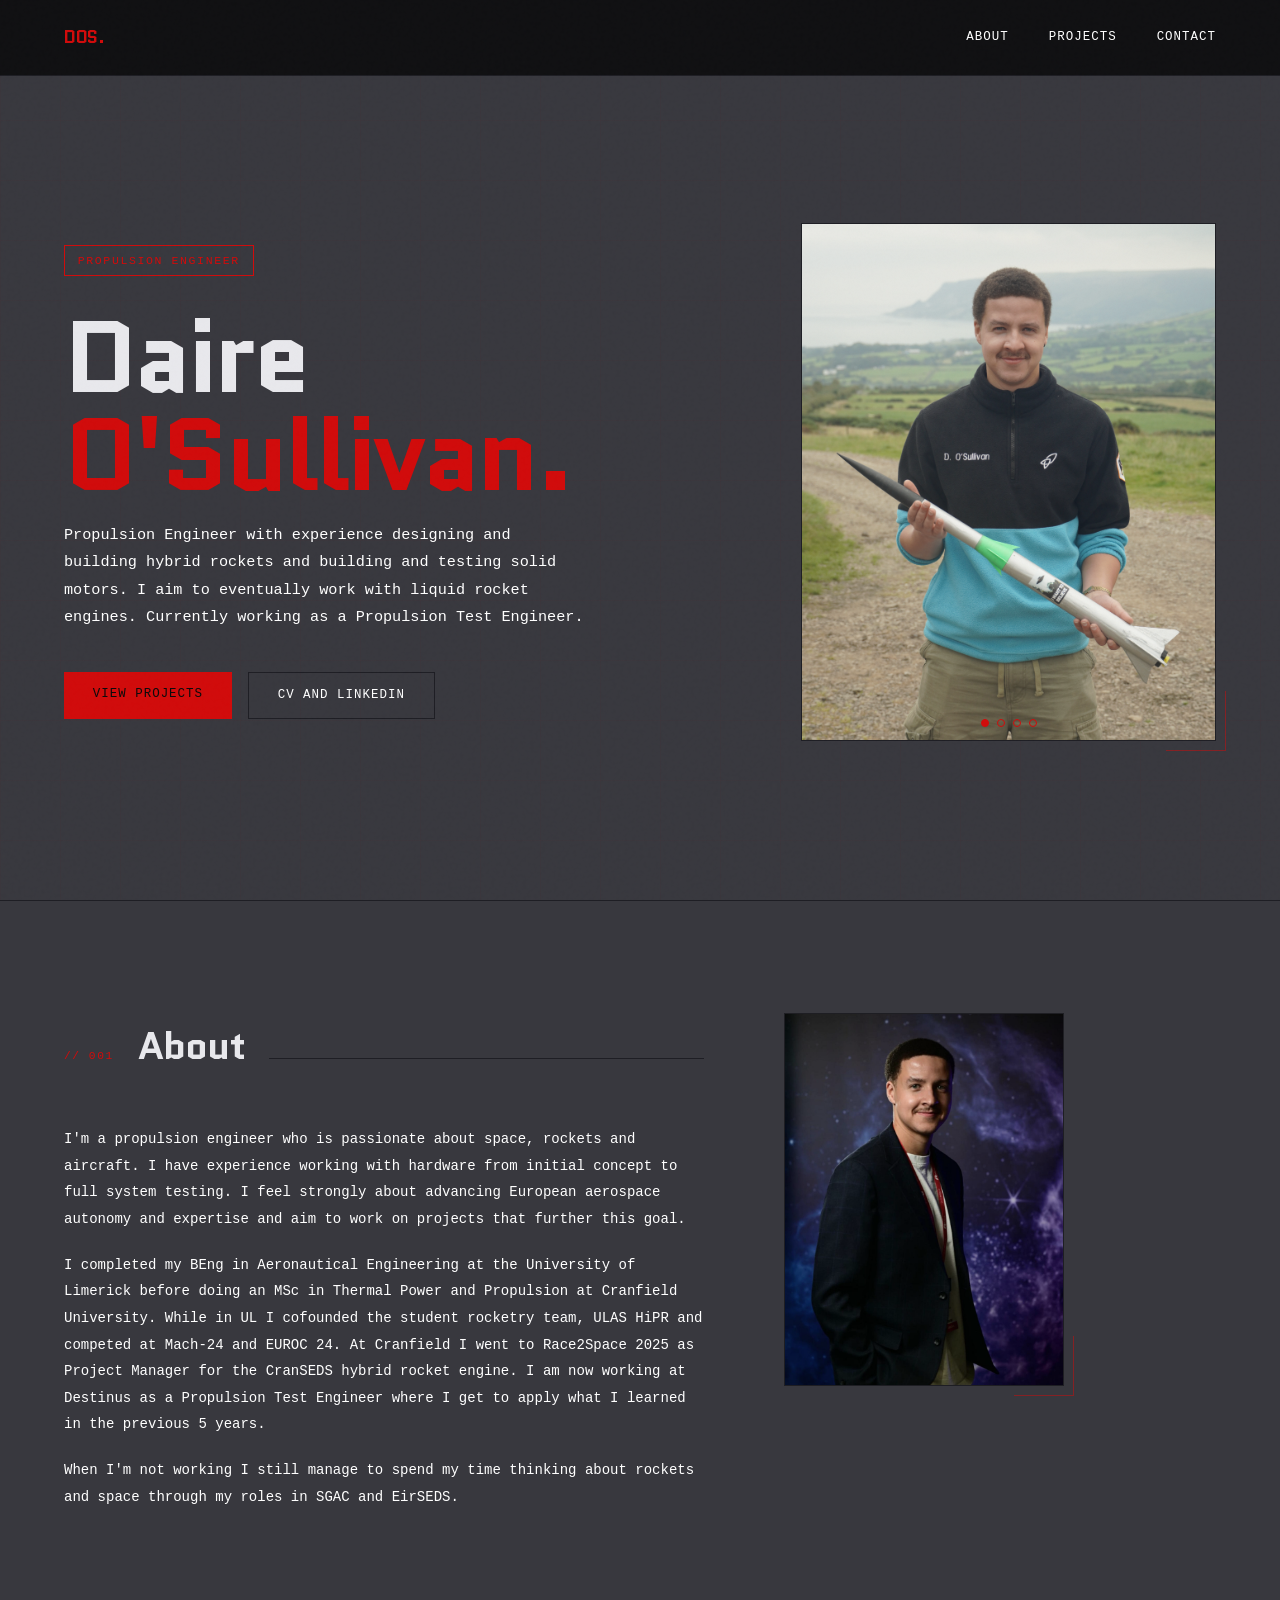
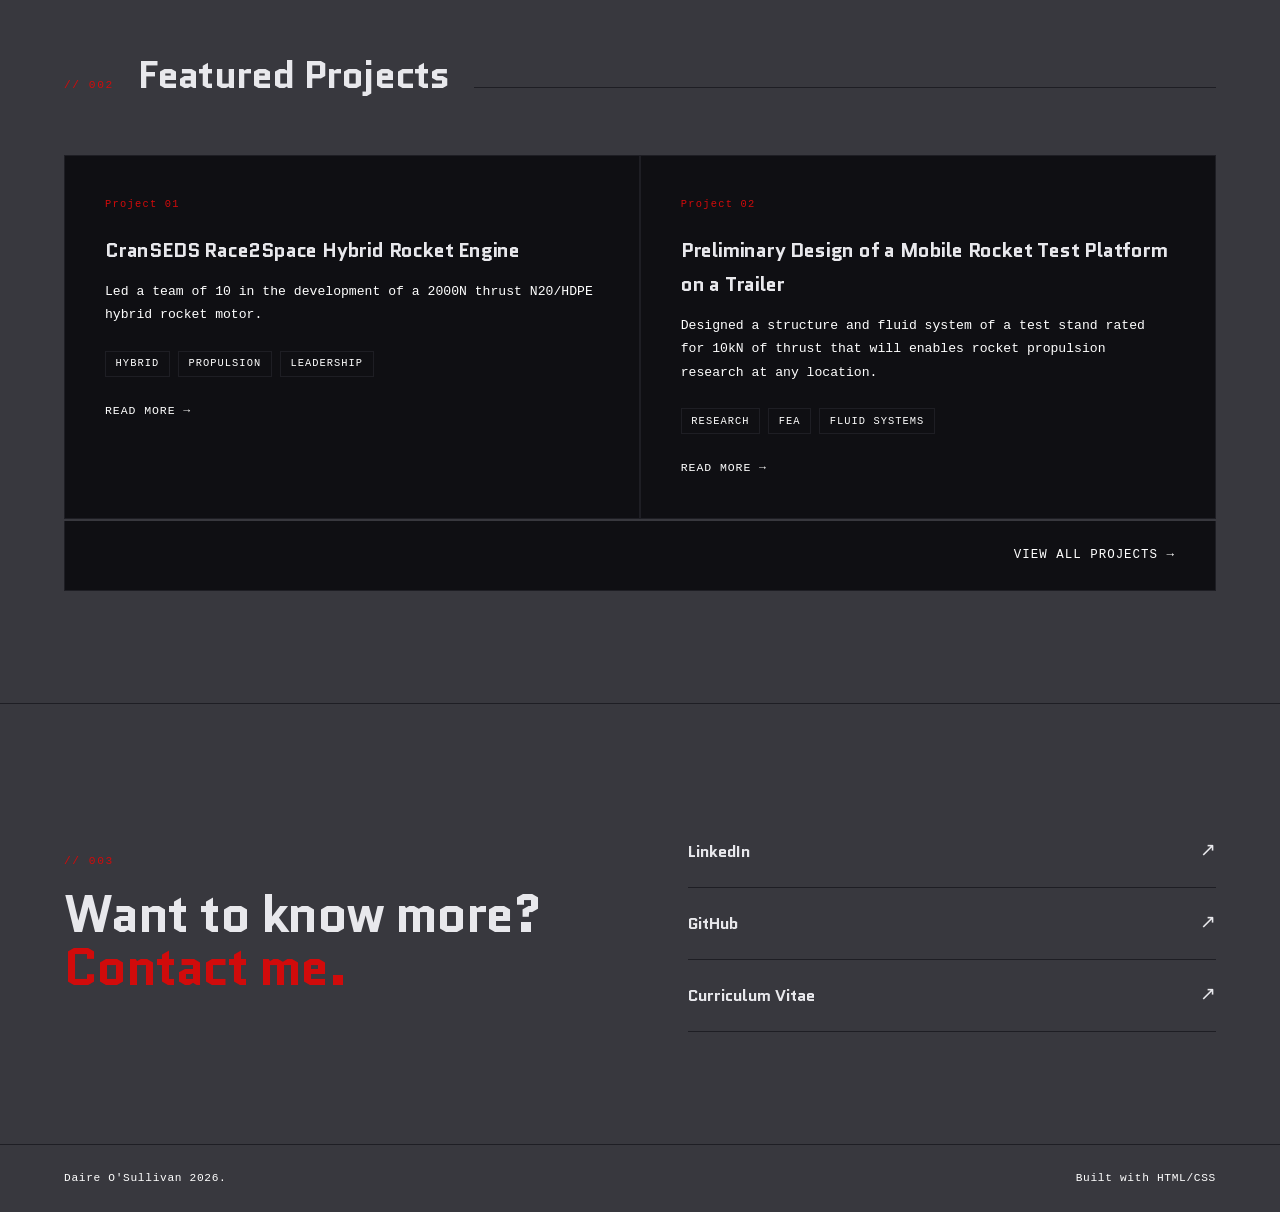
<file: index.html>
<!DOCTYPE html>
<html lang="en">
<head>
  <meta charset="UTF-8" />
  <meta name="viewport" content="width=device-width, initial-scale=1.0"/>
  <title>Daire O'Sullivan — Propulsion Engineer</title>
  <link rel="preconnect" href="https://fonts.googleapis.com">
  <link href="https://fonts.googleapis.com/css2?family=Orbitron:wght@400..900&family=Quantico:ital,wght@0,400;0,700;1,400;1,700&display=swap" rel="stylesheet">
  <link rel="stylesheet" href="style.css">
  <link rel="icon" type="image/png" href="favicon.png">
  <style>
    /* HERO */
    .hero {
      min-height: 100vh;
      display: flex;
      align-items: center;
      padding: 4rem 4rem 0;
      position: relative;
      z-index: 1;
      overflow: visible;
    }

    .hero-inner { max-width: 900px; overflow: visible; }

    .hero-tag {
      display: inline-block;
      font-size: 0.72rem;
      letter-spacing: 0.14em;
      text-transform: uppercase;
      color: var(--accent);
      border: 1px solid var(--accent);
      padding: 0.3rem 0.8rem;
      margin-bottom: 2rem;
      animation: fadeUp 0.6s ease both;
    }

    .hero-name {
      font-family: 'Quantico', sans-serif;
      font-size: clamp(3.5rem, 8vw, 7rem);
      font-weight: 800;
      line-height: 0.95;
      letter-spacing: -0.03em;
      color: var(--text);
      margin-bottom: 1.2rem;
      animation: fadeUp 0.6s 0.1s ease both;
    }

    .hero-name span { color: var(--accent); display: block; }

    .hero-sub {
      font-size: 0.95rem;
      color: var(--muted);
      max-width: 520px;
      line-height: 1.8;
      margin-bottom: 2.5rem;
      animation: fadeUp 0.6s 0.2s ease both;
    }

    .hero-cta {
      display: flex;
      gap: 1rem;
      flex-wrap: wrap;
      animation: fadeUp 0.6s 0.3s ease both;
    }

    /* ABOUT */
    .about {
      padding: 7rem 4rem;
      position: relative;
      z-index: 1;
      border-top: 1px solid var(--border);
      
    }

    .about-inner {
  display: grid;
  grid-template-columns: 1fr 280px;
  gap: 5rem;
  align-items: start;
  max-width: 1000px;
}

@media (max-width: 768px) {
  .about-inner {
    grid-template-columns: 1fr;
    gap: 2rem;
  }
  .about-photo-wrap {
    max-width: 200px;
    margin: 0 auto;
  }
}

    .about-text p {
      color: var(--muted);
      margin-bottom: 1.2rem;
      line-height: 1.9;
    }

    .about-text p strong {
      color: var(--text);
      font-weight: 500;
    }

    .about-photo-wrap 
    { 
      position: relative; 
    }

    .about-photo {
      width: 100%;
      aspect-ratio: 3/4;
      object-fit: cover;
      display: block;
      border: 1px solid var(--border);
      filter: grayscale(20%);
    }

    .about-photo-wrap::after {
      content: '';
      position: absolute;
      bottom: -10px; right: -10px;
      width: 60px; height: 60px;
      border-right: 1px solid var(--accent);
      border-bottom: 1px solid var(--accent);
      opacity: 0.5;
    }

    /* FEATURED PROJECTS */
    .featured {
      padding: 0 4rem 7rem;
      position: relative;
      z-index: 1;
    }

    .featured-footer {
      margin-top: 1.5px;
      background: var(--card-bg);
      border: 1.5px solid var(--border);
      border-top: none;
      padding: 1.5rem 2.5rem;
      display: flex;
      justify-content: flex-end;
    }

    .view-all {
      font-size: 0.78rem;
      letter-spacing: 0.08em;
      text-transform: uppercase;
      color: var(--muted);
      text-decoration: none;
      display: flex;
      align-items: center;
      gap: 0.5rem;
      transition: color 0.2s;
    }

    .view-all:hover { color: var(--accent); }

    /* CONTACT */
    .contact {
      padding: 7rem 4rem;
      border-top: 1px solid var(--border);
      display: grid;
      grid-template-columns: 1fr 1fr;
      gap: 6rem;
      align-items: center;
      position: relative;
      z-index: 1;
    }

    .contact-headline {
      font-family: 'Quantico', sans-serif;
      font-size: clamp(2.2rem, 4vw, 3.5rem);
      font-weight: 800;
      letter-spacing: -0.03em;
      line-height: 1.05;
    }

    .contact-headline span { color: var(--accent); }

    .contact-links { display: flex; flex-direction: column; }

    .contact-item {
      display: flex;
      justify-content: space-between;
      align-items: center;
      padding: 1.2rem 0;
      border-bottom: 1px solid var(--border);
      text-decoration: none;
      color: var(--text);
      transition: all 0.2s;
    }

    .contact-item:hover { color: var(--accent); }

    .contact-item-label {
      font-size: 0.72rem;
      letter-spacing: 0.1em;
      text-transform: uppercase;
      color: var(--muted);
      margin-bottom: 0.2rem;
    }

    .contact-item:hover .contact-item-label { color: var(--accent); }

    .contact-item-value {
      font-family: 'Quantico', sans-serif;
      font-size: 1rem;
      font-weight: 600;
    }

    .arrow {
      font-size: 1.2rem;
      transition: transform 0.2s;
    }

    .contact-item:hover .arrow { transform: translate(4px, -4px); }

    @media (max-width: 768px) {
      .hero { padding: 8rem 1.5rem 4rem; min-height: auto; }
      .about { padding: 4rem 1.5rem; }
      .featured { padding: 0 1.5rem 4rem; }
      .contact { padding: 4rem 1.5rem; grid-template-columns: 1fr; gap: 3rem; }
    }
  </style>
</head>
<body>

  <nav>
    <a href="index.html" class="nav-logo">DOS.</a>
    <ul class="nav-links">
      <li><a href="#about">About</a></li>
      <li><a href="projects-home.html">Projects</a></li>
      <li><a href="#contact">Contact</a></li>
    </ul>
  </nav>

  <!-- HERO -->
  <section class="hero">
    <div class="hero-inner">
      <div class="hero-tag">Propulsion Engineer</div>
      <h1 class="hero-name">
        Daire<br>
        <span>O'Sullivan.</span>
      </h1>
      <p class="hero-sub">
        Propulsion Engineer with experience designing and building hybrid rockets and building and testing solid motors. I aim to eventually work with liquid rocket engines. 
        Currently working as a Propulsion Test Engineer.
      </p>
      <div class="hero-cta">
        <a href="projects-home.html" class="btn btn-primary">View Projects</a>
        <a href="#contact" class="btn btn-outline">CV and LinkedIn</a>
      </div>
    </div>
    <div class="hero-slideshow-wrap">
  <div class="hero-slideshow">
    <figure class="slide"><img src="pics/hold_rocket.JPG" alt="Holding 'I Want To Believe' in Cushendall"></figure>
    <figure class="slide"><img src="pics/poster_pic.jpg" alt="Presenting at the UK Space Conference" loading="lazy"></figure>
    <figure class="slide"><img src="pics/man_and_hybrid.jpg" alt="Posing next to Churro="lazy"></figure>
    <figure class="slide"><img src="pics/r2s_presentation.jpg" alt="Presenting at the Race2Space symposium="lazy"></figure>
    <div class="slide-dots"></div>
  </div>
</div>
  </section>

  <!-- ABOUT -->
  <section class="about" id="about">
  <div class="about-inner">
    <div>
      <div class="section-header reveal">
        <span class="section-label">// 001</span>
        <h2 class="section-title">About</h2>
        <div class="section-line"></div>
      </div>
      <div class="about-text reveal">
        <p>
          I'm a propulsion engineer who is passionate about space, rockets and aircraft.
          I have experience working with hardware from initial concept to full system testing.
          I feel strongly about advancing European aerospace autonomy and expertise and aim to work on projects that further this goal.
        </p>
        <p>
          I completed my BEng in Aeronautical Engineering at the University of Limerick before doing an MSc in Thermal Power and Propulsion at Cranfield University.
          While in UL I cofounded the student rocketry team, ULAS HiPR and competed at Mach-24 and EUROC 24. 
          At Cranfield I went to Race2Space 2025 as Project Manager for the CranSEDS hybrid rocket engine. 
          I am now working at Destinus as a Propulsion Test Engineer where I get to apply what I learned in the previous 5 years.
        </p>
        <p>
          When I'm not working I still manage to spend my time thinking about rockets and space through my roles in SGAC and EirSEDS.
        </p>
      </div>
    </div>
    <div class="about-photo-wrap reveal">
      <img src="photo.jpg" alt="Daire O'Sullivan" class="about-photo">
    </div>
  </div>
</section>

  <!-- FEATURED PROJECTS -->
  <section class="featured" id="projects">
    <div class="section-header reveal">
      <span class="section-label">// 002</span>
      <h2 class="section-title">Featured Projects</h2>
      <div class="section-line"></div>
    </div>

    <div class="projects-grid">
      <a href="project-hybrid.html" class="project-card reveal">
        <span class="project-index">Project 01</span>
        <h3 class="project-title">CranSEDS Race2Space Hybrid Rocket Engine</h3>
        <p class="project-desc">
          Led a team of 10 in the development of a 2000N thrust N20/HDPE hybrid rocket motor.
        </p>
        <div class="project-tags">
          <span class="tag">Hybrid</span>
          <span class="tag">Propulsion</span>
          <span class="tag">Leadership</span>
        </div>
        <span class="project-more">Read more →</span>
      </a>

      <a href="project-test stand.html" class="project-card reveal">
        <span class="project-index">Project 02</span>
        <h3 class="project-title"> Preliminary Design of a Mobile Rocket Test Platform on a Trailer</h3>
        <p class="project-desc">
          Designed a structure and fluid system of a test stand rated for 10kN of thrust that will enables rocket propulsion research at any location. 
        </p>
        <div class="project-tags">
          <span class="tag">Research</span>
          <span class="tag">FEA</span>
          <span class="tag">Fluid Systems</span>
        </div>
        <span class="project-more">Read more →</span>
      </a>
    </div>

    <div class="featured-footer">
      <a href="projects-home.html" class="view-all">View all projects →</a>
    </div>
  </section>

  <!-- CONTACT -->
  <section class="contact" id="contact">
    <div class="reveal">
      <div class="section-label" style="margin-bottom:1rem">// 003</div>
      <h2 class="contact-headline">
        Want to know more?<br>
        <span>Contact me.</span>
      </h2>
    </div>
    <div class="contact-links reveal">
      <!--<a href="mailto:you@email.com" class="contact-item">
        <div>
          <div class="contact-item-label">Email</div>
          <div class="contact-item-value">you@email.com</div>
        </div>
        <span class="arrow">↗</span>
      </a>-->
      <a href="https://www.linkedin.com/in/daire-o-sullivan-aeronautical/" class="contact-item" target="_blank">
        <div>
          <div class="contact-item-value">LinkedIn</div>
          <!--<div class="contact-item-value">https://www.linkedin.com/in/daire-o-sullivan-aeronautical/</div>-->
        </div>
        <span class="arrow">↗</span>
      </a>
      <a href="https://github.com/djos42" class="contact-item" target="_blank">
        <div>
          <div class="contact-item-value">GitHub</div>
          <!--<div class="contact-item-value">github.com/yourusername</div>-->
        </div>
        <span class="arrow">↗</span>
      </a>
      <a href="documents\DOS CV October 2026.pdf" class="contact-item" target="_blank">
        <div>
          <div class="contact-item-value">Curriculum Vitae</div>
          <!--<div class="contact-item-value">Download PDF</div>-->
        </div>
        <span class="arrow">↗</span>
      </a>
    </div>
  </section>

  <footer>
    <p>Daire O'Sullivan 2026.</p>
    <p>Built with HTML/CSS </p>
  </footer>

  <script>
    const reveals = document.querySelectorAll('.reveal');
    const observer = new IntersectionObserver((entries) => {
      entries.forEach((entry, i) => {
        if (entry.isIntersecting) {
          setTimeout(() => entry.target.classList.add('visible'), i * 80);
          observer.unobserve(entry.target);
        }
      });
    }, { threshold: 0.1 });
    reveals.forEach(el => observer.observe(el));

    const slides = document.querySelectorAll('.hero-slideshow .slide');
const dotsWrap = document.querySelector('.slide-dots');
const wrap = document.querySelector('.hero-slideshow-wrap');
let current = 0, timer;

slides.forEach((_, i) => {
  const b = document.createElement('button');
  b.setAttribute('aria-label', 'Show slide ' + (i + 1));
  b.addEventListener('click', () => { show(i); stop(); start(); });
  dotsWrap.appendChild(b);
});
const dots = dotsWrap.querySelectorAll('button');

function show(i) {
  slides[current].classList.remove('active');
  dots[current].classList.remove('active');
  current = i;
  slides[current].classList.add('active');
  dots[current].classList.add('active');
}
function start() {
  if (!window.matchMedia('(prefers-reduced-motion: reduce)').matches) {
    timer = setInterval(() => show((current + 1) % slides.length), 5000);
  }
}
function stop() { clearInterval(timer); }

wrap.addEventListener('mouseenter', stop);
wrap.addEventListener('mouseleave', start);

show(0);
start();
  </script>

</body>
</html>
</file>
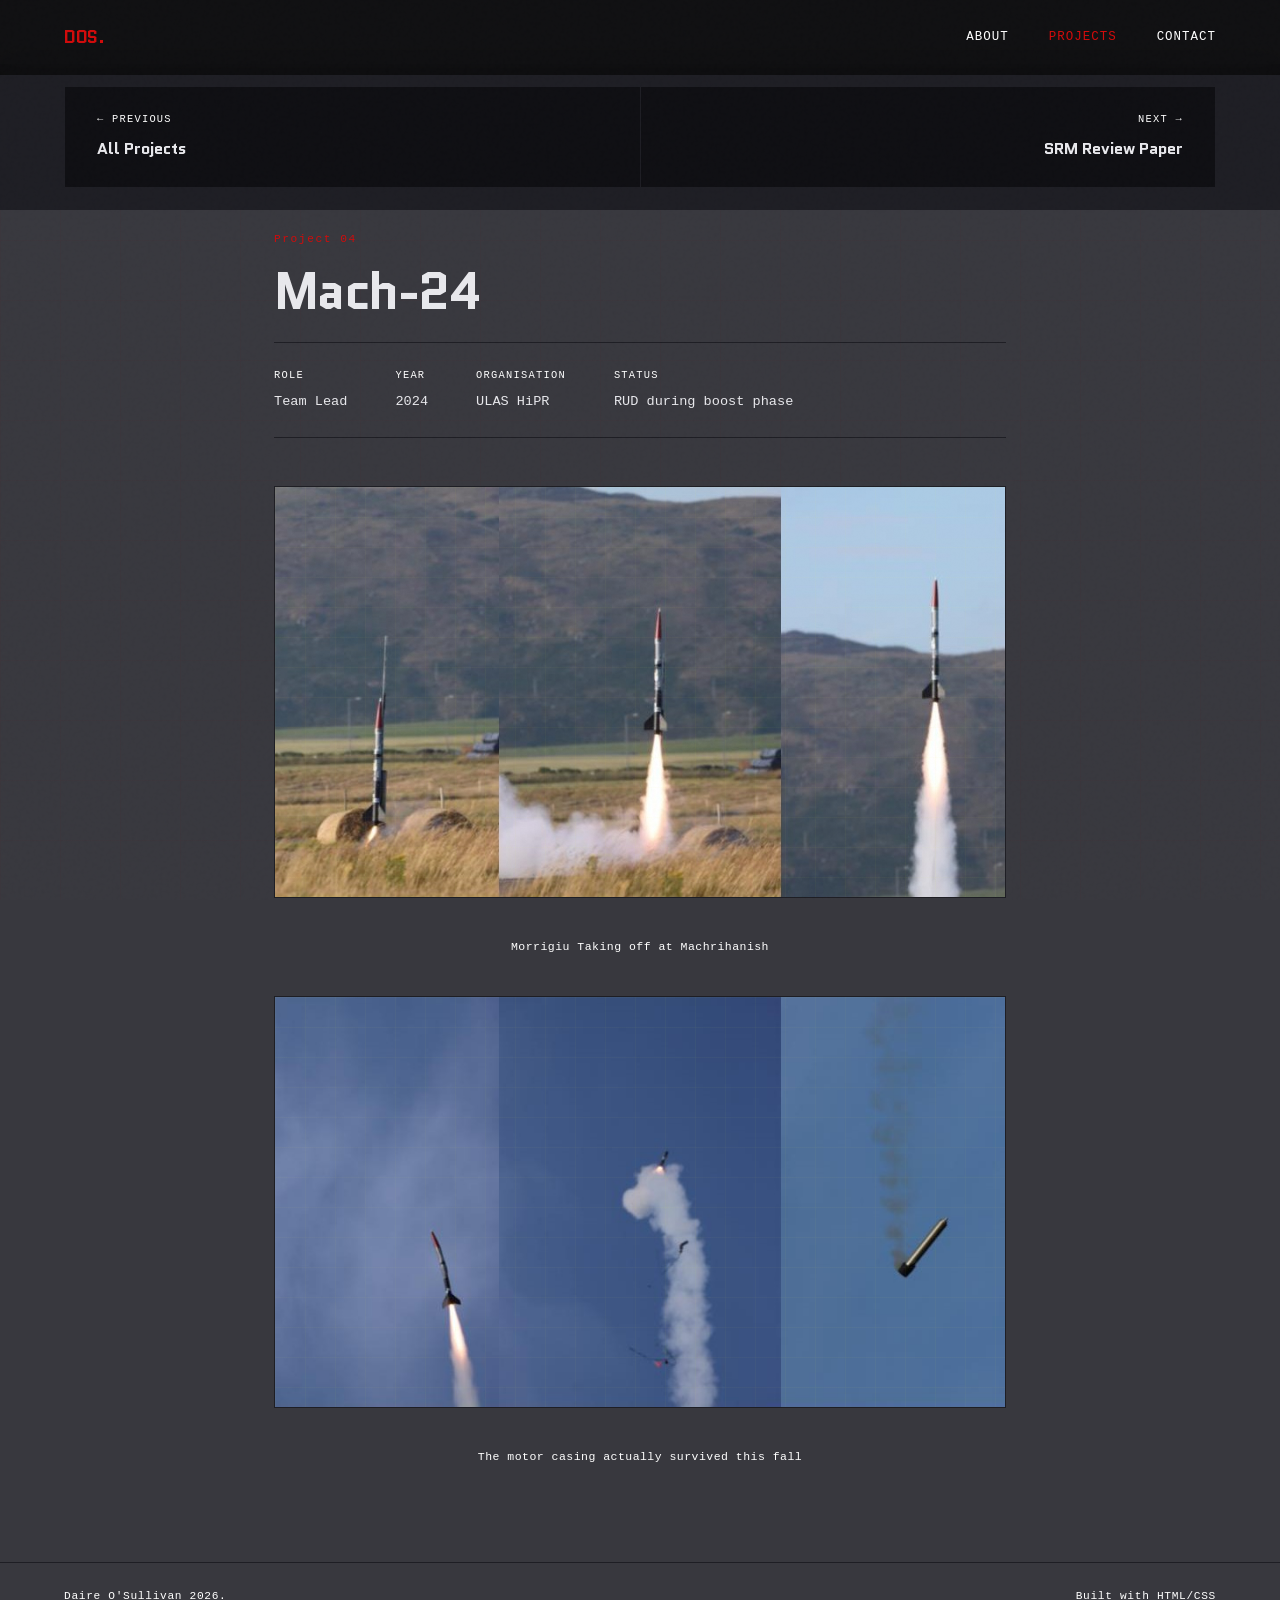
<file: project-believe.html>
<!DOCTYPE html>
<html lang="en">
<head>
  <meta charset="UTF-8" />
  <meta name="viewport" content="width=device-width, initial-scale=1.0"/>
  <title>Daire O'Sullivan — Propulsion Engineer</title>
  <link rel="preconnect" href="https://fonts.googleapis.com">
  <link href="https://fonts.googleapis.com/css2?family=Orbitron:wght@400..900&family=Quantico:ital,wght@0,400;0,700;1,400;1,700&display=swap" rel="stylesheet">
  <link rel="stylesheet" href="style.css">
  <link rel="icon" type="image/png" href="favicon.png">
  <style>
    .project-page {
      position: relative;
      z-index: 1;
      max-width: 860px;
      margin: 0 auto;
      padding: 10rem 4rem 6rem;
    }

    .back-link {
      display: inline-flex;
      align-items: center;
      gap: 0.5rem;
      font-size: 0.72rem;
      letter-spacing: 0.08em;
      text-transform: uppercase;
      color: var(--muted);
      text-decoration: none;
      margin-bottom: 3rem;
      transition: color 0.2s;
      animation: fadeUp 0.4s ease both;
    }

    .back-link:hover { color: var(--accent); }

    .project-meta {
      margin-bottom: 3rem;
      animation: fadeUp 0.5s 0.05s ease both;
    }

    .project-meta-index {
      font-size: 0.7rem;
      letter-spacing: 0.14em;
      color: var(--accent);
      margin-bottom: 1rem;
      display: block;
    }

    .project-page-title {
      font-family: 'Quantico', sans-serif;
      font-size: clamp(2rem, 4vw, 3.2rem);
      font-weight: 800;
      letter-spacing: -0.03em;
      line-height: 1.05;
      margin-bottom: 1.5rem;
    }

    .project-meta-row {
      display: flex;
      gap: 3rem;
      flex-wrap: wrap;
      padding: 1.5rem 0;
      border-top: 1px solid var(--border);
      border-bottom: 1px solid var(--border);
    }

    .meta-item-label {
      font-size: 0.65rem;
      letter-spacing: 0.12em;
      text-transform: uppercase;
      color: var(--muted);
      margin-bottom: 0.3rem;
    }

    .meta-item-value {
      font-size: 0.85rem;
      color: var(--text);
    }

    /* IMAGE PLACEHOLDER */
    .project-image {
      width: 100%;
      aspect-ratio: 16/9;
      background: var(--surface);
      border: 1px solid var(--border);
      display: flex;
      align-items: center;
      justify-content: center;
      color: var(--muted);
      font-size: 0.75rem;
      letter-spacing: 0.1em;
      text-transform: uppercase;
      margin: 2.5rem 0;
      position: relative;
      overflow: hidden;
    }

    .project-image::before {
      content: '';
      position: absolute;
      inset: 0;
      background:
        linear-gradient(rgba(232,240,74,0.03) 1px, transparent 1px),
        linear-gradient(90deg, rgba(232,240,74,0.03) 1px, transparent 1px);
      background-size: 30px 30px;
    }

    .project-image img {
      width: 100%;
      height: 100%;
      object-fit: cover;
    }

    .project-image video {
  width: 100%;
  height: 100%;
  object-fit: cover;
  display: block;
    }


    figure {
  margin: 2.5rem 0;
}

figcaption {
  font-size: 0.72rem;
  color: var(--muted);
  text-align: center;
  margin-top: 0.6rem;
  letter-spacing: 0.04em;
  line-height: 1.6;
}

    /* CONTENT */
    .project-body {
      animation: fadeUp 0.5s 0.15s ease both;
    }

    .project-body h2 {
      font-family: 'Quantico', sans-serif;
      font-size: 1.3rem;
      font-weight: 700;
      letter-spacing: -0.01em;
      margin: 2.5rem 0 1rem;
      color: var(--text);
    }

    .project-body h2:first-child { margin-top: 0; }

    .project-body p {
      color: var(--muted);
      line-height: 1.9;
      margin-bottom: 1rem;
    }

    .project-body p strong {
      color: var(--text);
      font-weight: 500;
    }

    .project-body ul {
      list-style: none;
      margin-bottom: 1rem;
    }

    .project-body ul li {
      color: var(--muted);
      line-height: 1.9;
      padding-left: 1.2rem;
      position: relative;
    }

    .project-body ul li::before {
      content: '—';
      position: absolute;
      left: 0;
      color: var(--accent);
    }

    /* RESULTS CALLOUT */
    .results-grid {
      display: grid;
      grid-template-columns: repeat(3, 1fr);
      gap: 1px;
      background: var(--border);
      border: 1px solid var(--border);
      margin: 2rem 0;
    }

    .result-item {
      background: var(--card-bg);
      padding: 1.5rem;
    }

    .result-number {
      font-family: 'Quantico', sans-serif;
      font-size: 2rem;
      font-weight: 800;
      color: var(--accent);
      line-height: 1;
      margin-bottom: 0.3rem;
    }

    .result-label {
      font-size: 0.7rem;
      letter-spacing: 0.1em;
      text-transform: uppercase;
      color: var(--muted);
    }

    /* LINKS */
    .project-links-section {
      margin-top: 3rem;
      padding-top: 2rem;
      border-top: 1px solid var(--border);
      display: flex;
      gap: 1rem;
    }

    /* NAV BETWEEN PROJECTS */
    .project-nav {
      display: grid;
      grid-template-columns: 1fr 1fr;
      gap: 1px;
      background: var(--border);
      border: 1px solid var(--border);
      margin: 4rem 0 0;
    }

    .project-nav-item {
      background: var(--card-bg);
      padding: 1.5rem 2rem;
      text-decoration: none;
      color: var(--text);
      transition: background 0.2s;
    }

    .project-nav-item:hover { background: #13131a; }

    .project-nav-item.next { text-align: right; }

    .project-nav-dir {
      font-size: 0.65rem;
      letter-spacing: 0.12em;
      text-transform: uppercase;
      color: var(--muted);
      margin-bottom: 0.4rem;
    }

    .project-nav-title {
      font-family: 'Quantico', sans-serif;
      font-size: 1rem;
      font-weight: 700;
      color: var(--text);
    }

    .project-nav-item:hover .project-nav-title { color: var(--accent); }

    @media (max-width: 768px) {
      .project-page { padding: 8rem 1.5rem 4rem; }
      .results-grid { grid-template-columns: 1fr; }
      .project-nav { grid-template-columns: 1fr; }
    }
  </style>
</head>
<body>

  <nav>
    <a href="index.html" class="nav-logo">DOS.</a>
    <ul class="nav-links">
      <li><a href="index.html#about">About</a></li>
      <li><a href="projects-home.html" class="active">Projects</a></li>
      <li><a href="index.html#contact">Contact</a></li>
    </ul>
  </nav>

  <article class="project-page">

    <a href="projects-home.html" class="back-link">← All Projects</a>

    <div class="project-meta">
      <span class="project-meta-index">Project 04</span>
      <h1 class="project-page-title">Mach-24</h1>

      <div class="project-meta-row">
        <div>
          <div class="meta-item-label">Role</div>
          <div class="meta-item-value">Team Lead</div>
        </div>
        <div>
          <div class="meta-item-label">Year</div>
          <div class="meta-item-value">2024</div>
        </div>
        <div>
          <div class="meta-item-label">Organisation</div>
          <div class="meta-item-value">ULAS HiPR</div>
        </div>
        <div>
          <div class="meta-item-label">Status</div>
          <div class="meta-item-value">RUD during boost phase</div>
        </div>
      </div>
    </div>

    <!-- Replace src with your actual image -->
    <div class="project-image">
      <img src="pics\mach_launch.jpg" alt="morrigiu launch">
    </div>
    <figcaption>Morrigiu Taking off at Machrihanish</figcaption>
  </figure>

    <div class="project-body">

      <!--<h2>Overview</h2>
      <p>
        Brief summary of the project — what it is, why it exists, and what you set out to accomplish.
        Keep this tight: two or three sentences that give the reader the full picture fast.
      </p>

      <h2>Problem</h2>
      <p>
        Describe the engineering problem or design challenge you were solving. What constraints did you work within?
        What made it hard? This is where you show you understand the domain, not just the tools.
      </p>

      <h2>My Approach</h2>
      <p>
        Walk through how you tackled it. What analysis did you run? What trades did you make?
        Be specific — the details are what differentiate an engineer's portfolio from a resume bullet.
      </p>
      <ul>
        <li>Injector element sizing using Hewitt correlation and CEA outputs</li>
        <li>Acoustic stability analysis with quarter-wave resonator placement</li>
        <li>Thermal analysis of chamber wall with regenerative cooling channels</li>
      </ul>
    

      <h2>Results</h2>
      <div class="results-grid">
        <div class="result-item">
          <div class="result-number">588N</div>
          <div class="result-label">Average Thrust</div>
        </div>
        <div class="result-item">
          <div class="result-number">145s</div>
          <div class="result-label">Isp</div>
        </div>
        <div class="result-item">
          <div class="result-number">4506Ns</div>
          <div class="result-label">Impulse</div>
        </div>
      </div>
      -->
      <!--<p>
        Any additional context on results — what you learned, what you'd do differently, what came next.
      </p> -->
    <figure></figure>
    <div class="project-image">
      <img src="pics\mach_demise.jpg" alt="rocket plots">
    </div>
    <figcaption>The motor casing actually survived this fall</figcaption>
  </figure>


      <!--<p>
      Any additional context on results — what you learned, what you'd do differently, what came next.
      </p>
      <a href="SUN_Poster.pdf" class="btn btn-primary" target="_blank">CDR →</a>-->

     </div>

    <nav class="project-nav">
      <a href="projects-home.html" class="project-nav-item">
        <div class="project-nav-dir">← Previous</div>
        <div class="project-nav-title">All Projects</div>
      </a>
      <a href="project-solid-paper.html" class="project-nav-item next">
        <div class="project-nav-dir">Next →</div>
        <div class="project-nav-title">SRM Review Paper</div>
      </a>
    </nav>

  </article>

  <footer>
    <p>Daire O'Sullivan 2026.</p>
    <p>Built with HTML/CSS </p>
  </footer>

</body>
</html>
</file>
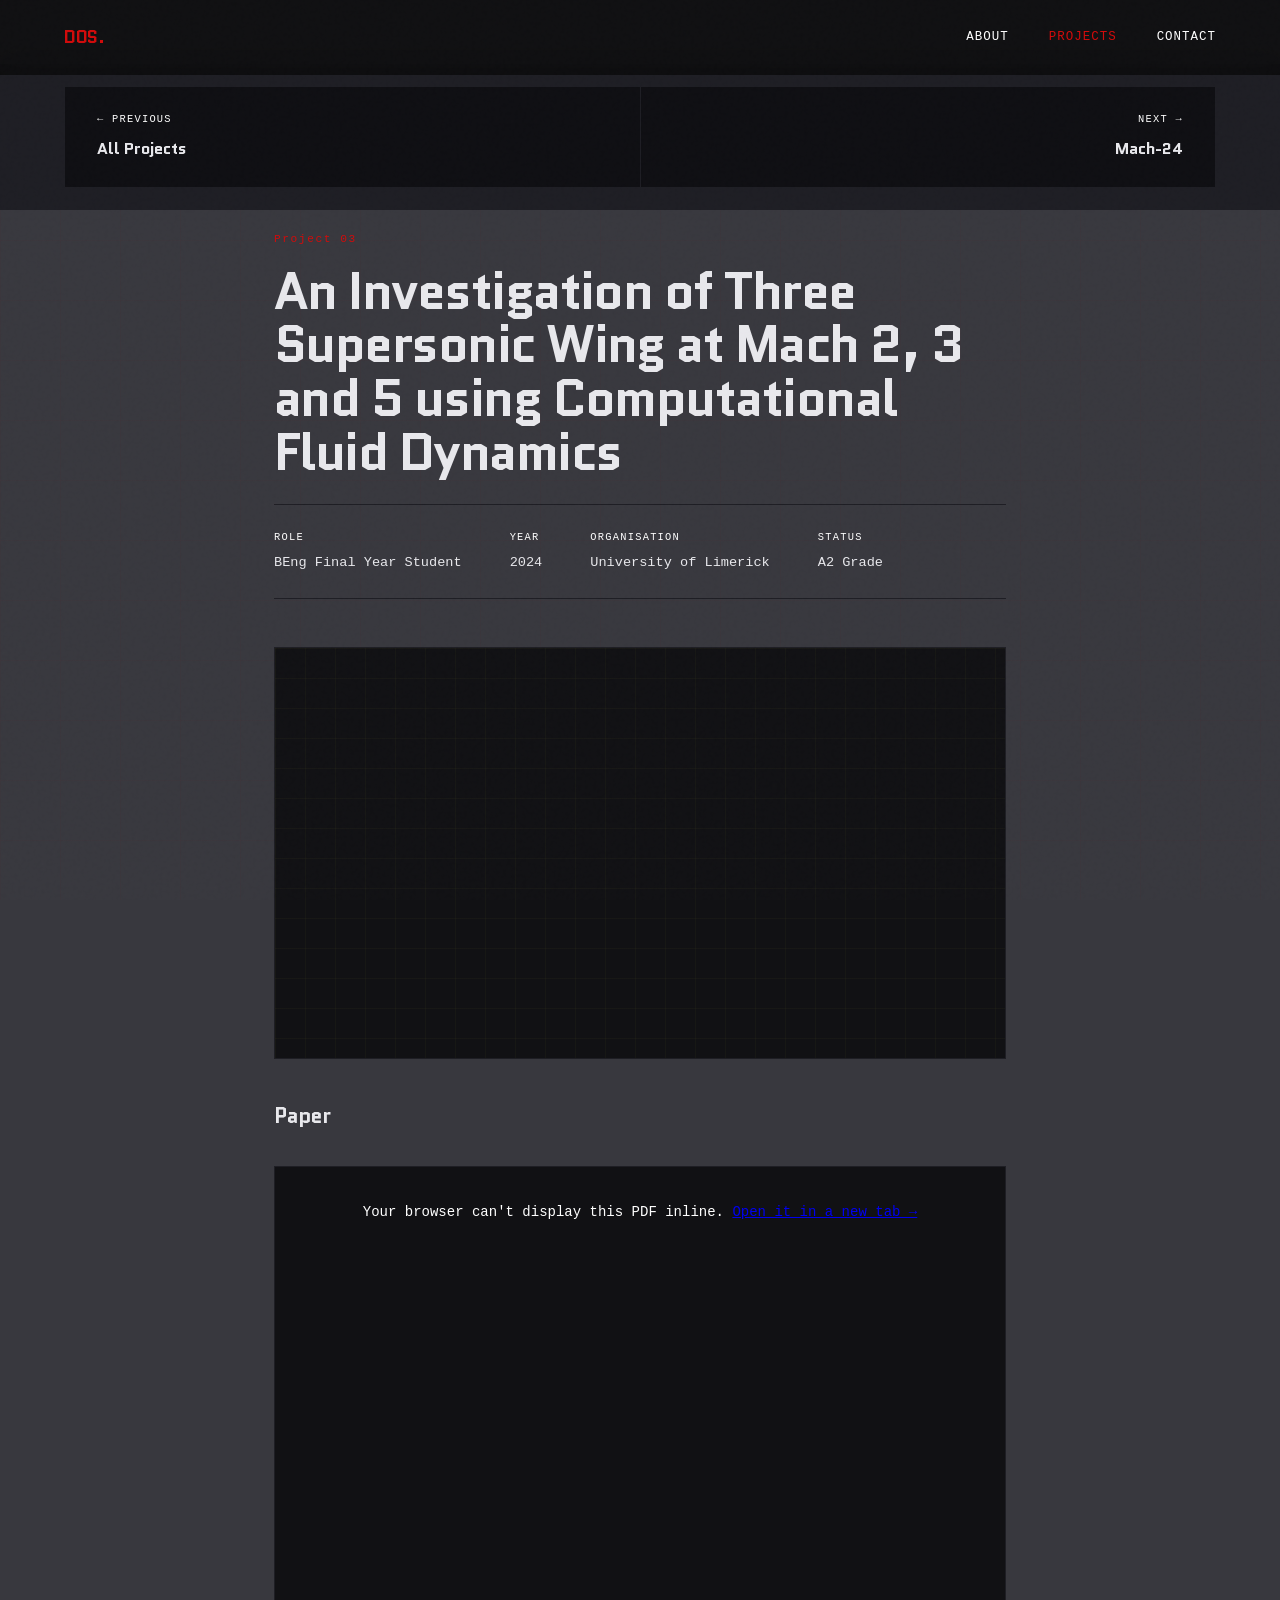
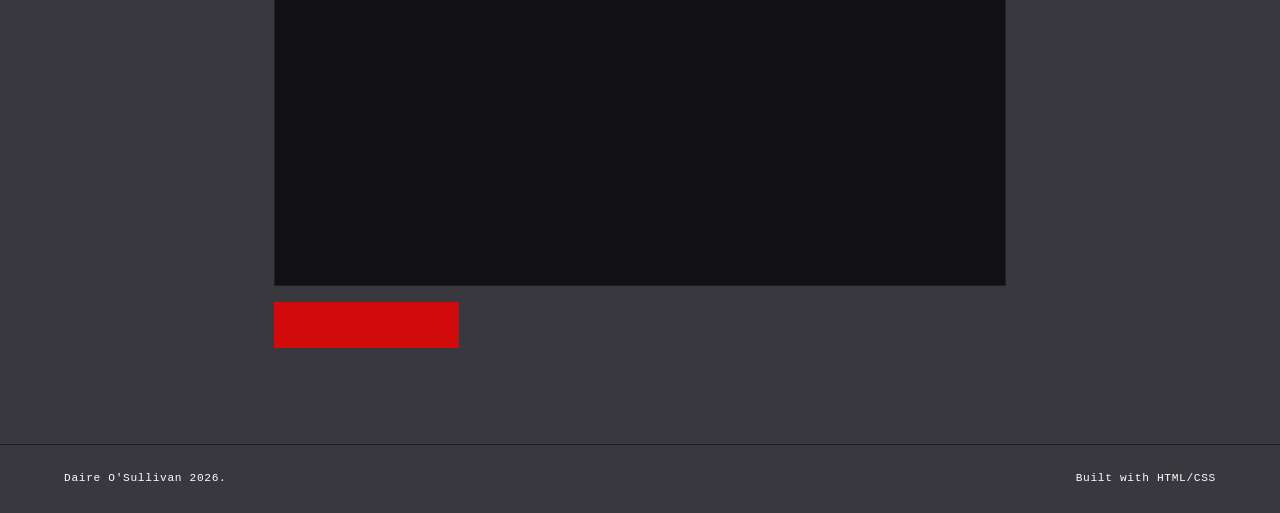
<file: project-beng thesis.html>
<!DOCTYPE html>
<html lang="en">
<head>
  <meta charset="UTF-8" />
  <meta name="viewport" content="width=device-width, initial-scale=1.0"/>
  <title>Daire O'Sullivan — Propulsion Engineer</title>
  <link rel="preconnect" href="https://fonts.googleapis.com">
  <link href="https://fonts.googleapis.com/css2?family=Orbitron:wght@400..900&family=Quantico:ital,wght@0,400;0,700;1,400;1,700&display=swap" rel="stylesheet">
  <link rel="stylesheet" href="style.css">
  <link rel="icon" type="image/png" href="favicon.png">
  <style>
    .project-page {
      position: relative;
      z-index: 1;
      max-width: 860px;
      margin: 0 auto;
      padding: 10rem 4rem 6rem;
    }

    .back-link {
      display: inline-flex;
      align-items: center;
      gap: 0.5rem;
      font-size: 0.72rem;
      letter-spacing: 0.08em;
      text-transform: uppercase;
      color: var(--muted);
      text-decoration: none;
      margin-bottom: 3rem;
      transition: color 0.2s;
      animation: fadeUp 0.4s ease both;
    }

    .back-link:hover { color: var(--accent); }

    .project-meta {
      margin-bottom: 3rem;
      animation: fadeUp 0.5s 0.05s ease both;
    }

    .project-meta-index {
      font-size: 0.7rem;
      letter-spacing: 0.14em;
      color: var(--accent);
      margin-bottom: 1rem;
      display: block;
    }

    .project-page-title {
      font-family: 'Quantico', sans-serif;
      font-size: clamp(2rem, 4vw, 3.2rem);
      font-weight: 800;
      letter-spacing: -0.03em;
      line-height: 1.05;
      margin-bottom: 1.5rem;
    }

    .project-meta-row {
      display: flex;
      gap: 3rem;
      flex-wrap: wrap;
      padding: 1.5rem 0;
      border-top: 1px solid var(--border);
      border-bottom: 1px solid var(--border);
    }

    .meta-item-label {
      font-size: 0.65rem;
      letter-spacing: 0.12em;
      text-transform: uppercase;
      color: var(--muted);
      margin-bottom: 0.3rem;
    }

    .meta-item-value {
      font-size: 0.85rem;
      color: var(--text);
    }

    /* IMAGE PLACEHOLDER */
    .project-image {
      width: 100%;
      aspect-ratio: 16/9;
      background: var(--surface);
      border: 1px solid var(--border);
      display: flex;
      align-items: center;
      justify-content: center;
      color: var(--muted);
      font-size: 0.75rem;
      letter-spacing: 0.1em;
      text-transform: uppercase;
      margin: 2.5rem 0;
      position: relative;
      overflow: hidden;
    }

    .project-image::before {
      content: '';
      position: absolute;
      inset: 0;
      background:
        linear-gradient(rgba(232,240,74,0.03) 1px, transparent 1px),
        linear-gradient(90deg, rgba(232,240,74,0.03) 1px, transparent 1px);
      background-size: 30px 30px;
    }

    .project-image img {
      width: 100%;
      height: 100%;
      object-fit: cover;
    }

    .project-image video {
  width: 100%;
  height: 100%;
  object-fit: cover;
  display: block;
    }

    /* CONTENT */
    .project-body {
      animation: fadeUp 0.5s 0.15s ease both;
    }

    .project-body h2 {
      font-family: 'Quantico', sans-serif;
      font-size: 1.3rem;
      font-weight: 700;
      letter-spacing: -0.01em;
      margin: 2.5rem 0 1rem;
      color: var(--text);
    }

    .project-body h2:first-child { margin-top: 0; }

    .project-body p {
      color: var(--muted);
      line-height: 1.9;
      margin-bottom: 1rem;
    }

    .project-body p strong {
      color: var(--text);
      font-weight: 500;
    }

    .project-body ul {
      list-style: none;
      margin-bottom: 1rem;
    }

    .project-body ul li {
      color: var(--muted);
      line-height: 1.9;
      padding-left: 1.2rem;
      position: relative;
    }

    .project-body ul li::before {
      content: '—';
      position: absolute;
      left: 0;
      color: var(--accent);
    }

    /* RESULTS CALLOUT */
    .results-grid {
      display: grid;
      grid-template-columns: repeat(3, 1fr);
      gap: 1px;
      background: var(--border);
      border: 1px solid var(--border);
      margin: 2rem 0;
    }

    .result-item {
      background: var(--card-bg);
      padding: 1.5rem;
    }

    .result-number {
      font-family: 'Quantico', sans-serif;
      font-size: 2rem;
      font-weight: 800;
      color: var(--accent);
      line-height: 1;
      margin-bottom: 0.3rem;
    }

    .result-label {
      font-size: 0.7rem;
      letter-spacing: 0.1em;
      text-transform: uppercase;
      color: var(--muted);
    }

    /* LINKS */
    .project-links-section {
      margin-top: 3rem;
      padding-top: 2rem;
      border-top: 1px solid var(--border);
      display: flex;
      gap: 1rem;
    }

    /* NAV BETWEEN PROJECTS */
    .project-nav {
      display: grid;
      grid-template-columns: 1fr 1fr;
      gap: 1px;
      background: var(--border);
      border: 1px solid var(--border);
      margin: 4rem 0 0;
    }

    .project-nav-item {
      background: var(--card-bg);
      padding: 1.5rem 2rem;
      text-decoration: none;
      color: var(--text);
      transition: background 0.2s;
    }

    .project-nav-item:hover { background: #13131a; }

    .project-nav-item.next { text-align: right; }

    .project-nav-dir {
      font-size: 0.65rem;
      letter-spacing: 0.12em;
      text-transform: uppercase;
      color: var(--muted);
      margin-bottom: 0.4rem;
    }

    .project-nav-title {
      font-family: 'Quantico', sans-serif;
      font-size: 1rem;
      font-weight: 700;
      color: var(--text);
    }

    .project-nav-item:hover .project-nav-title { color: var(--accent); }

    @media (max-width: 768px) {
      .project-page { padding: 8rem 1.5rem 4rem; }
      .results-grid { grid-template-columns: 1fr; }
      .project-nav { grid-template-columns: 1fr; }
    }
  </style>
</head>
<body>

  <nav>
    <a href="index.html" class="nav-logo">DOS.</a>
    <ul class="nav-links">
      <li><a href="index.html#about">About</a></li>
      <li><a href="projects-home.html" class="active">Projects</a></li>
      <li><a href="index.html#contact">Contact</a></li>
    </ul>
  </nav>

  <article class="project-page">

    <a href="projects-home.html" class="back-link">← All Projects</a>

    <div class="project-meta">
      <span class="project-meta-index">Project 03</span>
      <h1 class="project-page-title">An Investigation of Three Supersonic Wing at Mach 2, 3 and 5 using Computational Fluid Dynamics</h1>

      <div class="project-meta-row">
        <div>
          <div class="meta-item-label">Role</div>
          <div class="meta-item-value">BEng Final Year Student</div>
        </div>
        <div>
          <div class="meta-item-label">Year</div>
          <div class="meta-item-value">2024</div>
        </div>
        <div>
          <div class="meta-item-label">Organisation</div>
          <div class="meta-item-value">University of Limerick</div>
        </div>
        <div>
          <div class="meta-item-label">Status</div>
          <div class="meta-item-value">A2 Grade</div>
        </div>
      </div>
    </div>

    <!-- Replace src with your actual image -->
    <div class="project-image">
      <video autoplay loop muted playsinline>
        <source src="video\supersonic.mp4" type="video/mp4">
      </video>
    </div>
    </div>

    <div class="project-body">

      <!--<h2>Overview</h2>
      <p>
        Brief summary of the project — what it is, why it exists, and what you set out to accomplish.
        Keep this tight: two or three sentences that give the reader the full picture fast.
      </p>

      <h2>Problem</h2>
      <p>
        Describe the engineering problem or design challenge you were solving. What constraints did you work within?
        What made it hard? This is where you show you understand the domain, not just the tools.
      </p>

      <h2>My Approach</h2>
      <p>
        Walk through how you tackled it. What analysis did you run? What trades did you make?
        Be specific — the details are what differentiate an engineer's portfolio from a resume bullet.
      </p>
      <ul>
        <li>Injector element sizing using Hewitt correlation and CEA outputs</li>
        <li>Acoustic stability analysis with quarter-wave resonator placement</li>
        <li>Thermal analysis of chamber wall with regenerative cooling channels</li>
      </ul>
    -->

      <h2>Paper</h2>
      <div class="pdf-embed">
  <object data="documents/beng_thesis.pdf" type="application/pdf">
    <p>Your browser can't display this PDF inline.
      <a href="documents/beng_thesis.pdf" target="_blank">Open it in a new tab →</a>
    </p>
  </object>
</div>
      <a href="documents/beng_thesis.pdf" class="btn btn-primary" target="_blank">Open full PDF →</a>

      </div>

    <nav class="project-nav">
      <a href="projects-home.html" class="project-nav-item">
        <div class="project-nav-dir">← Previous</div>
        <div class="project-nav-title">All Projects</div>
      </a>
      <a href="project-mach.html" class="project-nav-item next">
        <div class="project-nav-dir">Next →</div>
        <div class="project-nav-title">Mach-24</div>
      </a>
    </nav>

  </article>

  <footer>
    <p>Daire O'Sullivan 2026.</p>
    <p>Built with HTML/CSS </p>
  </footer>

</body>
</html>
</file>
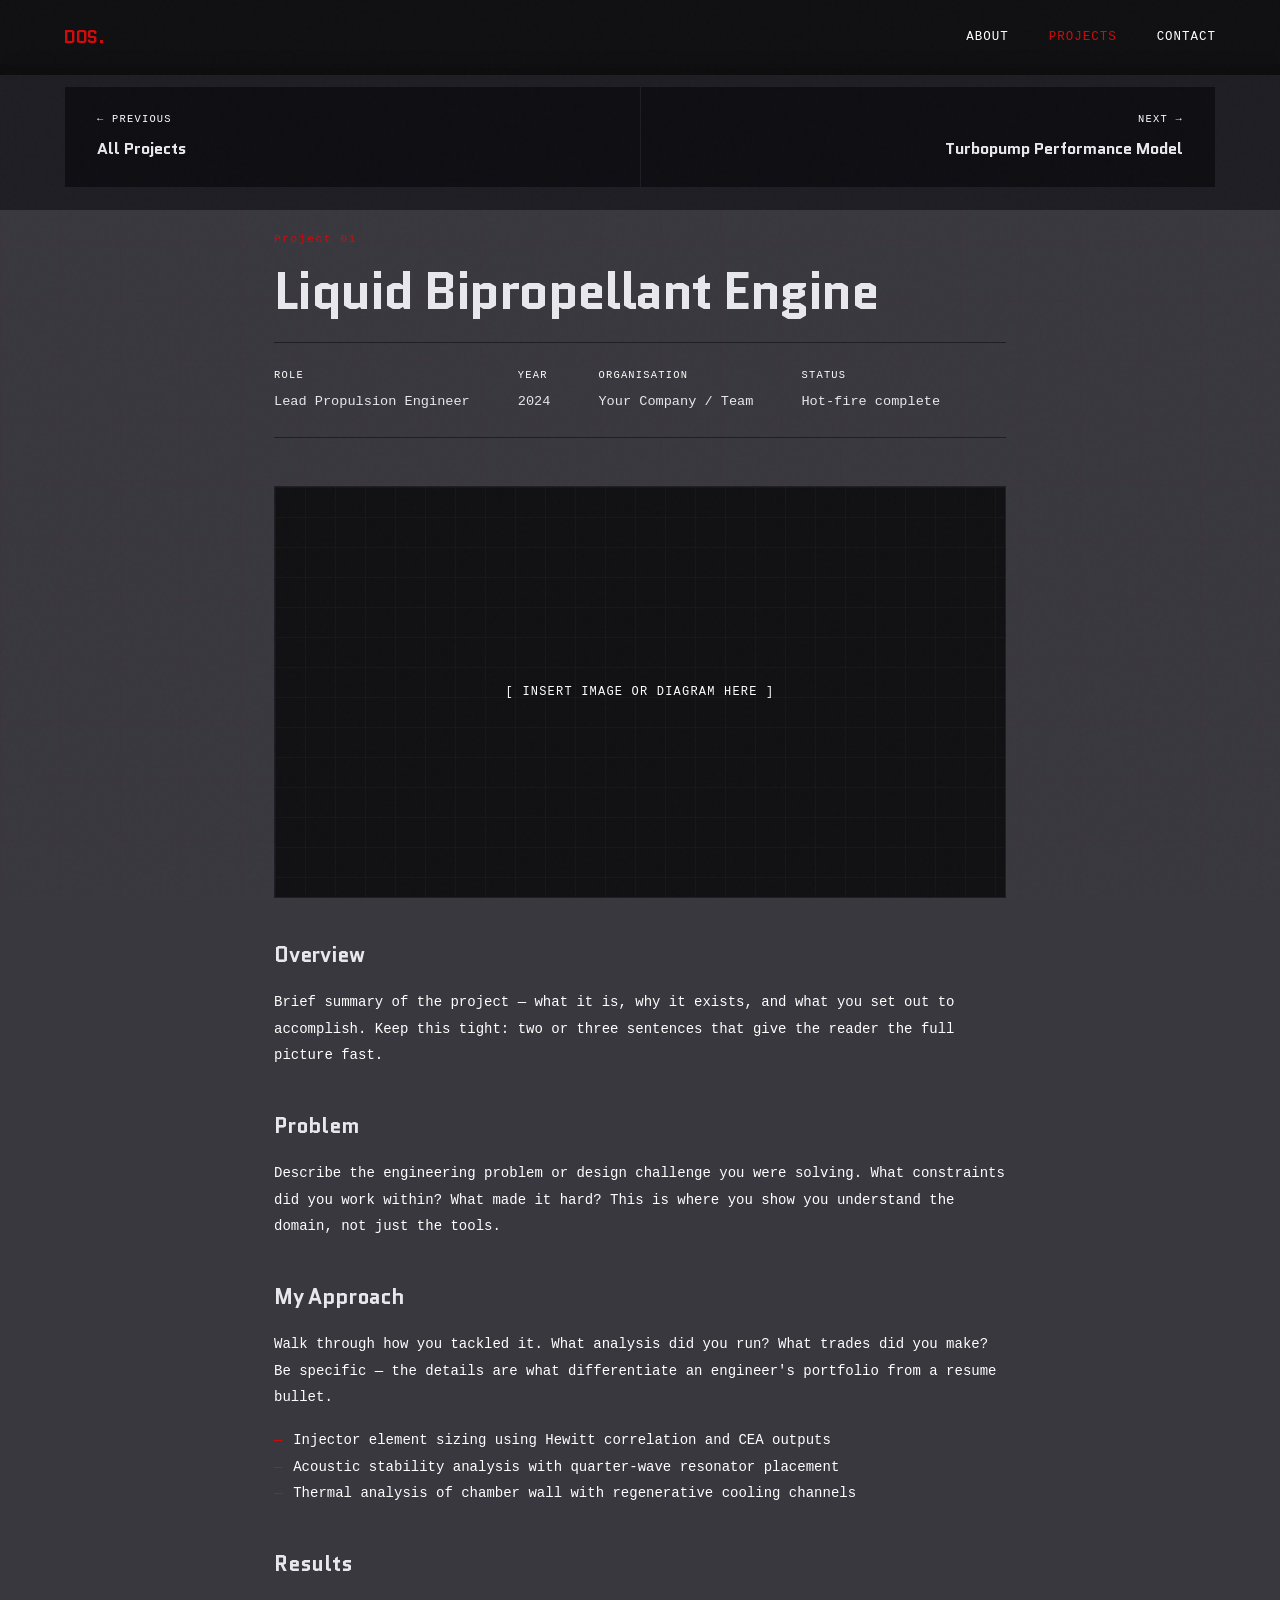
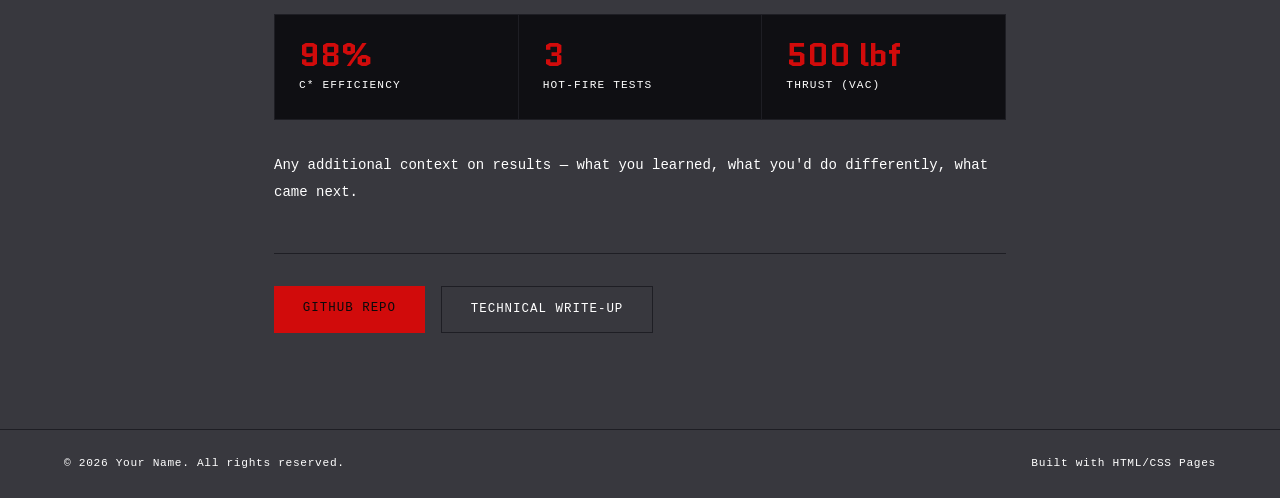
<file: project-biprop.html>
<!DOCTYPE html>
<html lang="en">
<head>
  <meta charset="UTF-8" />
  <meta name="viewport" content="width=device-width, initial-scale=1.0"/>
  <title>Daire O'Sullivan — Propulsion Engineer</title>
  <link rel="preconnect" href="https://fonts.googleapis.com">
  <link href="https://fonts.googleapis.com/css2?family=Orbitron:wght@400..900&family=Quantico:ital,wght@0,400;0,700;1,400;1,700&display=swap" rel="stylesheet">
  <link rel="stylesheet" href="style.css">
  <link rel="icon" type="image/png" href="favicon.png">
  <style>
    .project-page {
      position: relative;
      z-index: 1;
      max-width: 860px;
      margin: 0 auto;
      padding: 10rem 4rem 6rem;
    }

    .back-link {
      display: inline-flex;
      align-items: center;
      gap: 0.5rem;
      font-size: 0.72rem;
      letter-spacing: 0.08em;
      text-transform: uppercase;
      color: var(--muted);
      text-decoration: none;
      margin-bottom: 3rem;
      transition: color 0.2s;
      animation: fadeUp 0.4s ease both;
    }

    .back-link:hover { color: var(--accent); }

    .project-meta {
      margin-bottom: 3rem;
      animation: fadeUp 0.5s 0.05s ease both;
    }

    .project-meta-index {
      font-size: 0.7rem;
      letter-spacing: 0.14em;
      color: var(--accent);
      margin-bottom: 1rem;
      display: block;
    }

    .project-page-title {
      font-family: 'Quantico', sans-serif;
      font-size: clamp(2rem, 4vw, 3.2rem);
      font-weight: 800;
      letter-spacing: -0.03em;
      line-height: 1.05;
      margin-bottom: 1.5rem;
    }

    .project-meta-row {
      display: flex;
      gap: 3rem;
      flex-wrap: wrap;
      padding: 1.5rem 0;
      border-top: 1px solid var(--border);
      border-bottom: 1px solid var(--border);
    }

    .meta-item-label {
      font-size: 0.65rem;
      letter-spacing: 0.12em;
      text-transform: uppercase;
      color: var(--muted);
      margin-bottom: 0.3rem;
    }

    .meta-item-value {
      font-size: 0.85rem;
      color: var(--text);
    }

    /* IMAGE PLACEHOLDER */
    .project-image {
      width: 100%;
      aspect-ratio: 16/9;
      background: var(--surface);
      border: 1px solid var(--border);
      display: flex;
      align-items: center;
      justify-content: center;
      color: var(--muted);
      font-size: 0.75rem;
      letter-spacing: 0.1em;
      text-transform: uppercase;
      margin: 2.5rem 0;
      position: relative;
      overflow: hidden;
    }

    .project-image::before {
      content: '';
      position: absolute;
      inset: 0;
      background:
        linear-gradient(rgba(232,240,74,0.03) 1px, transparent 1px),
        linear-gradient(90deg, rgba(232,240,74,0.03) 1px, transparent 1px);
      background-size: 30px 30px;
    }

    .project-image img {
      width: 100%;
      height: 100%;
      object-fit: cover;
    }

    /* CONTENT */
    .project-body {
      animation: fadeUp 0.5s 0.15s ease both;
    }

    .project-body h2 {
      font-family: 'Quantico', sans-serif;
      font-size: 1.3rem;
      font-weight: 700;
      letter-spacing: -0.01em;
      margin: 2.5rem 0 1rem;
      color: var(--text);
    }

    .project-body h2:first-child { margin-top: 0; }

    .project-body p {
      color: var(--muted);
      line-height: 1.9;
      margin-bottom: 1rem;
    }

    .project-body p strong {
      color: var(--text);
      font-weight: 500;
    }

    .project-body ul {
      list-style: none;
      margin-bottom: 1rem;
    }

    .project-body ul li {
      color: var(--muted);
      line-height: 1.9;
      padding-left: 1.2rem;
      position: relative;
    }

    .project-body ul li::before {
      content: '—';
      position: absolute;
      left: 0;
      color: var(--accent);
    }

    /* RESULTS CALLOUT */
    .results-grid {
      display: grid;
      grid-template-columns: repeat(3, 1fr);
      gap: 1px;
      background: var(--border);
      border: 1px solid var(--border);
      margin: 2rem 0;
    }

    .result-item {
      background: var(--card-bg);
      padding: 1.5rem;
    }

    .result-number {
      font-family: 'Quantico', sans-serif;
      font-size: 2rem;
      font-weight: 800;
      color: var(--accent);
      line-height: 1;
      margin-bottom: 0.3rem;
    }

    .result-label {
      font-size: 0.7rem;
      letter-spacing: 0.1em;
      text-transform: uppercase;
      color: var(--muted);
    }

    /* LINKS */
    .project-links-section {
      margin-top: 3rem;
      padding-top: 2rem;
      border-top: 1px solid var(--border);
      display: flex;
      gap: 1rem;
    }

    /* NAV BETWEEN PROJECTS */
    .project-nav {
      display: grid;
      grid-template-columns: 1fr 1fr;
      gap: 1px;
      background: var(--border);
      border: 1px solid var(--border);
      margin: 4rem 0 0;
    }

    .project-nav-item {
      background: var(--card-bg);
      padding: 1.5rem 2rem;
      text-decoration: none;
      color: var(--text);
      transition: background 0.2s;
    }

    .project-nav-item:hover { background: #13131a; }

    .project-nav-item.next { text-align: right; }

    .project-nav-dir {
      font-size: 0.65rem;
      letter-spacing: 0.12em;
      text-transform: uppercase;
      color: var(--muted);
      margin-bottom: 0.4rem;
    }

    .project-nav-title {
      font-family: 'Quantico', sans-serif;
      font-size: 1rem;
      font-weight: 700;
      color: var(--text);
    }

    .project-nav-item:hover .project-nav-title { color: var(--accent); }

    @media (max-width: 768px) {
      .project-page { padding: 8rem 1.5rem 4rem; }
      .results-grid { grid-template-columns: 1fr; }
      .project-nav { grid-template-columns: 1fr; }
    }
  </style>
</head>
<body>

  <nav>
    <a href="index.html" class="nav-logo">DOS.</a>
    <ul class="nav-links">
      <li><a href="index.html#about">About</a></li>
      <li><a href="projects.html" class="active">Projects</a></li>
      <li><a href="index.html#contact">Contact</a></li>
    </ul>
  </nav>

  <article class="project-page">

    <a href="projects.html" class="back-link">← All Projects</a>

    <div class="project-meta">
      <span class="project-meta-index">Project 01</span>
      <h1 class="project-page-title">Liquid Bipropellant Engine</h1>

      <div class="project-meta-row">
        <div>
          <div class="meta-item-label">Role</div>
          <div class="meta-item-value">Lead Propulsion Engineer</div>
        </div>
        <div>
          <div class="meta-item-label">Year</div>
          <div class="meta-item-value">2024</div>
        </div>
        <div>
          <div class="meta-item-label">Organisation</div>
          <div class="meta-item-value">Your Company / Team</div>
        </div>
        <div>
          <div class="meta-item-label">Status</div>
          <div class="meta-item-value">Hot-fire complete</div>
        </div>
      </div>
    </div>

    <!-- Replace src with your actual image -->
    <div class="project-image">
      [ Insert image or diagram here ]
    </div>

    <div class="project-body">

      <h2>Overview</h2>
      <p>
        Brief summary of the project — what it is, why it exists, and what you set out to accomplish.
        Keep this tight: two or three sentences that give the reader the full picture fast.
      </p>

      <h2>Problem</h2>
      <p>
        Describe the engineering problem or design challenge you were solving. What constraints did you work within?
        What made it hard? This is where you show you understand the domain, not just the tools.
      </p>

      <h2>My Approach</h2>
      <p>
        Walk through how you tackled it. What analysis did you run? What trades did you make?
        Be specific — the details are what differentiate an engineer's portfolio from a resume bullet.
      </p>
      <ul>
        <li>Injector element sizing using Hewitt correlation and CEA outputs</li>
        <li>Acoustic stability analysis with quarter-wave resonator placement</li>
        <li>Thermal analysis of chamber wall with regenerative cooling channels</li>
      </ul>

      <h2>Results</h2>
      <div class="results-grid">
        <div class="result-item">
          <div class="result-number">98%</div>
          <div class="result-label">c* Efficiency</div>
        </div>
        <div class="result-item">
          <div class="result-number">3</div>
          <div class="result-label">Hot-fire Tests</div>
        </div>
        <div class="result-item">
          <div class="result-number">500 lbf</div>
          <div class="result-label">Thrust (vac)</div>
        </div>
      </div>
      <p>
        Any additional context on results — what you learned, what you'd do differently, what came next.
      </p>

    </div>

    <div class="project-links-section">
      <a href="#" class="btn btn-primary">GitHub Repo</a>
      <a href="#" class="btn btn-outline">Technical Write-up</a>
    </div>

    <nav class="project-nav">
      <a href="projects.html" class="project-nav-item">
        <div class="project-nav-dir">← Previous</div>
        <div class="project-nav-title">All Projects</div>
      </a>
      <a href="project-turbopump.html" class="project-nav-item next">
        <div class="project-nav-dir">Next →</div>
        <div class="project-nav-title">Turbopump Performance Model</div>
      </a>
    </nav>

  </article>

  <footer>
    <p>© 2026 Your Name. All rights reserved.</p>
    <p>Built with HTML/CSS  Pages</p>
  </footer>

</body>
</html>
</file>
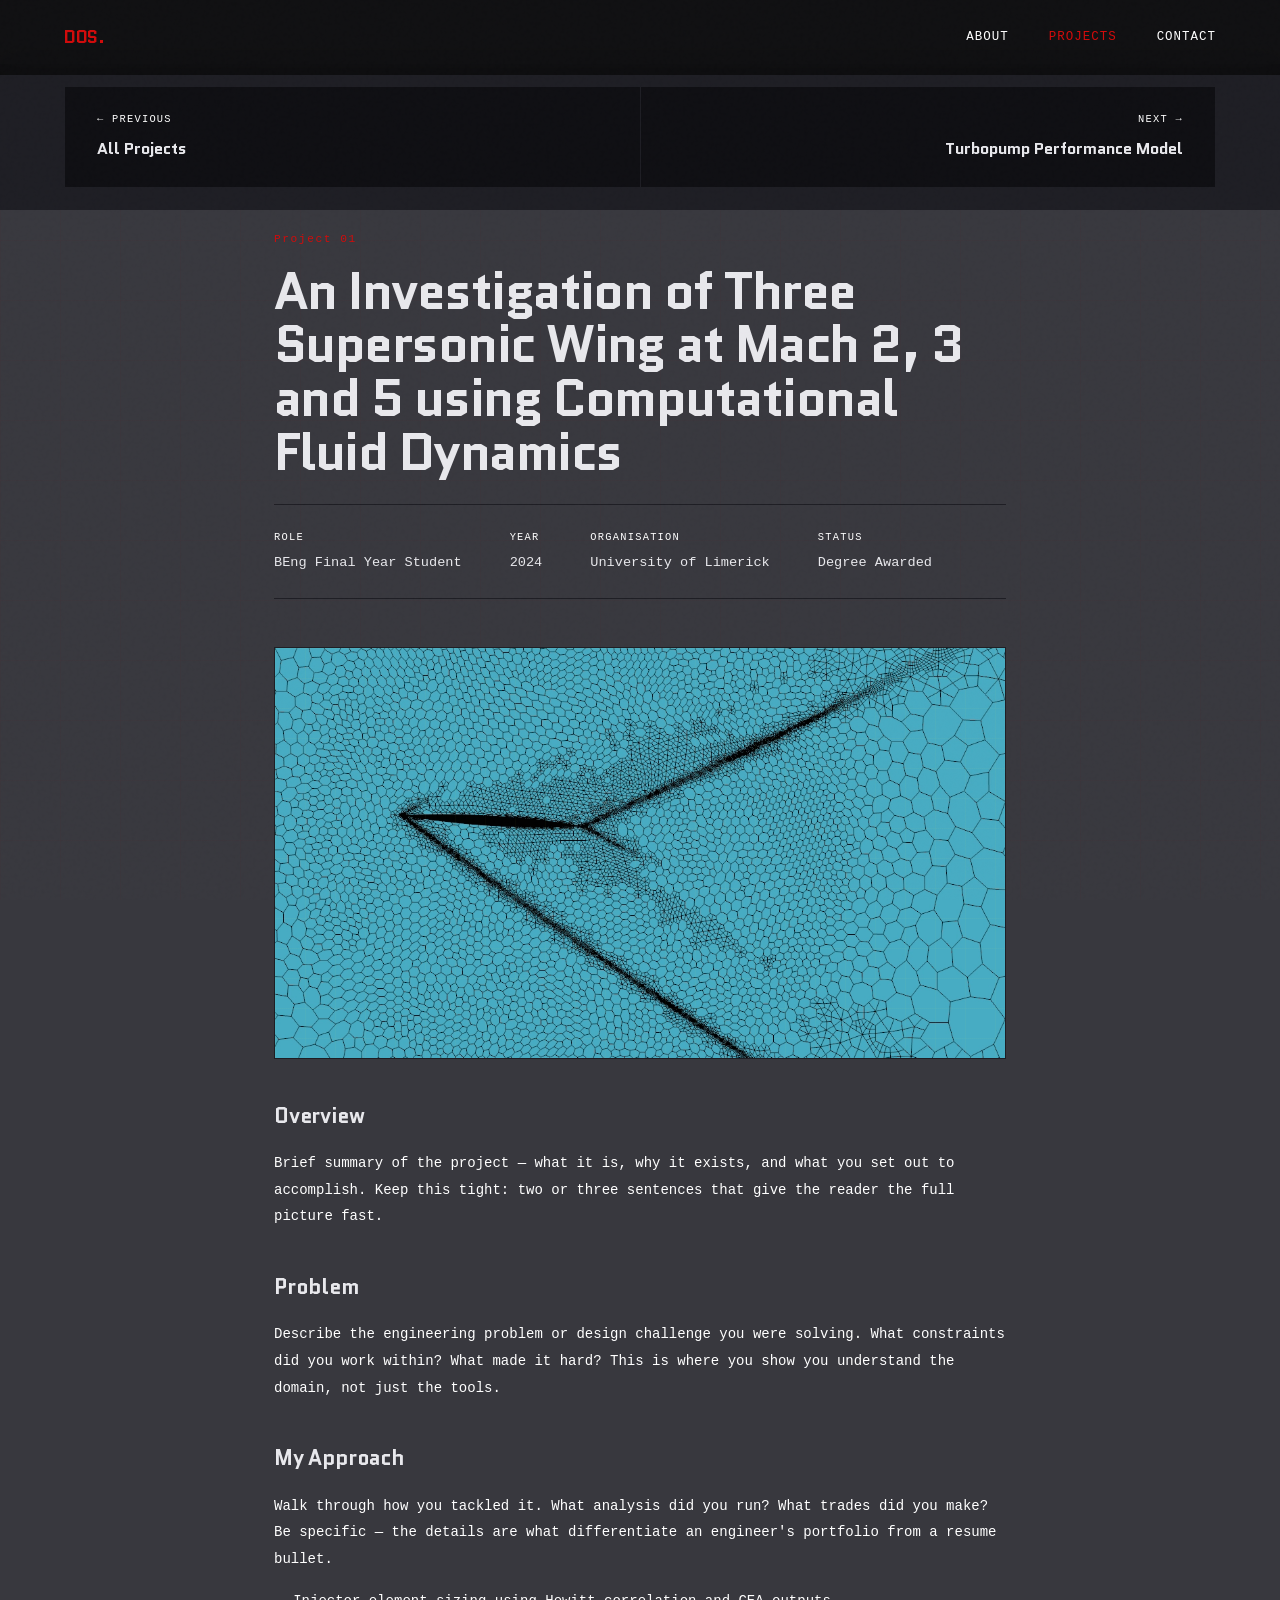
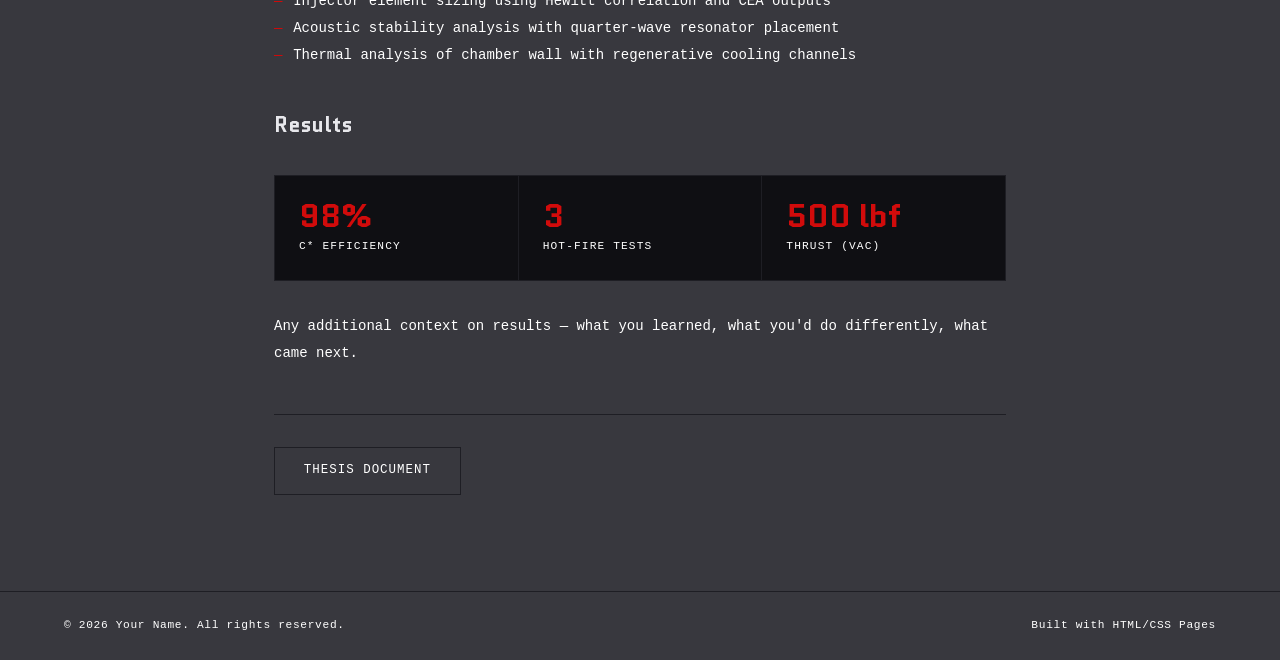
<file: project-euroc.html>
<!DOCTYPE html>
<html lang="en">
<head>
  <meta charset="UTF-8" />
  <meta name="viewport" content="width=device-width, initial-scale=1.0"/>
  <title>Daire O'Sullivan — Propulsion Engineer</title>
  <link rel="preconnect" href="https://fonts.googleapis.com">
  <link href="https://fonts.googleapis.com/css2?family=Orbitron:wght@400..900&family=Quantico:ital,wght@0,400;0,700;1,400;1,700&display=swap" rel="stylesheet">
  <link rel="stylesheet" href="style.css">
  <link rel="icon" type="image/png" href="favicon.png">
  <style>
    .project-page {
      position: relative;
      z-index: 1;
      max-width: 860px;
      margin: 0 auto;
      padding: 10rem 4rem 6rem;
    }

    .back-link {
      display: inline-flex;
      align-items: center;
      gap: 0.5rem;
      font-size: 0.72rem;
      letter-spacing: 0.08em;
      text-transform: uppercase;
      color: var(--muted);
      text-decoration: none;
      margin-bottom: 3rem;
      transition: color 0.2s;
      animation: fadeUp 0.4s ease both;
    }

    .back-link:hover { color: var(--accent); }

    .project-meta {
      margin-bottom: 3rem;
      animation: fadeUp 0.5s 0.05s ease both;
    }

    .project-meta-index {
      font-size: 0.7rem;
      letter-spacing: 0.14em;
      color: var(--accent);
      margin-bottom: 1rem;
      display: block;
    }

    .project-page-title {
      font-family: 'Quantico', sans-serif;
      font-size: clamp(2rem, 4vw, 3.2rem);
      font-weight: 800;
      letter-spacing: -0.03em;
      line-height: 1.05;
      margin-bottom: 1.5rem;
    }

    .project-meta-row {
      display: flex;
      gap: 3rem;
      flex-wrap: wrap;
      padding: 1.5rem 0;
      border-top: 1px solid var(--border);
      border-bottom: 1px solid var(--border);
    }

    .meta-item-label {
      font-size: 0.65rem;
      letter-spacing: 0.12em;
      text-transform: uppercase;
      color: var(--muted);
      margin-bottom: 0.3rem;
    }

    .meta-item-value {
      font-size: 0.85rem;
      color: var(--text);
    }

    /* IMAGE PLACEHOLDER */
    .project-image {
      width: 100%;
      aspect-ratio: 16/9;
      background: var(--surface);
      border: 1px solid var(--border);
      display: flex;
      align-items: center;
      justify-content: center;
      color: var(--muted);
      font-size: 0.75rem;
      letter-spacing: 0.1em;
      text-transform: uppercase;
      margin: 2.5rem 0;
      position: relative;
      overflow: hidden;
    }

    .project-image::before {
      content: '';
      position: absolute;
      inset: 0;
      background:
        linear-gradient(rgba(232,240,74,0.03) 1px, transparent 1px),
        linear-gradient(90deg, rgba(232,240,74,0.03) 1px, transparent 1px);
      background-size: 30px 30px;
    }

    .project-image img {
      width: 100%;
      height: 100%;
      object-fit: cover;
    }

    /* CONTENT */
    .project-body {
      animation: fadeUp 0.5s 0.15s ease both;
    }

    .project-body h2 {
      font-family: 'Quantico', sans-serif;
      font-size: 1.3rem;
      font-weight: 700;
      letter-spacing: -0.01em;
      margin: 2.5rem 0 1rem;
      color: var(--text);
    }

    .project-body h2:first-child { margin-top: 0; }

    .project-body p {
      color: var(--muted);
      line-height: 1.9;
      margin-bottom: 1rem;
    }

    .project-body p strong {
      color: var(--text);
      font-weight: 500;
    }

    .project-body ul {
      list-style: none;
      margin-bottom: 1rem;
    }

    .project-body ul li {
      color: var(--muted);
      line-height: 1.9;
      padding-left: 1.2rem;
      position: relative;
    }

    .project-body ul li::before {
      content: '—';
      position: absolute;
      left: 0;
      color: var(--accent);
    }

    /* RESULTS CALLOUT */
    .results-grid {
      display: grid;
      grid-template-columns: repeat(3, 1fr);
      gap: 1px;
      background: var(--border);
      border: 1px solid var(--border);
      margin: 2rem 0;
    }

    .result-item {
      background: var(--card-bg);
      padding: 1.5rem;
    }

    .result-number {
      font-family: 'Quantico', sans-serif;
      font-size: 2rem;
      font-weight: 800;
      color: var(--accent);
      line-height: 1;
      margin-bottom: 0.3rem;
    }

    .result-label {
      font-size: 0.7rem;
      letter-spacing: 0.1em;
      text-transform: uppercase;
      color: var(--muted);
    }

    /* LINKS */
    .project-links-section {
      margin-top: 3rem;
      padding-top: 2rem;
      border-top: 1px solid var(--border);
      display: flex;
      gap: 1rem;
    }

    /* NAV BETWEEN PROJECTS */
    .project-nav {
      display: grid;
      grid-template-columns: 1fr 1fr;
      gap: 1px;
      background: var(--border);
      border: 1px solid var(--border);
      margin: 4rem 0 0;
    }

    .project-nav-item {
      background: var(--card-bg);
      padding: 1.5rem 2rem;
      text-decoration: none;
      color: var(--text);
      transition: background 0.2s;
    }

    .project-nav-item:hover { background: #13131a; }

    .project-nav-item.next { text-align: right; }

    .project-nav-dir {
      font-size: 0.65rem;
      letter-spacing: 0.12em;
      text-transform: uppercase;
      color: var(--muted);
      margin-bottom: 0.4rem;
    }

    .project-nav-title {
      font-family: 'Quantico', sans-serif;
      font-size: 1rem;
      font-weight: 700;
      color: var(--text);
    }

    .project-nav-item:hover .project-nav-title { color: var(--accent); }

    @media (max-width: 768px) {
      .project-page { padding: 8rem 1.5rem 4rem; }
      .results-grid { grid-template-columns: 1fr; }
      .project-nav { grid-template-columns: 1fr; }
    }
  </style>
</head>
<body>

  <nav>
    <a href="index.html" class="nav-logo">DOS.</a>
    <ul class="nav-links">
      <li><a href="index.html#about">About</a></li>
      <li><a href="projects.html" class="active">Projects</a></li>
      <li><a href="index.html#contact">Contact</a></li>
    </ul>
  </nav>

  <article class="project-page">

    <a href="projects.html" class="back-link">← All Projects</a>

    <div class="project-meta">
      <span class="project-meta-index">Project 01</span>
      <h1 class="project-page-title">An Investigation of Three Supersonic Wing at Mach 2, 3 and 5 using Computational Fluid Dynamics</h1>

      <div class="project-meta-row">
        <div>
          <div class="meta-item-label">Role</div>
          <div class="meta-item-value">BEng Final Year Student</div>
        </div>
        <div>
          <div class="meta-item-label">Year</div>
          <div class="meta-item-value">2024</div>
        </div>
        <div>
          <div class="meta-item-label">Organisation</div>
          <div class="meta-item-value">University of Limerick</div>
        </div>
        <div>
          <div class="meta-item-label">Status</div>
          <div class="meta-item-value">Degree Awarded</div>
        </div>
      </div>
    </div>

    <!-- Replace src with your actual image -->
    <div class="project-image">
      <img src="pics\F104_mesh.jpg" alt="cfd image">
    </div>

    <div class="project-body">

      <h2>Overview</h2>
      <p>
        Brief summary of the project — what it is, why it exists, and what you set out to accomplish.
        Keep this tight: two or three sentences that give the reader the full picture fast.
      </p>

      <h2>Problem</h2>
      <p>
        Describe the engineering problem or design challenge you were solving. What constraints did you work within?
        What made it hard? This is where you show you understand the domain, not just the tools.
      </p>

      <h2>My Approach</h2>
      <p>
        Walk through how you tackled it. What analysis did you run? What trades did you make?
        Be specific — the details are what differentiate an engineer's portfolio from a resume bullet.
      </p>
      <ul>
        <li>Injector element sizing using Hewitt correlation and CEA outputs</li>
        <li>Acoustic stability analysis with quarter-wave resonator placement</li>
        <li>Thermal analysis of chamber wall with regenerative cooling channels</li>
      </ul>

      <h2>Results</h2>
      <div class="results-grid">
        <div class="result-item">
          <div class="result-number">98%</div>
          <div class="result-label">c* Efficiency</div>
        </div>
        <div class="result-item">
          <div class="result-number">3</div>
          <div class="result-label">Hot-fire Tests</div>
        </div>
        <div class="result-item">
          <div class="result-number">500 lbf</div>
          <div class="result-label">Thrust (vac)</div>
        </div>
      </div>
      <p>
        Any additional context on results — what you learned, what you'd do differently, what came next.
      </p>

    </div>

    <div class="project-links-section">
      <a href="beng_thesis.pdf" class="btn btn-outline">Thesis Document</a>
    </div>

    <nav class="project-nav">
      <a href="projects.html" class="project-nav-item">
        <div class="project-nav-dir">← Previous</div>
        <div class="project-nav-title">All Projects</div>
      </a>
      <a href="project-turbopump.html" class="project-nav-item next">
        <div class="project-nav-dir">Next →</div>
        <div class="project-nav-title">Turbopump Performance Model</div>
      </a>
    </nav>

  </article>

  <footer>
    <p>© 2026 Your Name. All rights reserved.</p>
    <p>Built with HTML/CSS  Pages</p>
  </footer>

</body>
</html>
</file>
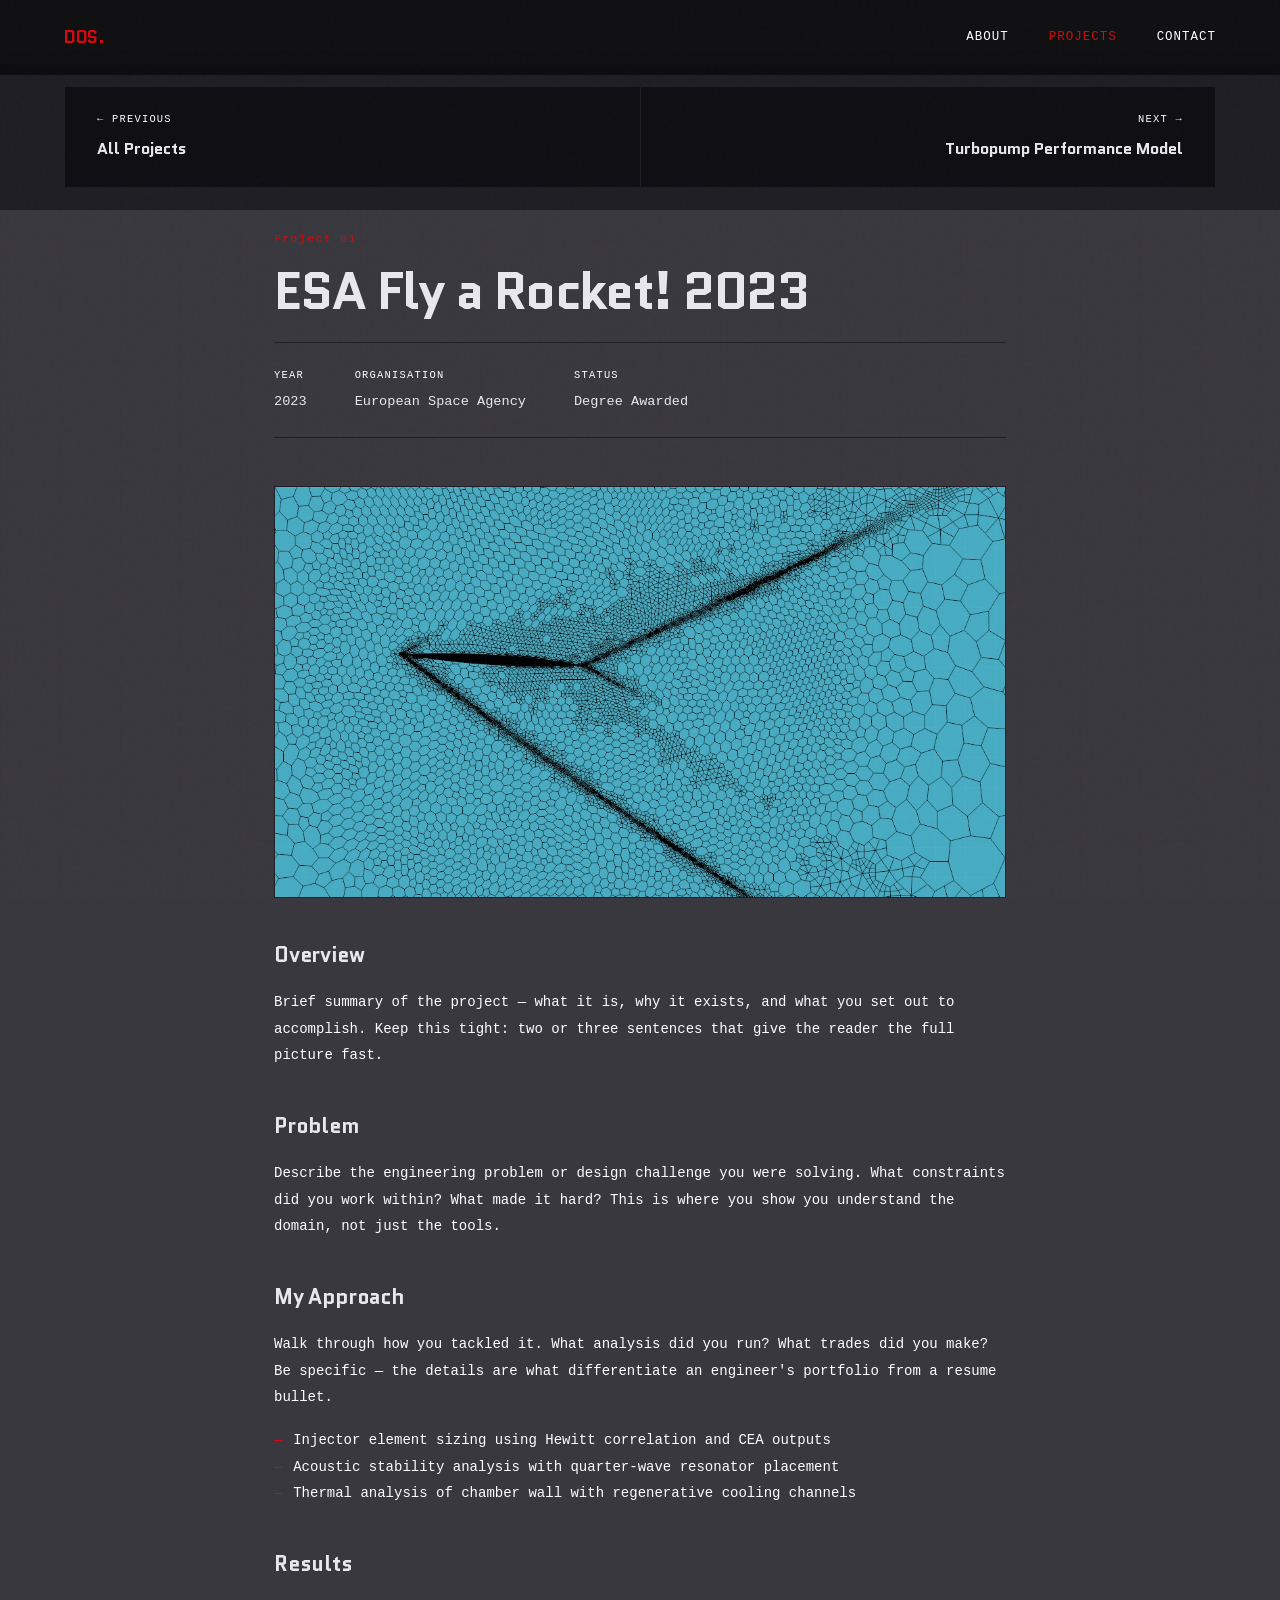
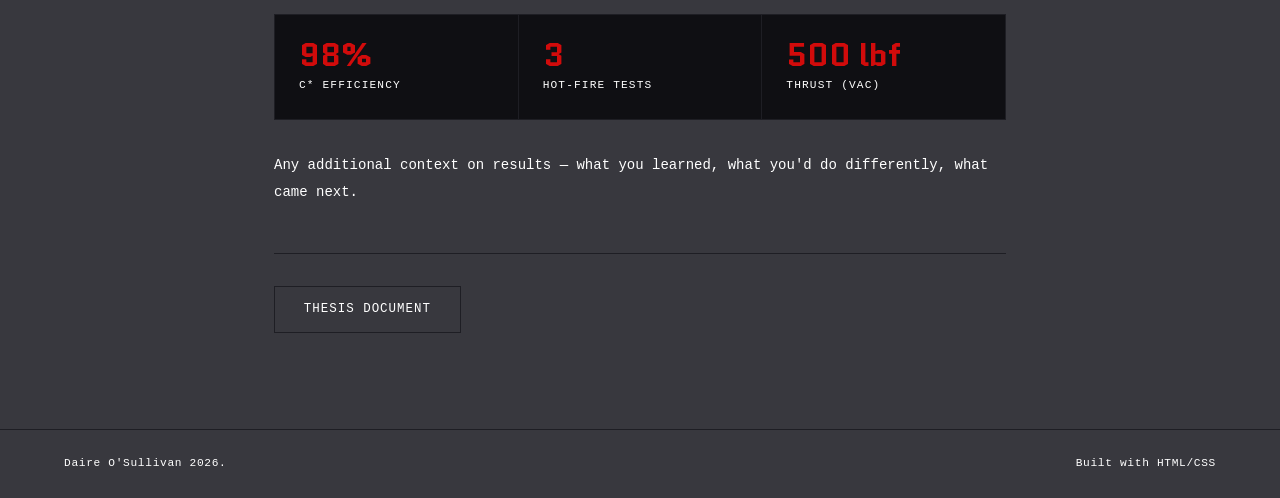
<file: project-far.html>
<!DOCTYPE html>
<html lang="en">
<head>
  <meta charset="UTF-8" />
  <meta name="viewport" content="width=device-width, initial-scale=1.0"/>
  <title>Daire O'Sullivan — Propulsion Engineer</title>
  <link rel="preconnect" href="https://fonts.googleapis.com">
  <link href="https://fonts.googleapis.com/css2?family=Orbitron:wght@400..900&family=Quantico:ital,wght@0,400;0,700;1,400;1,700&display=swap" rel="stylesheet">
  <link rel="stylesheet" href="style.css">
  <link rel="icon" type="image/png" href="favicon.png">
  <style>
    .project-page {
      position: relative;
      z-index: 1;
      max-width: 860px;
      margin: 0 auto;
      padding: 10rem 4rem 6rem;
    }

    .back-link {
      display: inline-flex;
      align-items: center;
      gap: 0.5rem;
      font-size: 0.72rem;
      letter-spacing: 0.08em;
      text-transform: uppercase;
      color: var(--muted);
      text-decoration: none;
      margin-bottom: 3rem;
      transition: color 0.2s;
      animation: fadeUp 0.4s ease both;
    }

    .back-link:hover { color: var(--accent); }

    .project-meta {
      margin-bottom: 3rem;
      animation: fadeUp 0.5s 0.05s ease both;
    }

    .project-meta-index {
      font-size: 0.7rem;
      letter-spacing: 0.14em;
      color: var(--accent);
      margin-bottom: 1rem;
      display: block;
    }

    .project-page-title {
      font-family: 'Quantico', sans-serif;
      font-size: clamp(2rem, 4vw, 3.2rem);
      font-weight: 800;
      letter-spacing: -0.03em;
      line-height: 1.05;
      margin-bottom: 1.5rem;
    }

    .project-meta-row {
      display: flex;
      gap: 3rem;
      flex-wrap: wrap;
      padding: 1.5rem 0;
      border-top: 1px solid var(--border);
      border-bottom: 1px solid var(--border);
    }

    .meta-item-label {
      font-size: 0.65rem;
      letter-spacing: 0.12em;
      text-transform: uppercase;
      color: var(--muted);
      margin-bottom: 0.3rem;
    }

    .meta-item-value {
      font-size: 0.85rem;
      color: var(--text);
    }

    /* IMAGE PLACEHOLDER */
    .project-image {
      width: 100%;
      aspect-ratio: 16/9;
      background: var(--surface);
      border: 1px solid var(--border);
      display: flex;
      align-items: center;
      justify-content: center;
      color: var(--muted);
      font-size: 0.75rem;
      letter-spacing: 0.1em;
      text-transform: uppercase;
      margin: 2.5rem 0;
      position: relative;
      overflow: hidden;
    }

    .project-image::before {
      content: '';
      position: absolute;
      inset: 0;
      background:
        linear-gradient(rgba(232,240,74,0.03) 1px, transparent 1px),
        linear-gradient(90deg, rgba(232,240,74,0.03) 1px, transparent 1px);
      background-size: 30px 30px;
    }

    .project-image img {
      width: 100%;
      height: 100%;
      object-fit: cover;
    }

    figure {
  margin: 2.5rem 0;
}

figcaption {
  font-size: 0.72rem;
  color: var(--muted);
  text-align: center;
  margin-top: 0.6rem;
  letter-spacing: 0.04em;
  line-height: 1.6;
}

    /* CONTENT */
    .project-body {
      animation: fadeUp 0.5s 0.15s ease both;
    }

    .project-body h2 {
      font-family: 'Quantico', sans-serif;
      font-size: 1.3rem;
      font-weight: 700;
      letter-spacing: -0.01em;
      margin: 2.5rem 0 1rem;
      color: var(--text);
    }

    .project-body h2:first-child { margin-top: 0; }

    .project-body p {
      color: var(--muted);
      line-height: 1.9;
      margin-bottom: 1rem;
    }

    .project-body p strong {
      color: var(--text);
      font-weight: 500;
    }

    .project-body ul {
      list-style: none;
      margin-bottom: 1rem;
    }

    .project-body ul li {
      color: var(--muted);
      line-height: 1.9;
      padding-left: 1.2rem;
      position: relative;
    }

    .project-body ul li::before {
      content: '—';
      position: absolute;
      left: 0;
      color: var(--accent);
    }

    /* RESULTS CALLOUT */
    .results-grid {
      display: grid;
      grid-template-columns: repeat(3, 1fr);
      gap: 1px;
      background: var(--border);
      border: 1px solid var(--border);
      margin: 2rem 0;
    }

    .result-item {
      background: var(--card-bg);
      padding: 1.5rem;
    }

    .result-number {
      font-family: 'Quantico', sans-serif;
      font-size: 2rem;
      font-weight: 800;
      color: var(--accent);
      line-height: 1;
      margin-bottom: 0.3rem;
    }

    .result-label {
      font-size: 0.7rem;
      letter-spacing: 0.1em;
      text-transform: uppercase;
      color: var(--muted);
    }

    /* LINKS */
    .project-links-section {
      margin-top: 3rem;
      padding-top: 2rem;
      border-top: 1px solid var(--border);
      display: flex;
      gap: 1rem;
    }

    /* NAV BETWEEN PROJECTS */
    .project-nav {
      display: grid;
      grid-template-columns: 1fr 1fr;
      gap: 1px;
      background: var(--border);
      border: 1px solid var(--border);
      margin: 4rem 0 0;
    }

    .project-nav-item {
      background: var(--card-bg);
      padding: 1.5rem 2rem;
      text-decoration: none;
      color: var(--text);
      transition: background 0.2s;
    }

    .project-nav-item:hover { background: #13131a; }

    .project-nav-item.next { text-align: right; }

    .project-nav-dir {
      font-size: 0.65rem;
      letter-spacing: 0.12em;
      text-transform: uppercase;
      color: var(--muted);
      margin-bottom: 0.4rem;
    }

    .project-nav-title {
      font-family: 'Quantico', sans-serif;
      font-size: 1rem;
      font-weight: 700;
      color: var(--text);
    }

    .project-nav-item:hover .project-nav-title { color: var(--accent); }

    @media (max-width: 768px) {
      .project-page { padding: 8rem 1.5rem 4rem; }
      .results-grid { grid-template-columns: 1fr; }
      .project-nav { grid-template-columns: 1fr; }
    }
  </style>
</head>
<body>

  <nav>
    <a href="index.html" class="nav-logo">DOS.</a>
    <ul class="nav-links">
      <li><a href="index.html#about">About</a></li>
      <li><a href="projects.html" class="active">Projects</a></li>
      <li><a href="index.html#contact">Contact</a></li>
    </ul>
  </nav>

  <article class="project-page">

    <a href="projects.html" class="back-link">← All Projects</a>

    <div class="project-meta">
      <span class="project-meta-index">Project 01</span>
      <h1 class="project-page-title">ESA Fly a Rocket! 2023</h1>

      <div class="project-meta-row">
        <div>
          <div class="meta-item-label">Year</div>
          <div class="meta-item-value">2023</div>
        </div>
        <div>
          <div class="meta-item-label">Organisation</div>
          <div class="meta-item-value">European Space Agency</div>
        </div>
        <div>
          <div class="meta-item-label">Status</div>
          <div class="meta-item-value">Degree Awarded</div>
        </div>
      </div>
    </div>

    <!-- Replace src with your actual image -->
    <div class="project-image">
      <img src="pics\F104_mesh.jpg" alt="cfd image">
    </div>

    <div class="project-body">

      <h2>Overview</h2>
      <p>
        Brief summary of the project — what it is, why it exists, and what you set out to accomplish.
        Keep this tight: two or three sentences that give the reader the full picture fast.
      </p>

      <h2>Problem</h2>
      <p>
        Describe the engineering problem or design challenge you were solving. What constraints did you work within?
        What made it hard? This is where you show you understand the domain, not just the tools.
      </p>

      <h2>My Approach</h2>
      <p>
        Walk through how you tackled it. What analysis did you run? What trades did you make?
        Be specific — the details are what differentiate an engineer's portfolio from a resume bullet.
      </p>
      <ul>
        <li>Injector element sizing using Hewitt correlation and CEA outputs</li>
        <li>Acoustic stability analysis with quarter-wave resonator placement</li>
        <li>Thermal analysis of chamber wall with regenerative cooling channels</li>
      </ul>

      <h2>Results</h2>
      <div class="results-grid">
        <div class="result-item">
          <div class="result-number">98%</div>
          <div class="result-label">c* Efficiency</div>
        </div>
        <div class="result-item">
          <div class="result-number">3</div>
          <div class="result-label">Hot-fire Tests</div>
        </div>
        <div class="result-item">
          <div class="result-number">500 lbf</div>
          <div class="result-label">Thrust (vac)</div>
        </div>
      </div>
      <p>
        Any additional context on results — what you learned, what you'd do differently, what came next.
      </p>

    </div>

    <div class="project-links-section">
      <a href="beng_thesis.pdf" class="btn btn-outline">Thesis Document</a>
    </div>

    <nav class="project-nav">
      <a href="projects.html" class="project-nav-item">
        <div class="project-nav-dir">← Previous</div>
        <div class="project-nav-title">All Projects</div>
      </a>
      <a href="project-turbopump.html" class="project-nav-item next">
        <div class="project-nav-dir">Next →</div>
        <div class="project-nav-title">Turbopump Performance Model</div>
      </a>
    </nav>

  </article>

  <footer>
    <p>Daire O'Sullivan 2026.</p>
    <p>Built with HTML/CSS </p>
  </footer>

</body>
</html>
</file>
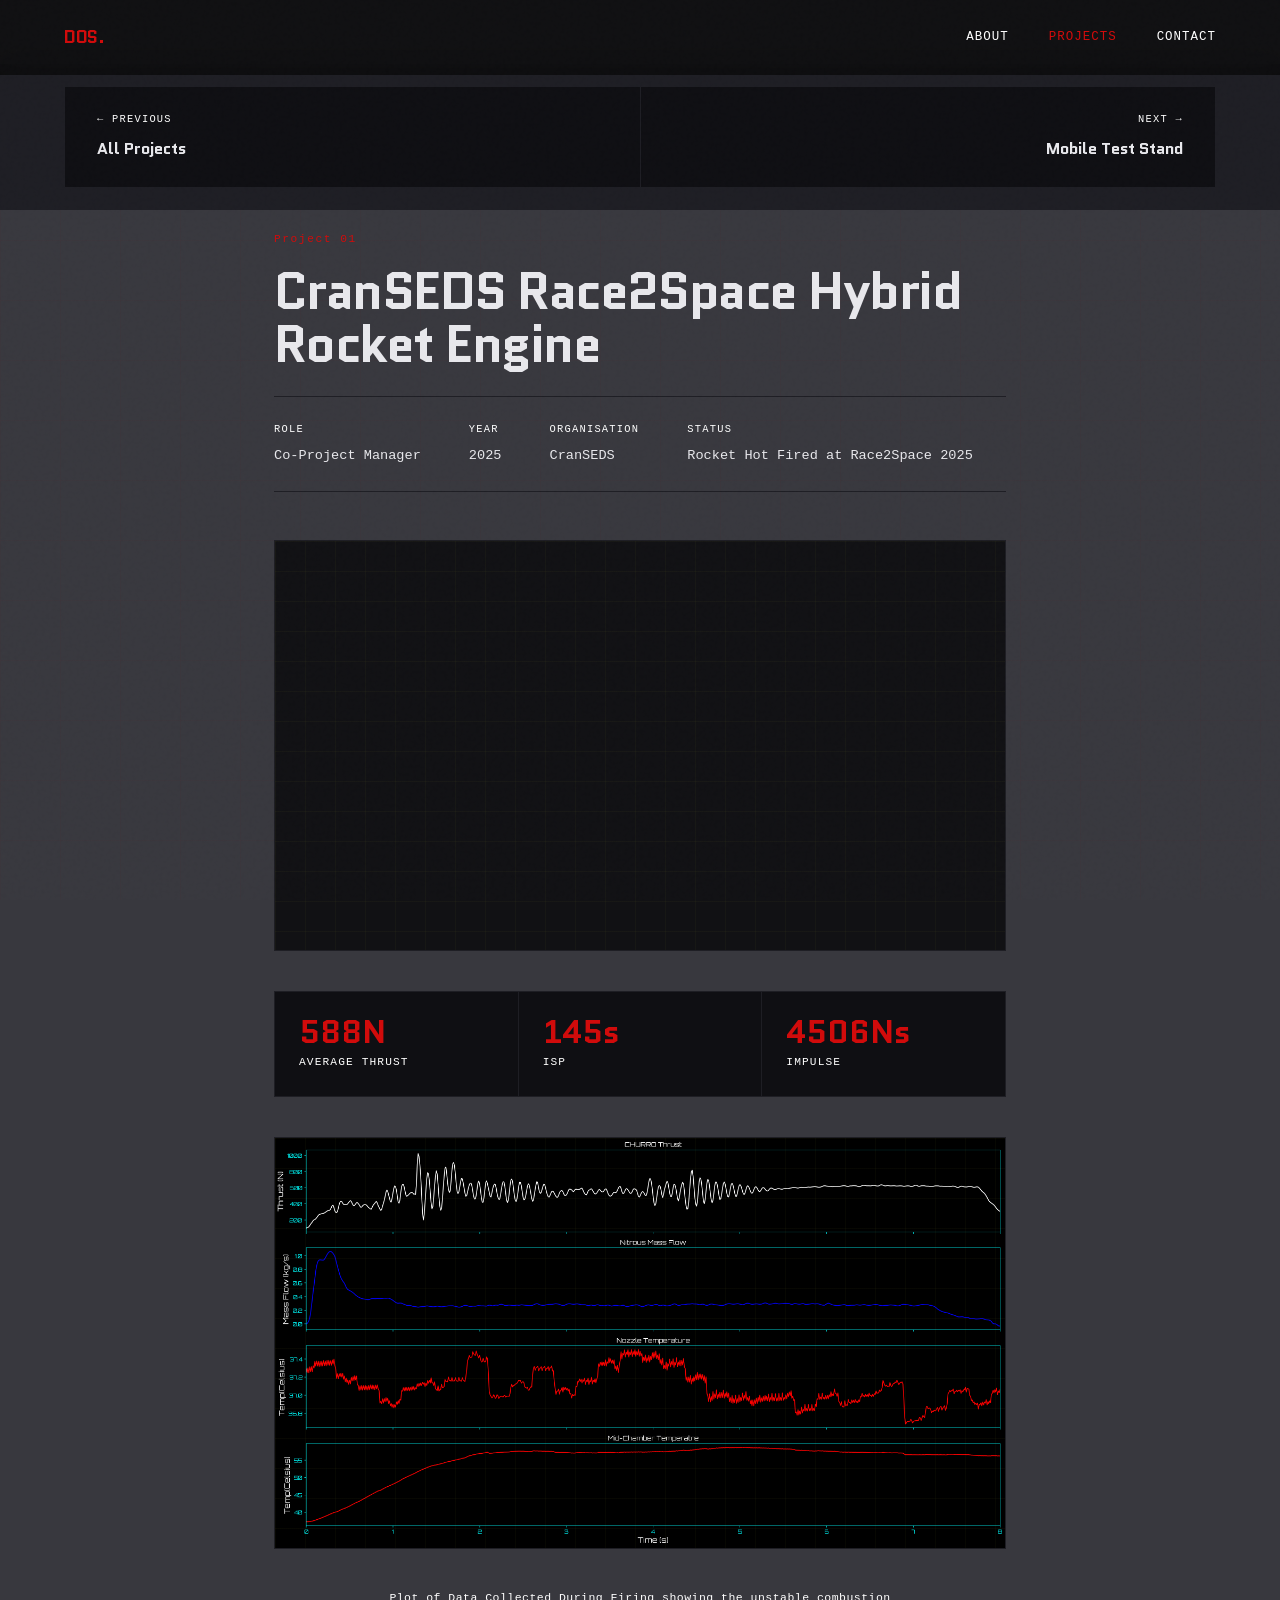
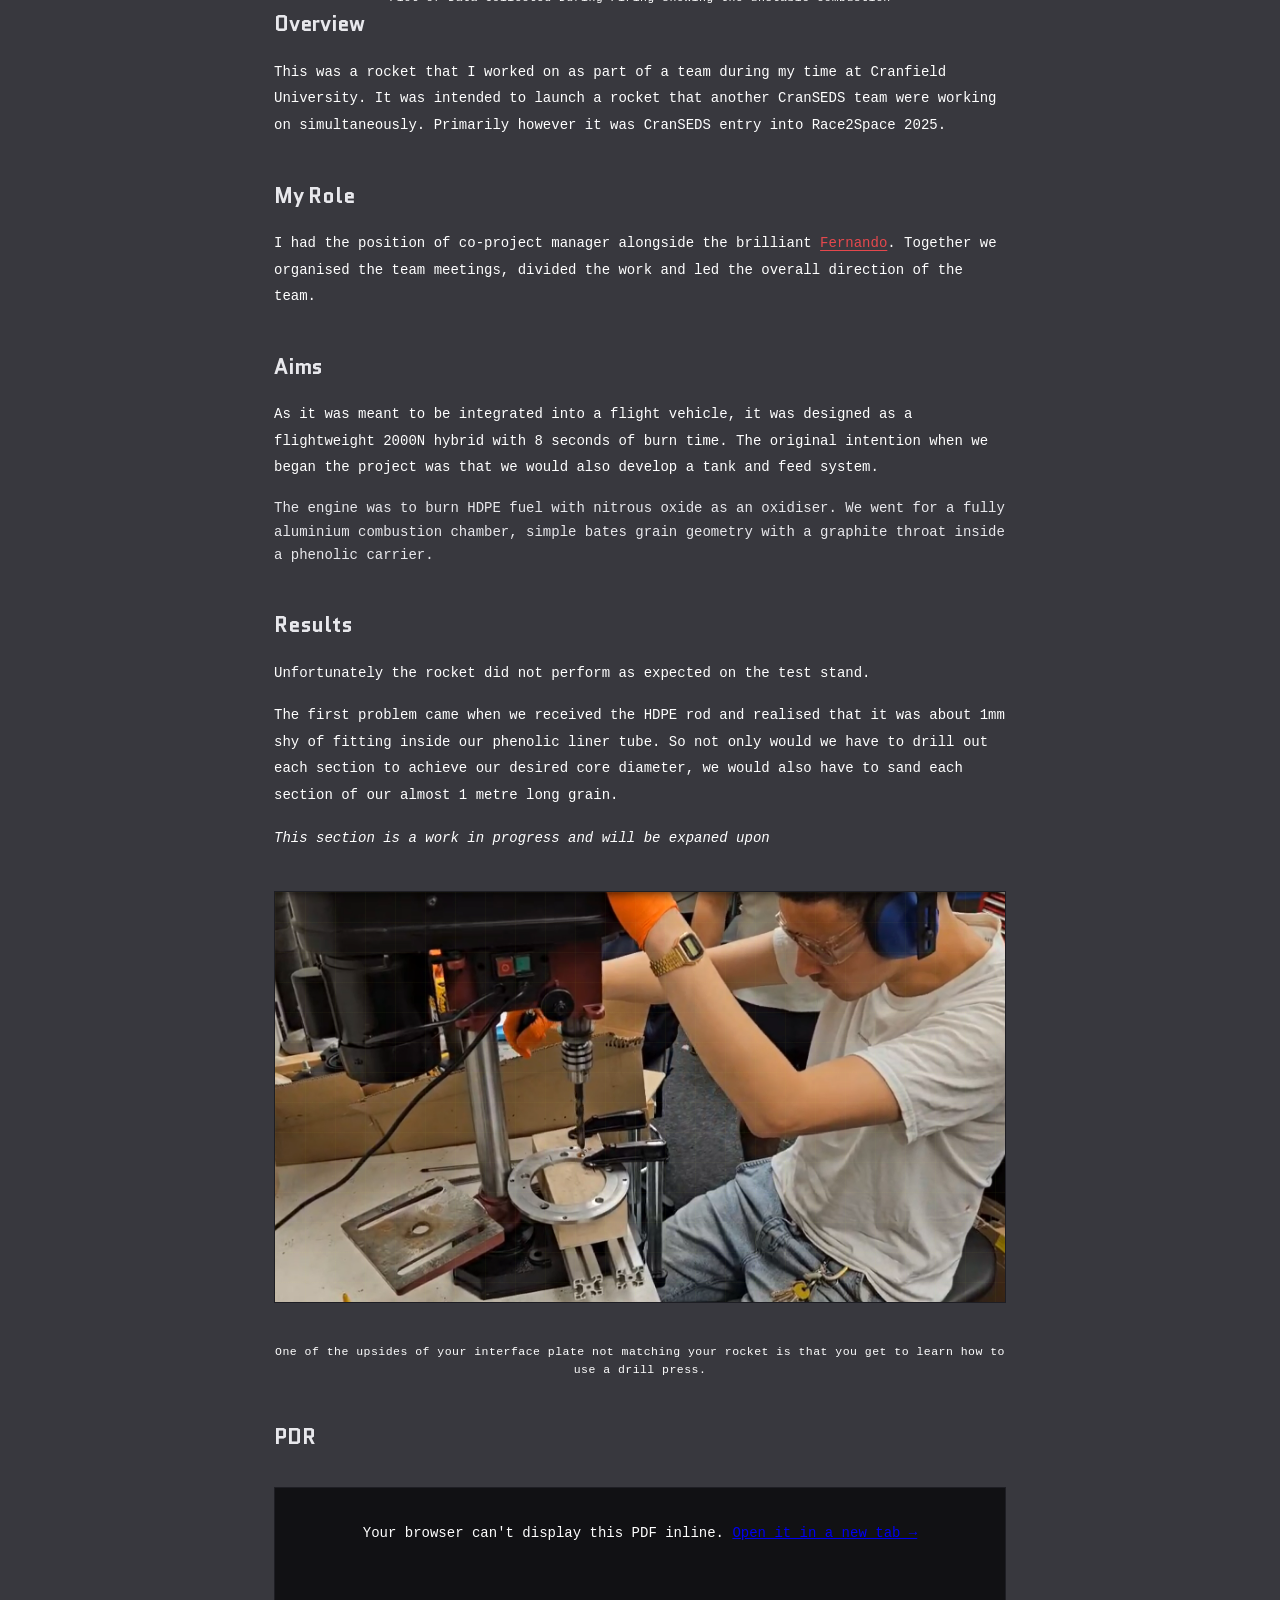
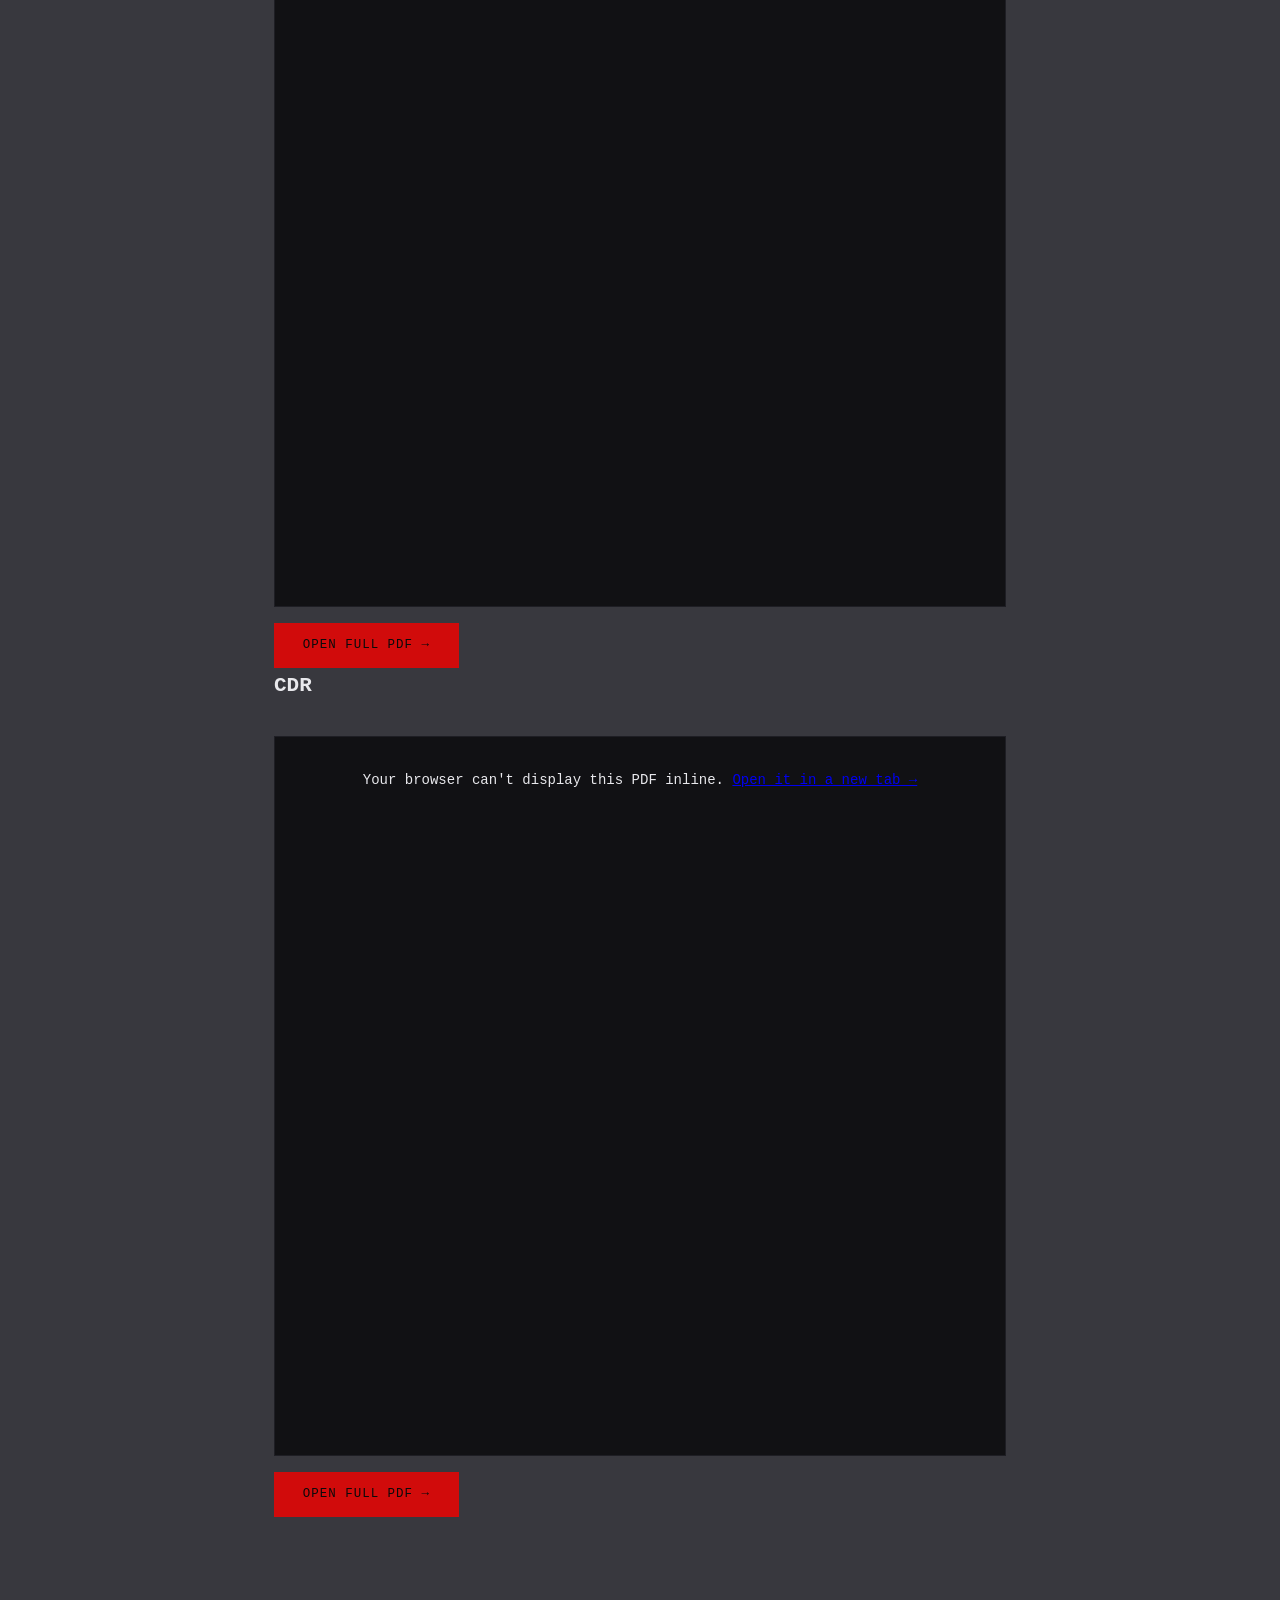
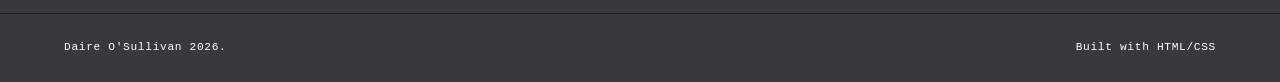
<file: project-hybrid.html>
<!DOCTYPE html>
<html lang="en">
<head>
  <meta charset="UTF-8" />
  <meta name="viewport" content="width=device-width, initial-scale=1.0"/>
  <title>Daire O'Sullivan — Propulsion Engineer</title>
  <link rel="preconnect" href="https://fonts.googleapis.com">
  <link href="https://fonts.googleapis.com/css2?family=Orbitron:wght@400..900&family=Quantico:ital,wght@0,400;0,700;1,400;1,700&display=swap" rel="stylesheet">
  <link rel="stylesheet" href="style.css">
  <link rel="icon" type="image/png" href="favicon.png">
  <style>
    .project-page {
      position: relative;
      z-index: 1;
      max-width: 860px;
      margin: 0 auto;
      padding: 10rem 4rem 6rem;
    }

    .back-link {
      display: inline-flex;
      align-items: center;
      gap: 0.5rem;
      font-size: 0.72rem;
      letter-spacing: 0.08em;
      text-transform: uppercase;
      color: var(--muted);
      text-decoration: none;
      margin-bottom: 3rem;
      transition: color 0.2s;
      animation: fadeUp 0.4s ease both;
    }

    .back-link:hover { color: var(--accent); }

    .project-meta {
      margin-bottom: 3rem;
      animation: fadeUp 0.5s 0.05s ease both;
    }

    .project-meta-index {
      font-size: 0.7rem;
      letter-spacing: 0.14em;
      color: var(--accent);
      margin-bottom: 1rem;
      display: block;
    }

    .project-page-title {
      font-family: 'Quantico', sans-serif;
      font-size: clamp(2rem, 4vw, 3.2rem);
      font-weight: 800;
      letter-spacing: -0.03em;
      line-height: 1.05;
      margin-bottom: 1.5rem;
    }

    .project-meta-row {
      display: flex;
      gap: 3rem;
      flex-wrap: wrap;
      padding: 1.5rem 0;
      border-top: 1px solid var(--border);
      border-bottom: 1px solid var(--border);
    }

    .meta-item-label {
      font-size: 0.65rem;
      letter-spacing: 0.12em;
      text-transform: uppercase;
      color: var(--muted);
      margin-bottom: 0.3rem;
    }

    .meta-item-value {
      font-size: 0.85rem;
      color: var(--text);
    }

    /* IMAGE PLACEHOLDER */
    .project-image {
      width: 100%;
      aspect-ratio: 16/9;
      background: var(--surface);
      border: 1px solid var(--border);
      display: flex;
      align-items: center;
      justify-content: center;
      color: var(--muted);
      font-size: 0.75rem;
      letter-spacing: 0.1em;
      text-transform: uppercase;
      margin: 2.5rem 0;
      position: relative;
      overflow: hidden;
    }

    .project-image::before {
      content: '';
      position: absolute;
      inset: 0;
      background:
        linear-gradient(rgba(232,240,74,0.03) 1px, transparent 1px),
        linear-gradient(90deg, rgba(232,240,74,0.03) 1px, transparent 1px);
      background-size: 30px 30px;
    }

    .project-image img {
      width: 100%;
      height: 100%;
      object-fit: cover;
    }

    .project-image video {
  width: 100%;
  height: 100%;
  object-fit: cover;
  display: block;
    }


    figure {
  margin: 2.5rem 0;
}

figcaption {
  font-size: 0.72rem;
  color: var(--muted);
  text-align: center;
  margin-top: 0.6rem;
  letter-spacing: 0.04em;
  line-height: 1.6;
}

    /* CONTENT */
    .project-body {
      animation: fadeUp 0.5s 0.15s ease both;
    }

    .project-body h2 {
      font-family: 'Quantico', sans-serif;
      font-size: 1.3rem;
      font-weight: 700;
      letter-spacing: -0.01em;
      margin: 2.5rem 0 1rem;
      color: var(--text);
    }

    .project-body h2:first-child { margin-top: 0; }

    .project-body p {
      color: var(--muted);
      line-height: 1.9;
      margin-bottom: 1rem;
    }

    .project-body p strong {
      color: var(--text);
      font-weight: 500;
    }

    .project-body ul {
      list-style: none;
      margin-bottom: 1rem;
    }

    .project-body ul li {
      color: var(--muted);
      line-height: 1.9;
      padding-left: 1.2rem;
      position: relative;
    }

    .project-body ul li::before {
      content: '—';
      position: absolute;
      left: 0;
      color: var(--accent);
    }

    /* RESULTS CALLOUT */
    .results-grid {
      display: grid;
      grid-template-columns: repeat(3, 1fr);
      gap: 1px;
      background: var(--border);
      border: 1px solid var(--border);
      margin: 2rem 0;
    }

    .result-item {
      background: var(--card-bg);
      padding: 1.5rem;
    }

    .result-number {
      font-family: 'Quantico', sans-serif;
      font-size: 2rem;
      font-weight: 800;
      color: var(--accent);
      line-height: 1;
      margin-bottom: 0.3rem;
    }

    .result-label {
      font-size: 0.7rem;
      letter-spacing: 0.1em;
      text-transform: uppercase;
      color: var(--muted);
    }

    /* LINKS */
    .project-links-section {
      margin-top: 3rem;
      padding-top: 2rem;
      border-top: 1px solid var(--border);
      display: flex;
      gap: 1rem;
    }

    /* NAV BETWEEN PROJECTS */
    .project-nav {
      display: grid;
      grid-template-columns: 1fr 1fr;
      gap: 1px;
      background: var(--border);
      border: 1px solid var(--border);
      margin: 4rem 0 0;
    }

    .project-nav-item {
      background: var(--card-bg);
      padding: 1.5rem 2rem;
      text-decoration: none;
      color: var(--text);
      transition: background 0.2s;
    }

    .project-nav-item:hover { background: #13131a; }

    .project-nav-item.next { text-align: right; }

    .project-nav-dir {
      font-size: 0.65rem;
      letter-spacing: 0.12em;
      text-transform: uppercase;
      color: var(--muted);
      margin-bottom: 0.4rem;
    }

    .project-nav-title {
      font-family: 'Quantico', sans-serif;
      font-size: 1rem;
      font-weight: 700;
      color: var(--text);
    }

    .project-nav-item:hover .project-nav-title { color: var(--accent); }

    @media (max-width: 768px) {
      .project-page { padding: 8rem 1.5rem 4rem; }
      .results-grid { grid-template-columns: 1fr; }
      .project-nav { grid-template-columns: 1fr; }
    }
  </style>
</head>
<body>

  <nav>
    <a href="index.html" class="nav-logo">DOS.</a>
    <ul class="nav-links">
      <li><a href="index.html#about">About</a></li>
      <li><a href="projects-home.html" class="active">Projects</a></li>
      <li><a href="index.html#contact">Contact</a></li>
    </ul>
  </nav>

  <article class="project-page">

    <a href="projects-home.html" class="back-link">← All Projects</a>

    <div class="project-meta">
      <span class="project-meta-index">Project 01</span>
      <h1 class="project-page-title">CranSEDS Race2Space Hybrid Rocket Engine</h1>

      <div class="project-meta-row">
        <div>
          <div class="meta-item-label">Role</div>
          <div class="meta-item-value">Co-Project Manager</div>
        </div>
        <div>
          <div class="meta-item-label">Year</div>
          <div class="meta-item-value">2025</div>
        </div>
        <div>
          <div class="meta-item-label">Organisation</div>
          <div class="meta-item-value">CranSEDS</div>
        </div>
        <div>
          <div class="meta-item-label">Status</div>
          <div class="meta-item-value">Rocket Hot Fired at Race2Space 2025</div>
        </div>
      </div>
    </div>

    <!-- Replace src with your actual image -->
    <div class="project-image">
      <video autoplay loop muted playsinline>
        <source src="video\outside-level-view-cropped.mp4" type="video/mp4">
      </video>
    </div>

  
      <div class="results-grid">
        <div class="result-item">
          <div class="result-number">588N</div>
          <div class="result-label">Average Thrust</div>
        </div>
        <div class="result-item">
          <div class="result-number">145s</div>
          <div class="result-label">Isp</div>
        </div>
        <div class="result-item">
          <div class="result-number">4506Ns</div>
          <div class="result-label">Impulse</div>
        </div>
      </div>

      <figure></figure>
    <div class="project-image">
      <img src="pics\Stacked Plots.png" alt="rocket plots">
    </div>
    <figcaption>Plot of Data Collected During Firing showing the unstable combustion</figcaption>
  </figure>

    <div class="project-body">

      <h2>Overview</h2>
      <p>
        This was a rocket that I worked on as part of a team during my time at Cranfield University.
        It was intended to launch a rocket that another CranSEDS team were working on simultaneously. 
        Primarily however it was CranSEDS entry into Race2Space 2025.  
      </p>

      <h2>My Role</h2>
      <p>
       I had the position of co-project manager alongside the brilliant <a href="https://www.linkedin.com/in/ingferchogomez/" target="_blank" class="inline-link" rel="noopener">Fernando</a>.
       Together we organised the team meetings, divided the work and led the overall direction of the team. 
      </p>

      <h2>Aims</h2>
      <p>
      As it was meant to be integrated into a flight vehicle, it was designed as a flightweight 2000N hybrid
      with 8 seconds of burn time. The original intention when we began the project was that we would also develop 
      a tank and feed system.</p>
      <p></p>
      The engine was to burn HDPE fuel with nitrous oxide as an oxidiser. We went for a fully aluminium combustion chamber, simple bates grain geometry 
      with a graphite throat inside a phenolic carrier. 
      </p>

      <h2>Results</h2>
      <p>Unfortunately the rocket did not perform as expected on the test stand. </p>

      <p>The first problem came when we received the HDPE rod and realised that it was about 1mm shy of fitting inside our 
        phenolic liner tube. So not only would we have to drill out each section to achieve our desired core diameter, we would also have to sand each section of our almost 1 metre long grain. 

      </p>

      <p> <em>This section is a work in progress and will be expaned upon</em></p>
<!--
      <h2>My Approach</h2>
      <p>
        Walk through how you tackled it. What analysis did you run? What trades did you make?
        Be specific — the details are what differentiate an engineer's portfolio from a resume bullet.
      </p>
      <ul>
        <li>Injector element sizing using Hewitt correlation and CEA outputs</li>
        <li>Acoustic stability analysis with quarter-wave resonator placement</li>
        <li>Thermal analysis of chamber wall with regenerative cooling channels</li>
      </ul>
    -->

      
      <!--<p>
        Any additional context on results — what you learned, what you'd do differently, what came next.
      </p> -->
    
<figure></figure>
    <div class="project-image">
      <img src="pics\consequences.png" alt="drill press">
    </div>
    <figcaption>One of the upsides of your interface plate not matching your rocket is that you get to learn how to use a drill press.</figcaption>
  </figure>
  <h2>PDR</h2>
      <div class="pdf-embed">
  <object data="documents/r2spdr.pdf" type="application/pdf">
    <p>Your browser can't display this PDF inline.
      <a href="documents/r2spdr.pdf" target="_blank">Open it in a new tab →</a>
    </p>
  </object>
</div>
      <a href="documents/r2spdr.pdf" class="btn btn-primary" target="_blank">Open full PDF →</a>
    </div>

  <h2>CDR</h2>
      <div class="pdf-embed">
  <object data="documents/r2scdr.pdf" type="application/pdf">
    <p>Your browser can't display this PDF inline.
      <a href="documents/r2scdr.pdf" target="_blank">Open it in a new tab →</a>
    </p>
  </object>
</div>
      <a href="documents/r2scdr.pdf" class="btn btn-primary" target="_blank">Open full PDF →</a>
    </div>


      <!--<p>
      Any additional context on results — what you learned, what you'd do differently, what came next.
      </p>
      <a href="SUN_Poster.pdf" class="btn btn-primary" target="_blank">CDR →</a>-->

     </div>

    <nav class="project-nav">
      <a href="projects-home.html" class="project-nav-item">
        <div class="project-nav-dir">← Previous</div>
        <div class="project-nav-title">All Projects</div>
      </a>
      <a href="project-test stand.html" class="project-nav-item next">
        <div class="project-nav-dir">Next →</div>
        <div class="project-nav-title">Mobile Test Stand</div>
      </a>
    </nav>

  </article>

  <footer>
    <p>Daire O'Sullivan 2026.</p>
    <p>Built with HTML/CSS </p>
  </footer>

</body>
</html>
</file>
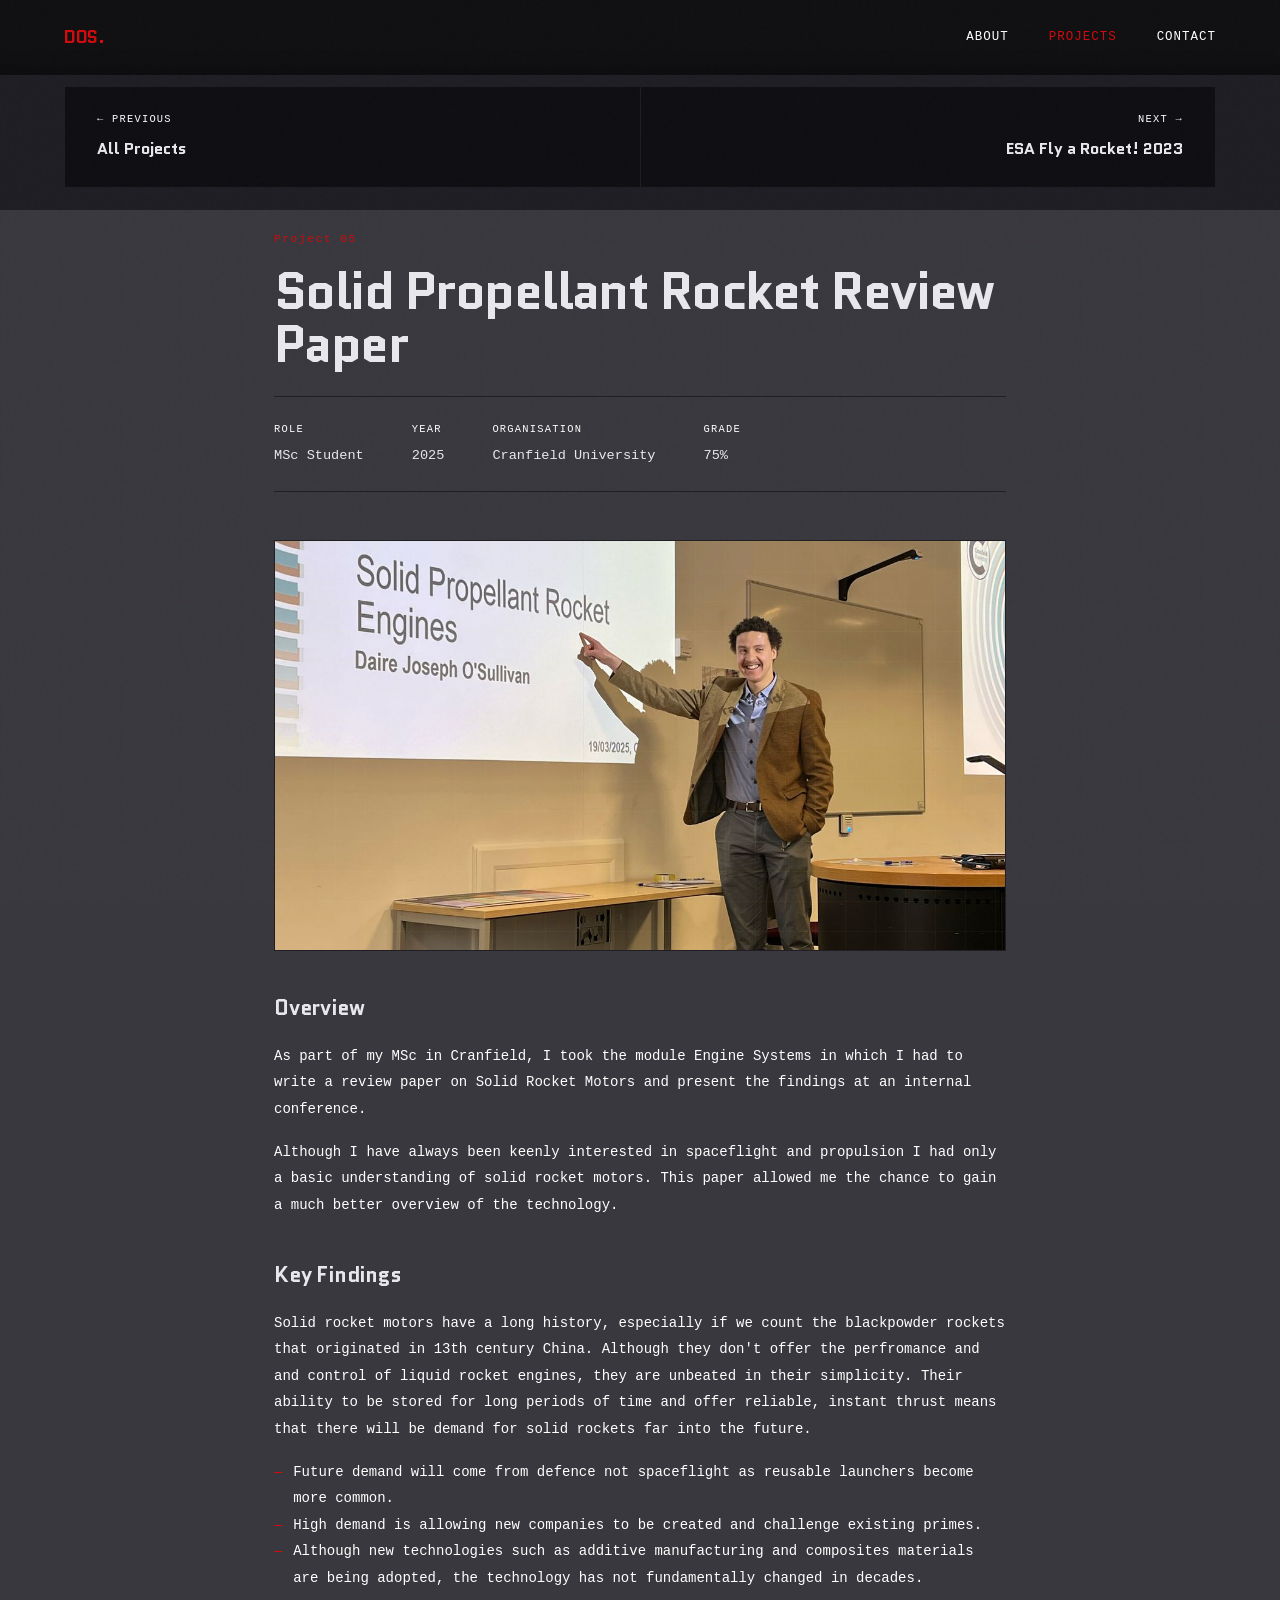
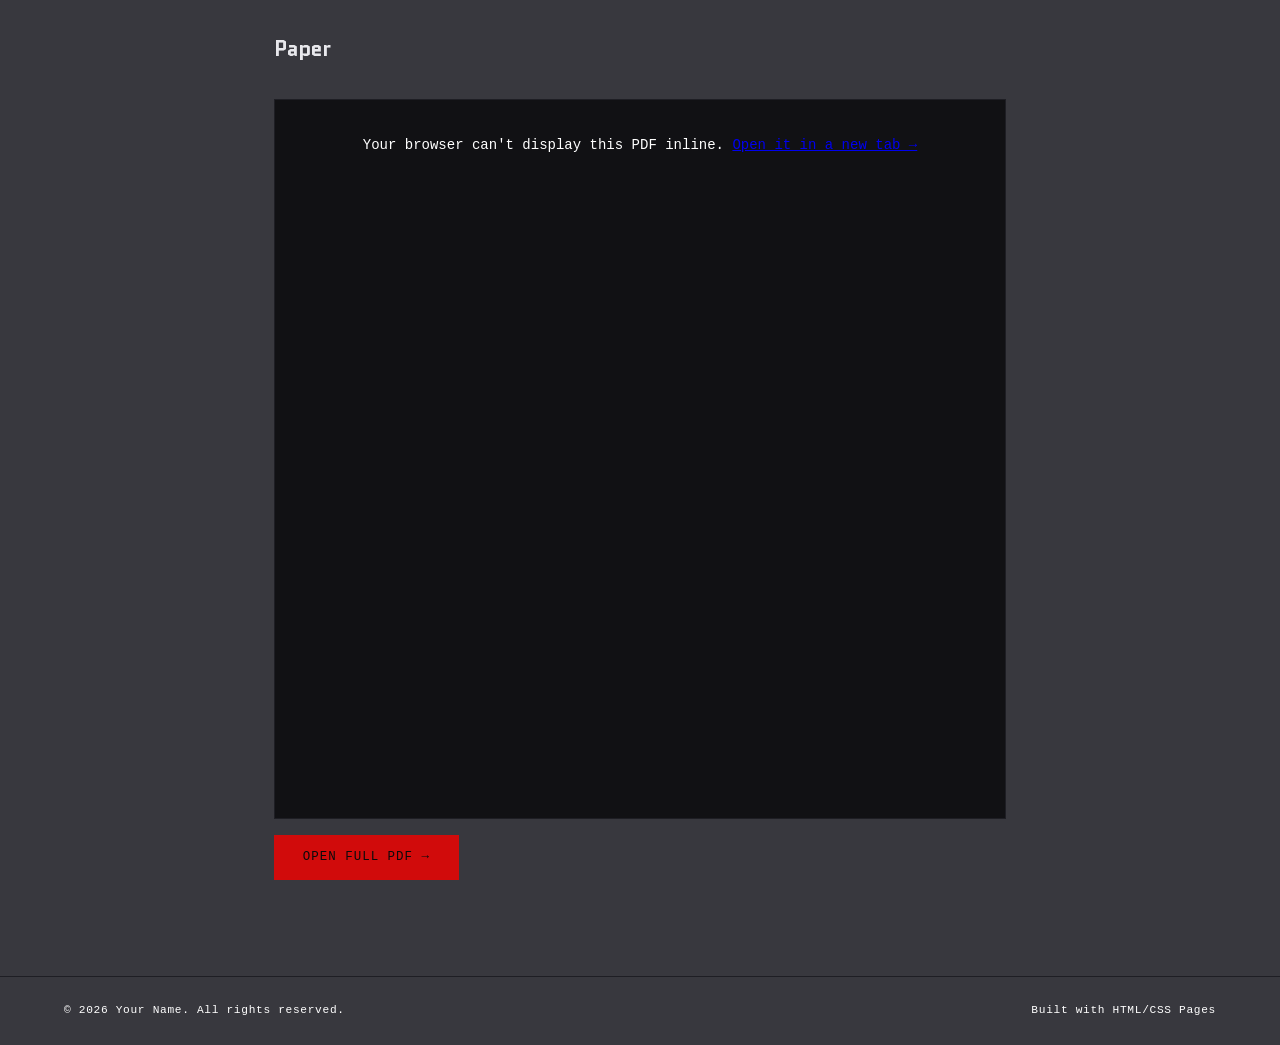
<file: project-solid-paper.html>
<!DOCTYPE html>
<html lang="en">
<head>
  <meta charset="UTF-8" />
  <meta name="viewport" content="width=device-width, initial-scale=1.0"/>
  <title>Daire O'Sullivan — Propulsion Engineer</title>
  <link rel="preconnect" href="https://fonts.googleapis.com">
  <link href="https://fonts.googleapis.com/css2?family=Orbitron:wght@400..900&family=Quantico:ital,wght@0,400;0,700;1,400;1,700&display=swap" rel="stylesheet">
  <link rel="stylesheet" href="style.css">
  <link rel="icon" type="image/png" href="favicon.png">
  <style>
    .project-page {
      position: relative;
      z-index: 1;
      max-width: 860px;
      margin: 0 auto;
      padding: 10rem 4rem 6rem;
    }

    .back-link {
      display: inline-flex;
      align-items: center;
      gap: 0.5rem;
      font-size: 0.72rem;
      letter-spacing: 0.08em;
      text-transform: uppercase;
      color: var(--muted);
      text-decoration: none;
      margin-bottom: 3rem;
      transition: color 0.2s;
      animation: fadeUp 0.4s ease both;
    }

    .back-link:hover { color: var(--accent); }

    .project-meta {
      margin-bottom: 3rem;
      animation: fadeUp 0.5s 0.05s ease both;
    }

    .project-meta-index {
      font-size: 0.7rem;
      letter-spacing: 0.14em;
      color: var(--accent);
      margin-bottom: 1rem;
      display: block;
    }

    .project-page-title {
      font-family: 'Quantico', sans-serif;
      font-size: clamp(2rem, 4vw, 3.2rem);
      font-weight: 800;
      letter-spacing: -0.03em;
      line-height: 1.05;
      margin-bottom: 1.5rem;
    }

    .project-meta-row {
      display: flex;
      gap: 3rem;
      flex-wrap: wrap;
      padding: 1.5rem 0;
      border-top: 1px solid var(--border);
      border-bottom: 1px solid var(--border);
    }

    .meta-item-label {
      font-size: 0.65rem;
      letter-spacing: 0.12em;
      text-transform: uppercase;
      color: var(--muted);
      margin-bottom: 0.3rem;
    }

    .meta-item-value {
      font-size: 0.85rem;
      color: var(--text);
    }

    /* IMAGE PLACEHOLDER */
    .project-image {
      width: 100%;
      aspect-ratio: 16/9;
      background: var(--surface);
      border: 1px solid var(--border);
      display: flex;
      align-items: center;
      justify-content: center;
      color: var(--muted);
      font-size: 0.75rem;
      letter-spacing: 0.1em;
      text-transform: uppercase;
      margin: 2.5rem 0;
      position: relative;
      overflow: hidden;
    }

    .project-image::before {
      content: '';
      position: absolute;
      inset: 0;
      background:
        linear-gradient(rgba(232,240,74,0.03) 1px, transparent 1px),
        linear-gradient(90deg, rgba(232,240,74,0.03) 1px, transparent 1px);
      background-size: 30px 30px;
    }

    .project-image img {
      width: 100%;
      height: 100%;
      object-fit: cover;
    }

    /* CONTENT */
    .project-body {
      animation: fadeUp 0.5s 0.15s ease both;
    }

    .project-body h2 {
      font-family: 'Quantico', sans-serif;
      font-size: 1.3rem;
      font-weight: 700;
      letter-spacing: -0.01em;
      margin: 2.5rem 0 1rem;
      color: var(--text);
    }

    .project-body h2:first-child { margin-top: 0; }

    .project-body p {
      color: var(--muted);
      line-height: 1.9;
      margin-bottom: 1rem;
    }

    .project-body p strong {
      color: var(--text);
      font-weight: 500;
    }

    .project-body ul {
      list-style: none;
      margin-bottom: 1rem;
    }

    .project-body ul li {
      color: var(--muted);
      line-height: 1.9;
      padding-left: 1.2rem;
      position: relative;
    }

    .project-body ul li::before {
      content: '—';
      position: absolute;
      left: 0;
      color: var(--accent);
    }

    /* RESULTS CALLOUT */
    .results-grid {
      display: grid;
      grid-template-columns: repeat(3, 1fr);
      gap: 1px;
      background: var(--border);
      border: 1px solid var(--border);
      margin: 2rem 0;
    }

    .result-item {
      background: var(--card-bg);
      padding: 1.5rem;
    }

    .result-number {
      font-family: 'Quantico', sans-serif;
      font-size: 2rem;
      font-weight: 800;
      color: var(--accent);
      line-height: 1;
      margin-bottom: 0.3rem;
    }

    .result-label {
      font-size: 0.7rem;
      letter-spacing: 0.1em;
      text-transform: uppercase;
      color: var(--muted);
    }

    /* LINKS */
    .project-links-section {
      margin-top: 3rem;
      padding-top: 2rem;
      border-top: 1px solid var(--border);
      display: flex;
      gap: 1rem;
    }

    /* NAV BETWEEN PROJECTS */
    .project-nav {
      display: grid;
      grid-template-columns: 1fr 1fr;
      gap: 1px;
      background: var(--border);
      border: 1px solid var(--border);
      margin: 4rem 0 0;
    }

    .project-nav-item {
      background: var(--card-bg);
      padding: 1.5rem 2rem;
      text-decoration: none;
      color: var(--text);
      transition: background 0.2s;
    }

    .project-nav-item:hover { background: #13131a; }

    .project-nav-item.next { text-align: right; }

    .project-nav-dir {
      font-size: 0.65rem;
      letter-spacing: 0.12em;
      text-transform: uppercase;
      color: var(--muted);
      margin-bottom: 0.4rem;
    }

    .project-nav-title {
      font-family: 'Quantico', sans-serif;
      font-size: 1rem;
      font-weight: 700;
      color: var(--text);
    }

    .project-nav-item:hover .project-nav-title { color: var(--accent); }

    @media (max-width: 768px) {
      .project-page { padding: 8rem 1.5rem 4rem; }
      .results-grid { grid-template-columns: 1fr; }
      .project-nav { grid-template-columns: 1fr; }
    }
  </style>
</head>
<body>

  <nav>
    <a href="index.html" class="nav-logo">DOS.</a>
    <ul class="nav-links">
      <li><a href="index.html#about">About</a></li>
      <li><a href="projects-home.html" class="active">Projects</a></li>
      <li><a href="index.html#contact">Contact</a></li>
    </ul>
  </nav>

  <article class="project-page">

    <a href="projects-home.html" class="back-link">← All Projects</a>

    <div class="project-meta">
      <span class="project-meta-index">Project 05</span>
      <h1 class="project-page-title">Solid Propellant Rocket Review Paper</h1>

      <div class="project-meta-row">
        <div>
          <div class="meta-item-label">Role</div>
          <div class="meta-item-value">MSc Student</div>
        </div>
        <div>
          <div class="meta-item-label">Year</div>
          <div class="meta-item-value">2025</div>
        </div>
        <div>
          <div class="meta-item-label">Organisation</div>
          <div class="meta-item-value">Cranfield University</div>
        </div>
        <div>
          <div class="meta-item-label">Grade</div>
          <div class="meta-item-value">75%</div>
        </div>
      </div>
    </div>

    <!-- Replace src with your actual image -->
    <div class="project-image">
      <img src="pics\ESS.jpg" alt="cfd image">
    </div>

    <div class="project-body">

      <h2>Overview</h2>
      <p>
        As part of my MSc in Cranfield, I took the module Engine Systems in which I had to write a review paper on Solid Rocket Motors and present the findings at an internal conference. 
      </p>

      
      <p>
        Although I have always been keenly interested in spaceflight and propulsion I had only a basic understanding of solid rocket motors. 
        This paper allowed me the chance to gain a much better overview of the technology.
      </p>

      <h2>Key Findings</h2>
      <p>
        Solid rocket motors have a long history, especially if we count the blackpowder rockets that originated in 13th century China. 
        Although they don't offer the perfromance and and control of liquid rocket engines, they are unbeated in their simplicity.
        Their ability to be stored for long periods of time and offer reliable, instant thrust means that there will be demand for solid rockets far into the future.
      </p>
      <ul>
        
        <li>Future demand will come from defence not spaceflight as reusable launchers become more common.</li>
        <li>High demand is allowing new companies to be created and challenge existing primes.</li>
        <li>Although new technologies such as additive manufacturing and composites materials are being adopted,
          the technology has not fundamentally changed in decades.
        </li>
      </ul>

      <h2>Paper</h2>
      <div class="pdf-embed">
  <object data="documents/ess_paper.pdf" type="application/pdf">
    <p>Your browser can't display this PDF inline.
      <a href="documents/ess_paper.pdf" target="_blank">Open it in a new tab →</a>
    </p>
  </object>
</div>
      <a href="documents/ess_paper.pdf" class="btn btn-primary" target="_blank">Open full PDF →</a>
    </div>

    <nav class="project-nav">
      <a href="projects-home.html" class="project-nav-item">
        <div class="project-nav-dir">← Previous</div>
        <div class="project-nav-title">All Projects</div>
      </a>
      <a href="wip.html" class="project-nav-item next">
        <div class="project-nav-dir">Next →</div>
        <div class="project-nav-title">ESA Fly a Rocket! 2023</div>
      </a>
    </nav>

  </article>

  <footer>
    <p>© 2026 Your Name. All rights reserved.</p>
    <p>Built with HTML/CSS  Pages</p>
  </footer>

</body>
</html>
</file>
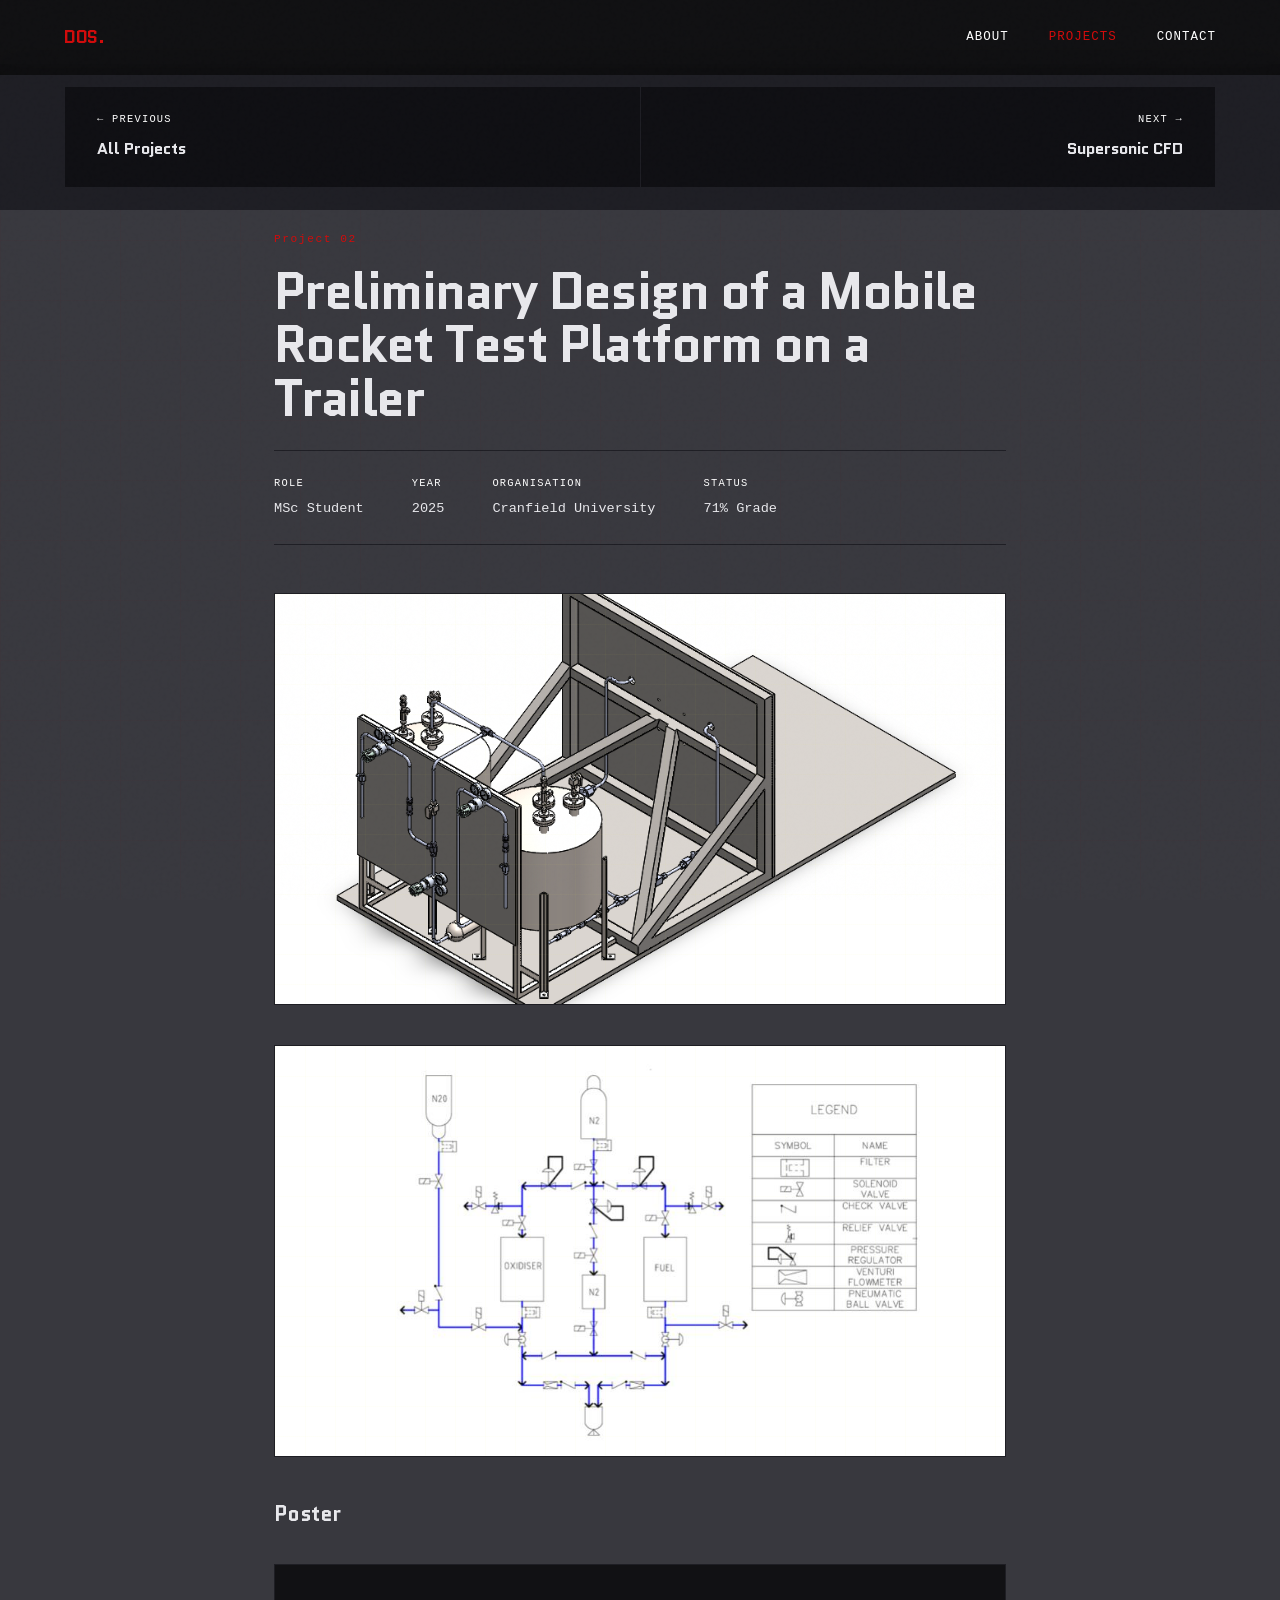
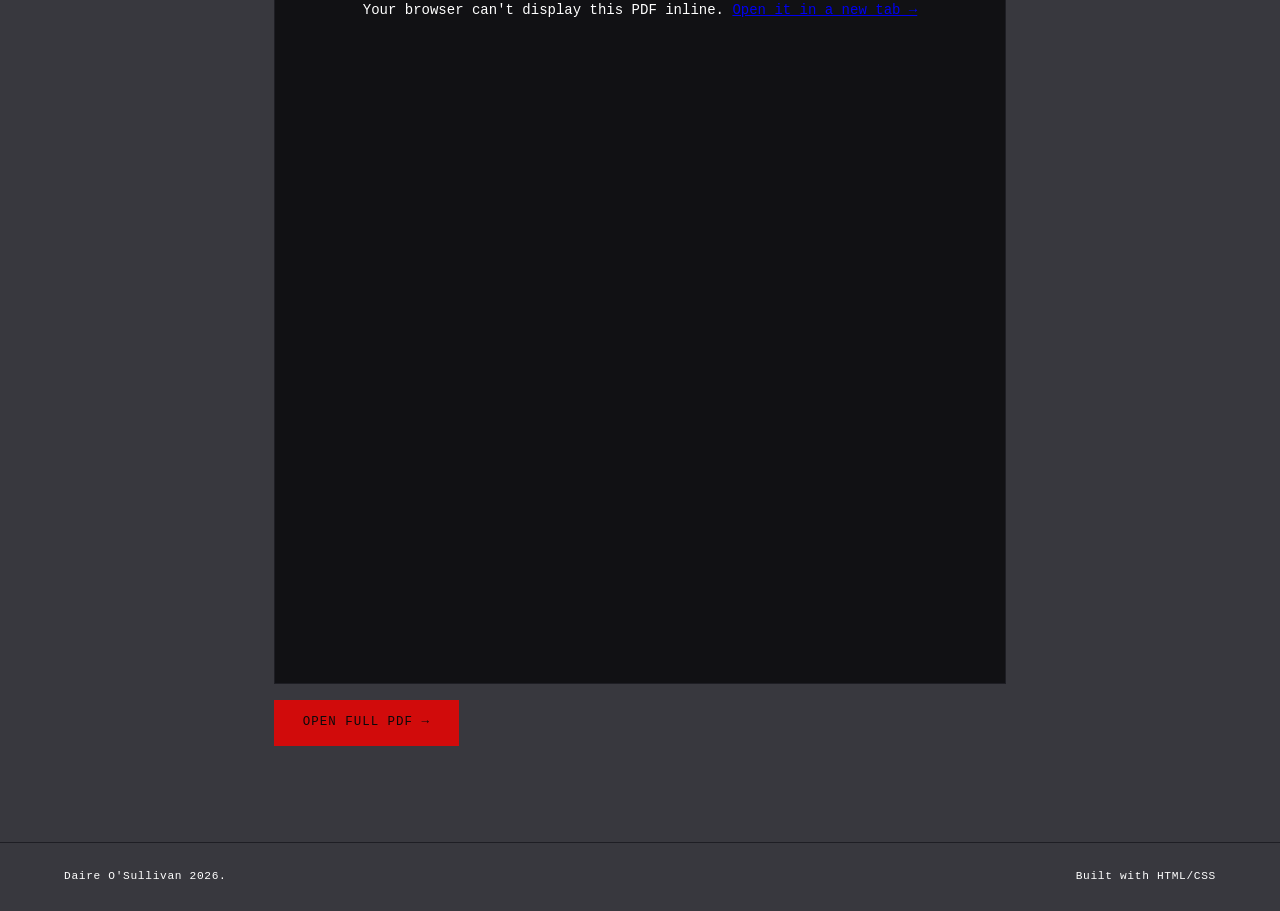
<file: project-test stand.html>
<!DOCTYPE html>
<html lang="en">
<head>
  <meta charset="UTF-8" />
  <meta name="viewport" content="width=device-width, initial-scale=1.0"/>
  <title>Daire O'Sullivan — Propulsion Engineer</title>
  <link rel="preconnect" href="https://fonts.googleapis.com">
  <link href="https://fonts.googleapis.com/css2?family=Orbitron:wght@400..900&family=Quantico:ital,wght@0,400;0,700;1,400;1,700&display=swap" rel="stylesheet">
  <link rel="stylesheet" href="style.css">
  <link rel="icon" type="image/png" href="favicon.png">
  <style>
    .project-page {
      position: relative;
      z-index: 1;
      max-width: 860px;
      margin: 0 auto;
      padding: 10rem 4rem 6rem;
    }

    .back-link {
      display: inline-flex;
      align-items: center;
      gap: 0.5rem;
      font-size: 0.72rem;
      letter-spacing: 0.08em;
      text-transform: uppercase;
      color: var(--muted);
      text-decoration: none;
      margin-bottom: 3rem;
      transition: color 0.2s;
      animation: fadeUp 0.4s ease both;
    }

    .back-link:hover { color: var(--accent); }

    .project-meta {
      margin-bottom: 3rem;
      animation: fadeUp 0.5s 0.05s ease both;
    }

    .project-meta-index {
      font-size: 0.7rem;
      letter-spacing: 0.14em;
      color: var(--accent);
      margin-bottom: 1rem;
      display: block;
    }

    .project-page-title {
      font-family: 'Quantico', sans-serif;
      font-size: clamp(2rem, 4vw, 3.2rem);
      font-weight: 800;
      letter-spacing: -0.03em;
      line-height: 1.05;
      margin-bottom: 1.5rem;
    }

    .project-meta-row {
      display: flex;
      gap: 3rem;
      flex-wrap: wrap;
      padding: 1.5rem 0;
      border-top: 1px solid var(--border);
      border-bottom: 1px solid var(--border);
    }

    .meta-item-label {
      font-size: 0.65rem;
      letter-spacing: 0.12em;
      text-transform: uppercase;
      color: var(--muted);
      margin-bottom: 0.3rem;
    }

    .meta-item-value {
      font-size: 0.85rem;
      color: var(--text);
    }

    /* IMAGE PLACEHOLDER */
    .project-image {
      width: 100%;
      aspect-ratio: 16/9;
      background: var(--surface);
      border: 1px solid var(--border);
      display: flex;
      align-items: center;
      justify-content: center;
      color: var(--muted);
      font-size: 0.75rem;
      letter-spacing: 0.1em;
      text-transform: uppercase;
      margin: 2.5rem 0;
      position: relative;
      overflow: hidden;
    }

    .project-image::before {
      content: '';
      position: absolute;
      inset: 0;
      background:
        linear-gradient(rgba(232,240,74,0.03) 1px, transparent 1px),
        linear-gradient(90deg, rgba(232,240,74,0.03) 1px, transparent 1px);
      background-size: 30px 30px;
    }

    .project-image img {
      width: 100%;
      height: 100%;
      object-fit: cover;
    }


    figure {
  margin: 2.5rem 0;
}

figcaption {
  font-size: 0.72rem;
  color: var(--muted);
  text-align: center;
  margin-top: 0.6rem;
  letter-spacing: 0.04em;
  line-height: 1.6;
}

    /* CONTENT */
    .project-body {
      animation: fadeUp 0.5s 0.15s ease both;
    }

    .project-body h2 {
      font-family: 'Quantico', sans-serif;
      font-size: 1.3rem;
      font-weight: 700;
      letter-spacing: -0.01em;
      margin: 2.5rem 0 1rem;
      color: var(--text);
    }

    .project-body h2:first-child { margin-top: 0; }

    .project-body p {
      color: var(--muted);
      line-height: 1.9;
      margin-bottom: 1rem;
    }

    .project-body p strong {
      color: var(--text);
      font-weight: 500;
    }

    .project-body ul {
      list-style: none;
      margin-bottom: 1rem;
    }

    .project-body ul li {
      color: var(--muted);
      line-height: 1.9;
      padding-left: 1.2rem;
      position: relative;
    }

    .project-body ul li::before {
      content: '—';
      position: absolute;
      left: 0;
      color: var(--accent);
    }

    /* RESULTS CALLOUT */
    .results-grid {
      display: grid;
      grid-template-columns: repeat(3, 1fr);
      gap: 1px;
      background: var(--border);
      border: 1px solid var(--border);
      margin: 2rem 0;
    }

    .result-item {
      background: var(--card-bg);
      padding: 1.5rem;
    }

    .result-number {
      font-family: 'Quantico', sans-serif;
      font-size: 2rem;
      font-weight: 800;
      color: var(--accent);
      line-height: 1;
      margin-bottom: 0.3rem;
    }

    .result-label {
      font-size: 0.7rem;
      letter-spacing: 0.1em;
      text-transform: uppercase;
      color: var(--muted);
    }

    /* LINKS */
    .project-links-section {
      margin-top: 3rem;
      padding-top: 2rem;
      border-top: 1px solid var(--border);
      display: flex;
      gap: 1rem;
    }

    /* NAV BETWEEN PROJECTS */
    .project-nav {
      display: grid;
      grid-template-columns: 1fr 1fr;
      gap: 1px;
      background: var(--border);
      border: 1px solid var(--border);
      margin: 4rem 0 0;
    }

    .project-nav-item {
      background: var(--card-bg);
      padding: 1.5rem 2rem;
      text-decoration: none;
      color: var(--text);
      transition: background 0.2s;
    }

    .project-nav-item:hover { background: #13131a; }

    .project-nav-item.next { text-align: right; }

    .project-nav-dir {
      font-size: 0.65rem;
      letter-spacing: 0.12em;
      text-transform: uppercase;
      color: var(--muted);
      margin-bottom: 0.4rem;
    }

    .project-nav-title {
      font-family: 'Quantico', sans-serif;
      font-size: 1rem;
      font-weight: 700;
      color: var(--text);
    }

    .project-nav-item:hover .project-nav-title { color: var(--accent); }

    @media (max-width: 768px) {
      .project-page { padding: 8rem 1.5rem 4rem; }
      .results-grid { grid-template-columns: 1fr; }
      .project-nav { grid-template-columns: 1fr; }
    }
  </style>
</head>
<body>

  <nav>
    <a href="index.html" class="nav-logo">DOS.</a>
    <ul class="nav-links">
      <li><a href="index.html#about">About</a></li>
      <li><a href="projects-home.html" class="active">Projects</a></li>
      <li><a href="index.html#contact">Contact</a></li>
    </ul>
  </nav>

  <article class="project-page">

    <a href="projects-home.html" class="back-link">← All Projects</a>

    <div class="project-meta">
      <span class="project-meta-index">Project 02</span>
      <h1 class="project-page-title">Preliminary Design of a Mobile Rocket Test Platform on a Trailer</h1>

      <div class="project-meta-row">
        <div>
          <div class="meta-item-label">Role</div>
          <div class="meta-item-value">MSc Student</div>
        </div>
        <div>
          <div class="meta-item-label">Year</div>
          <div class="meta-item-value">2025</div>
        </div>
        <div>
          <div class="meta-item-label">Organisation</div>
          <div class="meta-item-value">Cranfield University</div>
        </div>
        <div>
          <div class="meta-item-label">Status</div>
          <div class="meta-item-value">71% Grade</div>
        </div>
      </div>
    </div>

    <!-- Replace src with your actual image -->
    <div class="project-image">
      <img src="pics\test_stand.PNG" alt="test stand CAD">
    </div>

    <div class="project-image">
      <img src="pics\test_stand_pid_white_background.jpg" alt="test stand PID">
    </div>

    <div class="project-body">

      <!--<h2>Overview</h2>
      <p>
        Brief summary of the project — what it is, why it exists, and what you set out to accomplish.
        Keep this tight: two or three sentences that give the reader the full picture fast.
      </p>

      <h2>Problem</h2>
      <p>
        Describe the engineering problem or design challenge you were solving. What constraints did you work within?
        What made it hard? This is where you show you understand the domain, not just the tools.
      </p>

      <h2>My Approach</h2>
      <p>
        Walk through how you tackled it. What analysis did you run? What trades did you make?
        Be specific — the details are what differentiate an engineer's portfolio from a resume bullet.
      </p>
      <ul>
        <li>Injector element sizing using Hewitt correlation and CEA outputs</li>
        <li>Acoustic stability analysis with quarter-wave resonator placement</li>
        <li>Thermal analysis of chamber wall with regenerative cooling channels</li>
      </ul>

    --><h2>Poster</h2>
      <div class="pdf-embed">
  <object data="documents/SUN_Poster.pdf" type="application/pdf">
    <p>Your browser can't display this PDF inline.
      <a href="documents/SUN_Poster.pdf" target="_blank">Open it in a new tab →</a>
    </p>
  </object>
</div>
<a href="documents/SUN_Poster.pdf" class="btn btn-primary" target="_blank">Open full PDF →</a>

    </div>



    <nav class="project-nav">
      <a href="projects-home.html" class="project-nav-item">
        <div class="project-nav-dir">← Previous</div>
        <div class="project-nav-title">All Projects</div>
      </a>
      <a href="project-beng thesis.html" class="project-nav-item next">
        <div class="project-nav-dir">Next →</div>
        <div class="project-nav-title">Supersonic CFD</div>
      </a>
    </nav>

  </article>

  <footer>
    <p>Daire O'Sullivan 2026.</p>
    <p>Built with HTML/CSS </p>
  </footer>

</body>
</html>
</file>
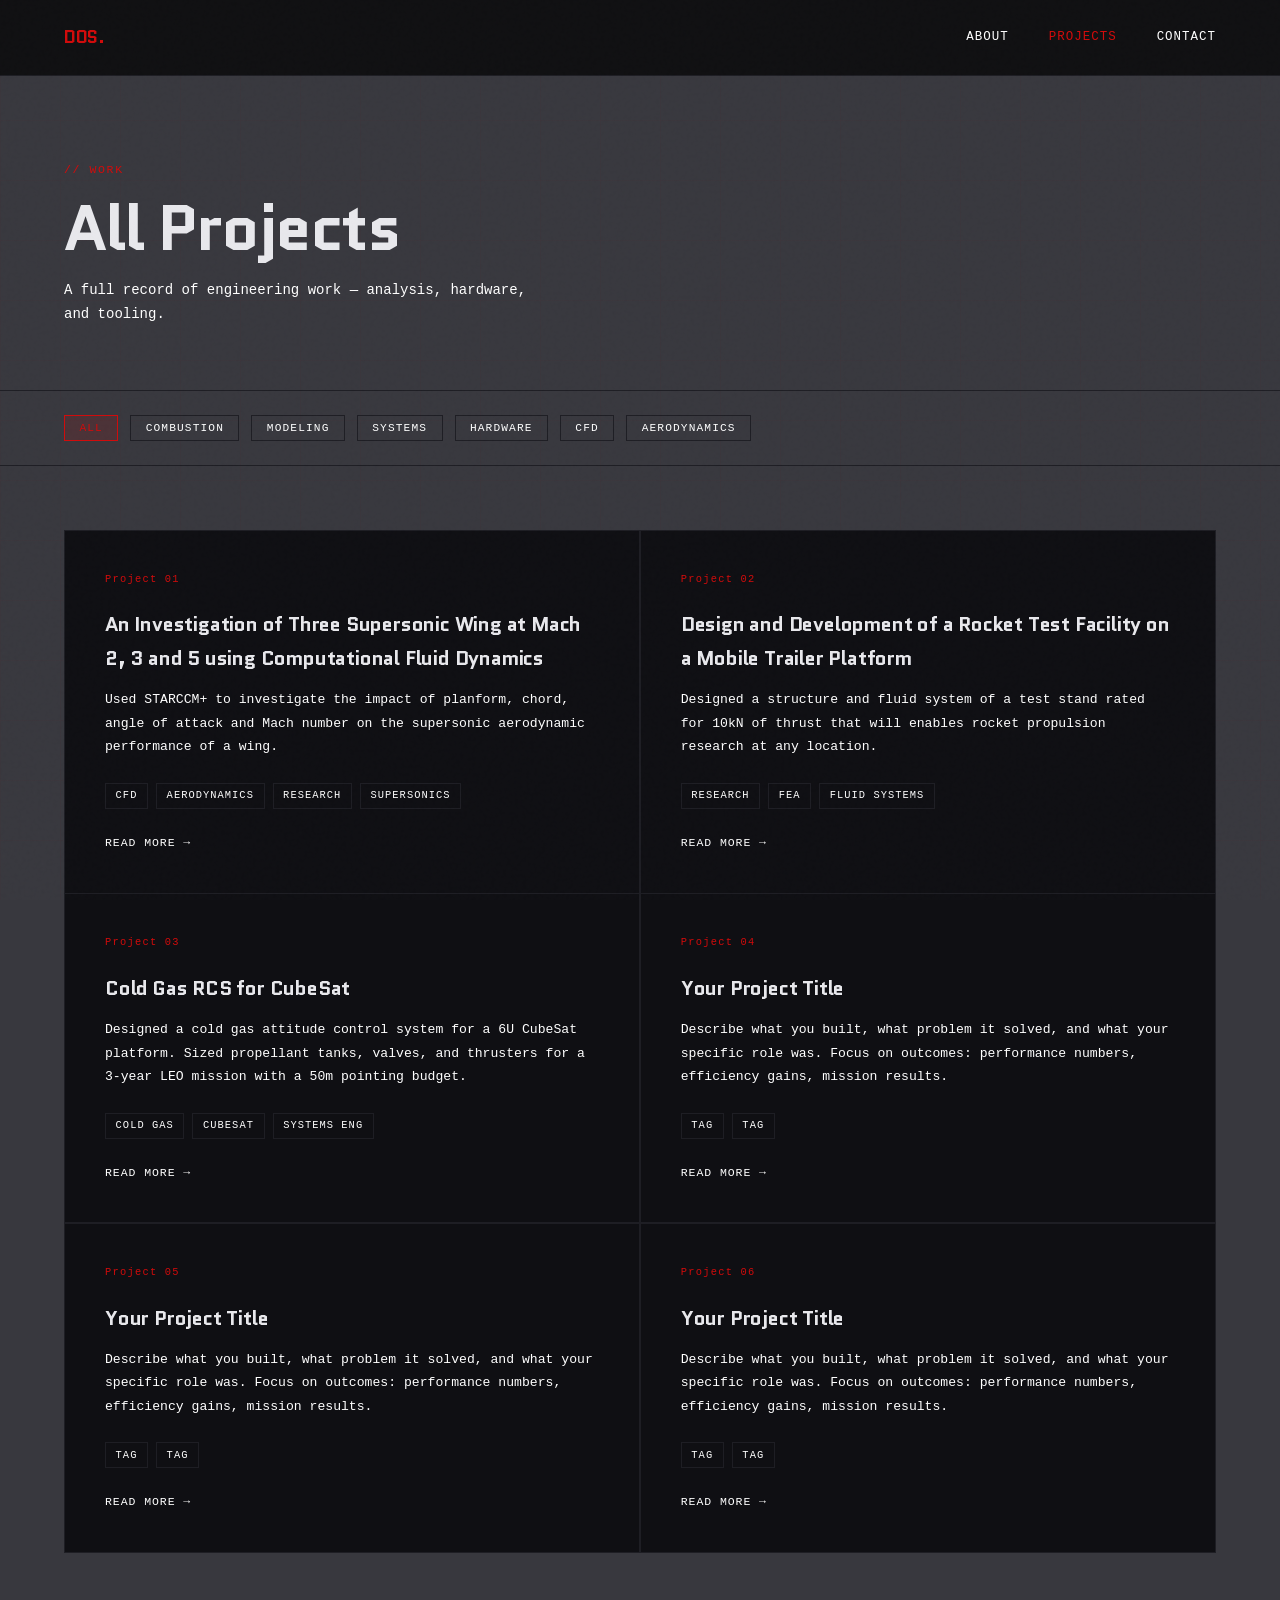
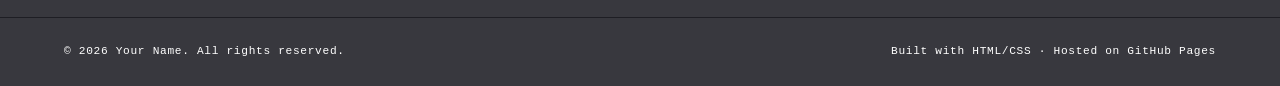
<file: projects- actual to be finished.html>
<!DOCTYPE html>
<html lang="en">
<head>
  <meta charset="UTF-8" />
  <meta name="viewport" content="width=device-width, initial-scale=1.0"/>
  <title>Daire O'Sullivan — Propulsion Engineer</title>
  <link rel="preconnect" href="https://fonts.googleapis.com">
  <link href="https://fonts.googleapis.com/css2?family=Orbitron:wght@400..900&family=Quantico:ital,wght@0,400;0,700;1,400;1,700&display=swap" rel="stylesheet">
  <link rel="stylesheet" href="style.css">
  <link rel="icon" type="image/png" href="favicon.png">
  <style>
    .page-hero {
      padding: 10rem 4rem 4rem;
      position: relative;
      z-index: 1;
      border-bottom: 1px solid var(--border);
    }

    .page-hero-label {
      font-size: 0.72rem;
      letter-spacing: 0.14em;
      text-transform: uppercase;
      color: var(--accent);
      margin-bottom: 1rem;
      display: block;
      animation: fadeUp 0.5s ease both;
    }

    .page-hero h1 {
      font-family: 'Quantico', sans-serif;
      font-size: clamp(2.5rem, 5vw, 4.5rem);
      font-weight: 800;
      letter-spacing: -0.03em;
      line-height: 1;
      animation: fadeUp 0.5s 0.1s ease both;
    }

    .page-hero p {
      color: var(--muted);
      margin-top: 1.2rem;
      max-width: 480px;
      animation: fadeUp 0.5s 0.2s ease both;
    }

    /* FILTER BAR */
    .filter-bar {
      position: relative;
      z-index: 1;
      padding: 1.5rem 4rem;
      border-bottom: 1px solid var(--border);
      display: flex;
      gap: 0.75rem;
      flex-wrap: wrap;
    }

    .filter-btn {
      font-family: 'DM Mono', monospace;
      font-size: 0.7rem;
      letter-spacing: 0.1em;
      text-transform: uppercase;
      padding: 0.35rem 0.9rem;
      border: 1px solid var(--border);
      background: none;
      color: var(--muted);
      cursor: pointer;
      transition: all 0.2s;
    }

    .filter-btn:hover { border-color: var(--accent); color: var(--accent); }
    .filter-btn.active { border-color: var(--accent); color: var(--accent); background: var(--accent-dim); }

    /* PROJECTS AREA */
    .projects-wrap {
      position: relative;
      z-index: 1;
      padding: 4rem;
    }

    .projects-grid {
      margin-bottom: 0;
    }

    /* hide filtered cards */
    .project-card.hidden {
      display: none;
    }

    @media (max-width: 768px) {
      .page-hero { padding: 8rem 1.5rem 3rem; }
      .filter-bar { padding: 1.2rem 1.5rem; }
      .projects-wrap { padding: 2rem 1.5rem; }
    }
  </style>
</head>
<body>

  <nav>
    <a href="index.html" class="nav-logo">DOS.</a>
    <ul class="nav-links">
      <li><a href="index.html#about">About</a></li>
      <li><a href="projects.html" class="active">Projects</a></li>
      <li><a href="index.html#contact">Contact</a></li>
    </ul>
  </nav>

  <div class="page-hero">
    <span class="page-hero-label">// Work</span>
    <h1>All Projects</h1>
    <p>A full record of engineering work — analysis, hardware, and tooling.</p>
  </div>

  <div class="filter-bar">
    <button class="filter-btn active" data-filter="all">All</button>
    <button class="filter-btn" data-filter="combustion">Combustion</button>
    <button class="filter-btn" data-filter="modeling">Modeling</button>
    <button class="filter-btn" data-filter="systems">Systems</button>
    <button class="filter-btn" data-filter="hardware">Hardware</button>
    <button class="filter-btn" data-filter="cfd">CFD</button>
    <button class="filter-btn" data-filter="aerodynamics">Aerodynamics</button>
    
  </div>

  <div class="projects-wrap">
    <div class="projects-grid">

      <a href="project-beng thesis.html" class="project-card reveal" data-tags="cfd aerodynamics modeling">
        <span class="project-index">Project 01</span>
        <h3 class="project-title">An Investigation of Three Supersonic Wing at Mach 2, 3 and 5 using Computational Fluid Dynamics</h3>
        <p class="project-desc">
          Used STARCCM+ to investigate the impact of planform, chord,
           angle of attack and Mach number on the supersonic aerodynamic performance of a wing.
        </p>
        <div class="project-tags">
          <span class="tag">CFD</span>
          <span class="tag">Aerodynamics</span>
          <span class="tag">Research</span>
          <span class="tag">Supersonics</span>
        </div>
        <span class="project-more">Read more →</span>
      </a>

      <a href="project-test stand.html" class="project-card reveal" data-tags="modeling hardware">
        <span class="project-index">Project 02</span>
        <h3 class="project-title">Design and Development of a Rocket Test Facility on a Mobile Trailer Platform</h3>
        <p class="project-desc">
          Designed a structure and fluid system of a test stand rated for 10kN of thrust
           that will enables rocket propulsion research at any location.
        </p>
        <div class="project-tags">
          <span class="tag">Research</span>
          <span class="tag">FEA</span>
          <span class="tag">Fluid Systems</span>
        </div>
        <span class="project-more">Read more →</span>
      </a>

      <a href="project-rcs.html" class="project-card reveal" data-tags="systems">
        <span class="project-index">Project 03</span>
        <h3 class="project-title">Cold Gas RCS for CubeSat</h3>
        <p class="project-desc">
          Designed a cold gas attitude control system for a 6U CubeSat platform.
          Sized propellant tanks, valves, and thrusters for a 3-year LEO mission with a 50m pointing budget.
        </p>
        <div class="project-tags">
          <span class="tag">Cold Gas</span>
          <span class="tag">CubeSat</span>
          <span class="tag">Systems Eng</span>
        </div>
        <span class="project-more">Read more →</span>
      </a>

      <a href="project-4.html" class="project-card reveal" data-tags="modeling combustion">
        <span class="project-index">Project 04</span>
        <h3 class="project-title">Your Project Title</h3>
        <p class="project-desc">
          Describe what you built, what problem it solved, and what your specific role was.
          Focus on outcomes: performance numbers, efficiency gains, mission results.
        </p>
        <div class="project-tags">
          <span class="tag">Tag</span>
          <span class="tag">Tag</span>
        </div>
        <span class="project-more">Read more →</span>
      </a>

      <a href="project-5.html" class="project-card reveal" data-tags="hardware systems">
        <span class="project-index">Project 05</span>
        <h3 class="project-title">Your Project Title</h3>
        <p class="project-desc">
          Describe what you built, what problem it solved, and what your specific role was.
          Focus on outcomes: performance numbers, efficiency gains, mission results.
        </p>
        <div class="project-tags">
          <span class="tag">Tag</span>
          <span class="tag">Tag</span>
        </div>
        <span class="project-more">Read more →</span>
      </a>

      <a href="project-6.html" class="project-card reveal" data-tags="modeling systems">
        <span class="project-index">Project 06</span>
        <h3 class="project-title">Your Project Title</h3>
        <p class="project-desc">
          Describe what you built, what problem it solved, and what your specific role was.
          Focus on outcomes: performance numbers, efficiency gains, mission results.
        </p>
        <div class="project-tags">
          <span class="tag">Tag</span>
          <span class="tag">Tag</span>
        </div>
        <span class="project-more">Read more →</span>
      </a>

    </div>
  </div>

  <footer>
    <p>© 2026 Your Name. All rights reserved.</p>
    <p>Built with HTML/CSS · Hosted on GitHub Pages</p>
  </footer>

  <script>
    // Scroll reveal
    const reveals = document.querySelectorAll('.reveal');
    const observer = new IntersectionObserver((entries) => {
      entries.forEach((entry, i) => {
        if (entry.isIntersecting) {
          setTimeout(() => entry.target.classList.add('visible'), i * 80);
          observer.unobserve(entry.target);
        }
      });
    }, { threshold: 0.1 });
    reveals.forEach(el => observer.observe(el));

    // Filter
    const filterBtns = document.querySelectorAll('.filter-btn');
    const cards = document.querySelectorAll('.project-card');

    filterBtns.forEach(btn => {
      btn.addEventListener('click', () => {
        filterBtns.forEach(b => b.classList.remove('active'));
        btn.classList.add('active');

        const filter = btn.dataset.filter;
        cards.forEach(card => {
          const tags = card.dataset.tags || '';
          if (filter === 'all' || tags.includes(filter)) {
            card.classList.remove('hidden');
          } else {
            card.classList.add('hidden');
          }
        });
      });
    });
  </script>

</body>
</html>
</file>
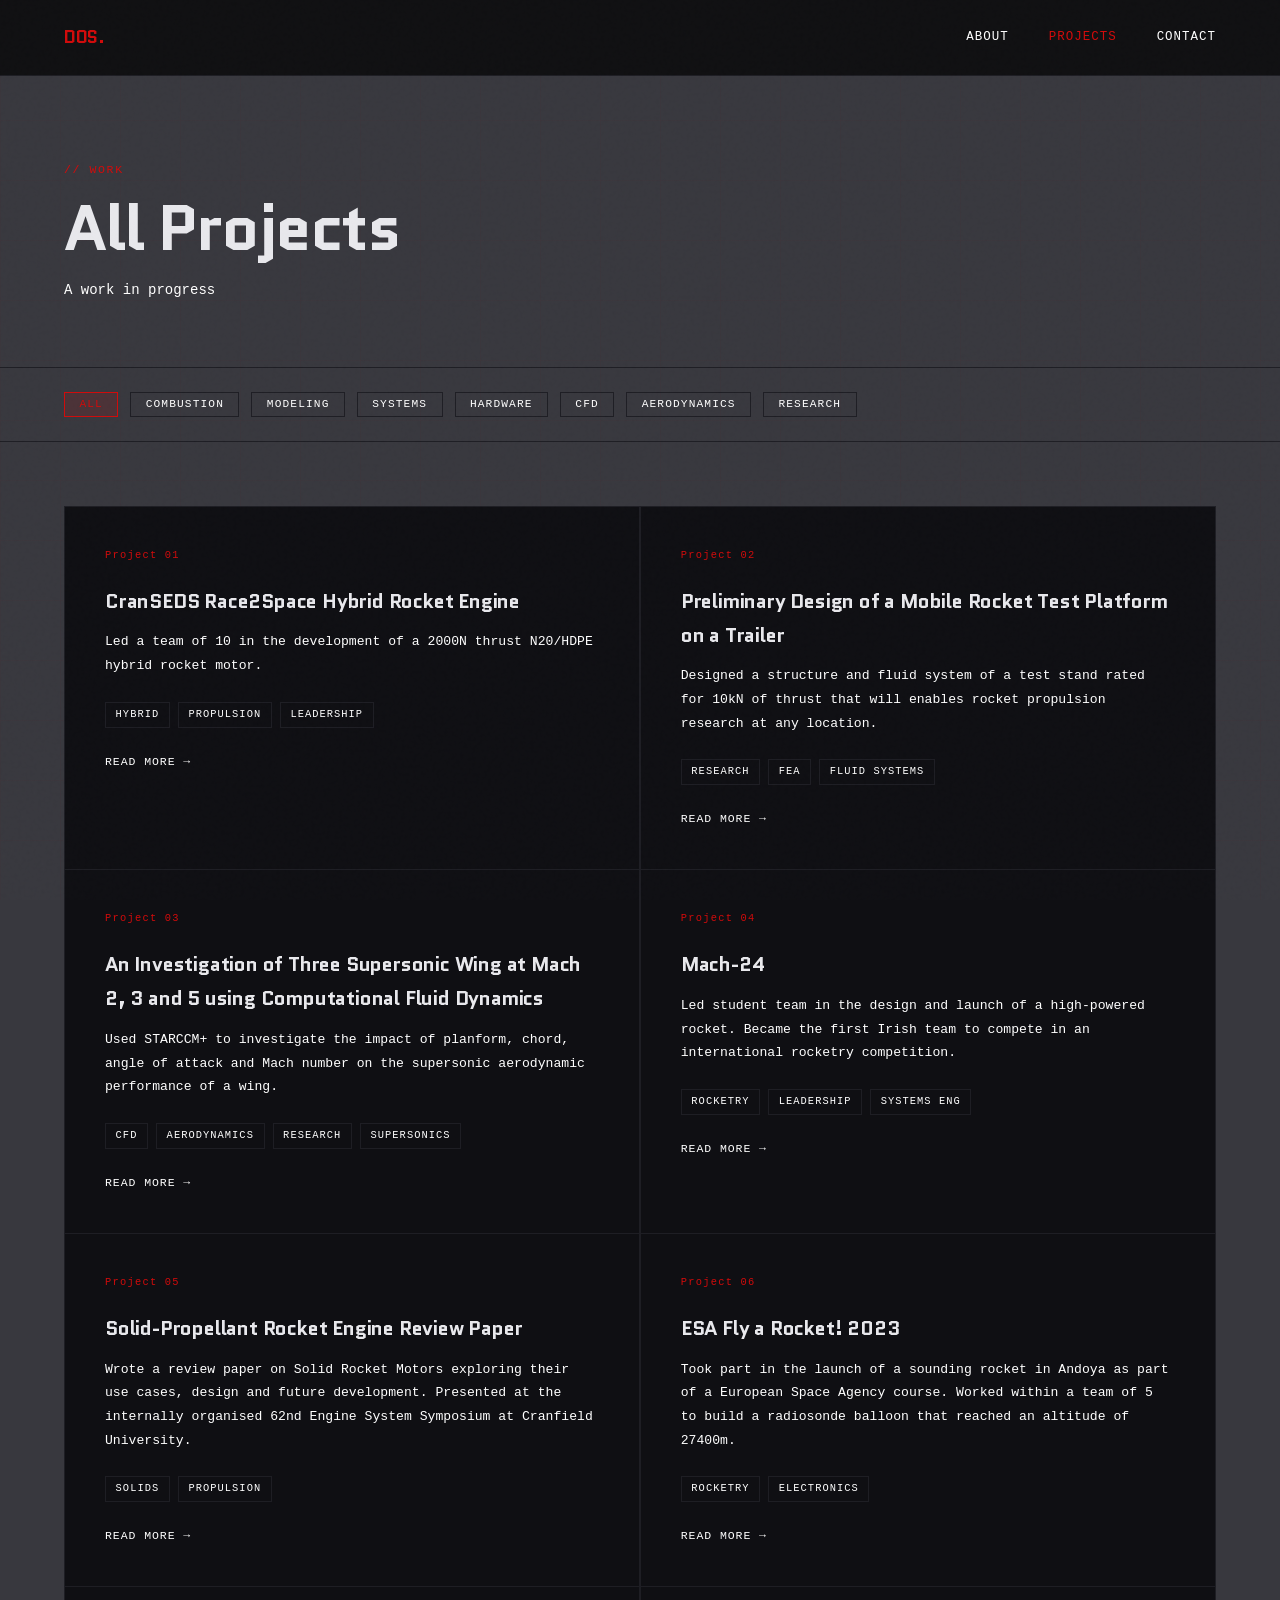
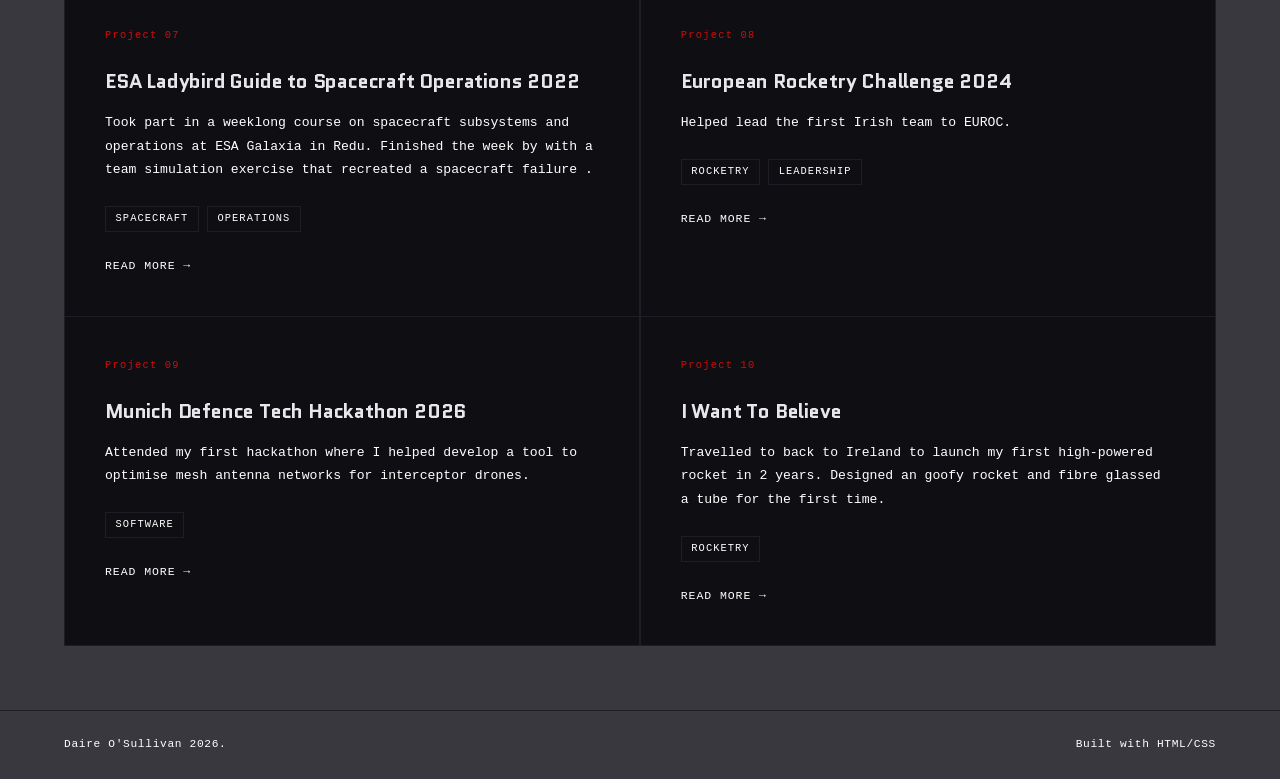
<file: projects-home.html>
<!DOCTYPE html>
<html lang="en">
<head>
  <meta charset="UTF-8" />
  <meta name="viewport" content="width=device-width, initial-scale=1.0"/>
  <title>Daire O'Sullivan — Propulsion Engineer</title>
  <link rel="preconnect" href="https://fonts.googleapis.com">
  <link href="https://fonts.googleapis.com/css2?family=Orbitron:wght@400..900&family=Quantico:ital,wght@0,400;0,700;1,400;1,700&display=swap" rel="stylesheet">
  <link rel="stylesheet" href="style.css">
  <link rel="icon" type="image/png" href="favicon.png">
  <style>
    .page-hero {
      padding: 10rem 4rem 4rem;
      position: relative;
      z-index: 1;
      border-bottom: 1px solid var(--border);
    }

    .page-hero-label {
      font-size: 0.72rem;
      letter-spacing: 0.14em;
      text-transform: uppercase;
      color: var(--accent);
      margin-bottom: 1rem;
      display: block;
      animation: fadeUp 0.5s ease both;
    }

    .page-hero h1 {
      font-family: 'Quantico', sans-serif;
      font-size: clamp(2.5rem, 5vw, 4.5rem);
      font-weight: 800;
      letter-spacing: -0.03em;
      line-height: 1;
      animation: fadeUp 0.5s 0.1s ease both;
    }

    .page-hero p {
      color: var(--muted);
      margin-top: 1.2rem;
      max-width: 480px;
      animation: fadeUp 0.5s 0.2s ease both;
    }

    /* FILTER BAR */
    .filter-bar {
      position: relative;
      z-index: 1;
      padding: 1.5rem 4rem;
      border-bottom: 1px solid var(--border);
      display: flex;
      gap: 0.75rem;
      flex-wrap: wrap;
    }

    .filter-btn {
      font-family: 'DM Mono', monospace;
      font-size: 0.7rem;
      letter-spacing: 0.1em;
      text-transform: uppercase;
      padding: 0.35rem 0.9rem;
      border: 1px solid var(--border);
      background: none;
      color: var(--muted);
      cursor: pointer;
      transition: all 0.2s;
    }

    .filter-btn:hover { border-color: var(--accent); color: var(--accent); }
    .filter-btn.active { border-color: var(--accent); color: var(--accent); background: var(--accent-dim); }

    /* PROJECTS AREA */
    .projects-wrap {
      position: relative;
      z-index: 1;
      padding: 4rem;
    }

    .projects-grid {
      margin-bottom: 0;
    }

    /* hide filtered cards */
    .project-card.hidden {
      display: none;
    }

    @media (max-width: 768px) {
      .page-hero { padding: 8rem 1.5rem 3rem; }
      .filter-bar { padding: 1.2rem 1.5rem; }
      .projects-wrap { padding: 2rem 1.5rem; }
    }
  </style>
</head>
<body>

  <nav>
    <a href="index.html" class="nav-logo">DOS.</a>
    <ul class="nav-links">
      <li><a href="index.html#about">About</a></li>
      <li><a href="projects.html" class="active">Projects</a></li>
      <li><a href="index.html#contact">Contact</a></li>
    </ul>
  </nav>

  <div class="page-hero">
    <span class="page-hero-label">// Work</span>
    <h1>All Projects</h1>
     <p>A work in progress</p>
  </div>

  <div class="filter-bar">
    <button class="filter-btn active" data-filter="all">All</button>
    <button class="filter-btn" data-filter="combustion">Combustion</button>
    <button class="filter-btn" data-filter="modeling">Modeling</button>
    <button class="filter-btn" data-filter="systems">Systems</button>
    <button class="filter-btn" data-filter="hardware">Hardware</button>
    <button class="filter-btn" data-filter="cfd">CFD</button>
    <button class="filter-btn" data-filter="aerodynamics">Aerodynamics</button>
    <button class="filter-btn" data-filter="research">Research</button>
    
  </div>

  <div class="projects-wrap">
    <div class="projects-grid">

      <a href="project-hybrid.html" class="project-card reveal" data-tags="modeling combustion hardware">
        <span class="project-index">Project 01</span>
        <h3 class="project-title">CranSEDS Race2Space Hybrid Rocket Engine</h3>
        <p class="project-desc">
          Led a team of 10 in the development of a 2000N thrust N20/HDPE hybrid rocket motor.
        </p>
        <div class="project-tags">
          <span class="tag">Hybrid</span>
          <span class="tag">Propulsion</span>
          <span class="tag">Leadership</span>
        </div>
        <span class="project-more">Read more →</span>
      </a>

      <a href="project-test stand.html" class="project-card reveal" data-tags="modeling research">
        <span class="project-index">Project 02</span>
        <h3 class="project-title">Preliminary Design of a Mobile Rocket Test Platform on a Trailer</h3>
        <p class="project-desc">
          Designed a structure and fluid system of a test stand rated for 10kN of thrust
           that will enables rocket propulsion research at any location.
        </p>
        <div class="project-tags">
          <span class="tag">Research</span>
          <span class="tag">FEA</span>
          <span class="tag">Fluid Systems</span>
        </div>
        <span class="project-more">Read more →</span>
      </a>

      <a href="project-beng thesis.html" class="project-card reveal" data-tags="cfd aerodynamics modeling research">
        <span class="project-index">Project 03</span>
        <h3 class="project-title">An Investigation of Three Supersonic Wing at Mach 2, 3 and 5 using Computational Fluid Dynamics</h3>
        <p class="project-desc">
          Used STARCCM+ to investigate the impact of planform, chord,
           angle of attack and Mach number on the supersonic aerodynamic performance of a wing.
        </p>
        <div class="project-tags">
          <span class="tag">CFD</span>
          <span class="tag">Aerodynamics</span>
          <span class="tag">Research</span>
          <span class="tag">Supersonics</span>
        </div>
        <span class="project-more">Read more →</span>
      </a>

      <a href="project-mach.html" class="project-card reveal" data-tags="systems rocketry hardware">
        <span class="project-index">Project 04</span>
        <h3 class="project-title">Mach-24</h3>
        <p class="project-desc">
          Led student team in the design and launch of a high-powered rocket. Became the first Irish team to compete in an international rocketry competition.
        </p>
        <div class="project-tags">
          <span class="tag">Rocketry</span>
          <span class="tag">Leadership</span>
          <span class="tag">Systems Eng</span>
        </div>
        <span class="project-more">Read more →</span>
      </a>


      <a href="project-solid-paper.html" class="project-card reveal" data-tags="research propulsion">
        <span class="project-index">Project 05</span>
        <h3 class="project-title">Solid-Propellant Rocket Engine Review Paper</h3>
        <p class="project-desc">
          Wrote a review paper on Solid Rocket Motors exploring their use cases, design and future development. Presented at the internally organised 62nd Engine System Symposium at Cranfield University. 
        </p>
        <div class="project-tags">
          <span class="tag">Solids</span>
          <span class="tag">Propulsion</span>
        </div>
        <span class="project-more">Read more →</span>
      </a>

      <a href="wip.html" class="project-card reveal" data-tags="rocketry hardware">
        <span class="project-index">Project 06</span>
        <h3 class="project-title">ESA Fly a Rocket! 2023</h3>
        <p class="project-desc">
          Took part in the launch of a sounding rocket in Andoya as part of a European Space Agency course. 
          Worked within a team of 5 to build a radiosonde balloon that reached an altitude of 27400m.
        </p>
        <div class="project-tags">
          <span class="tag">Rocketry</span>
          <span class="tag">Electronics</span>
        </div>
        <span class="project-more">Read more →</span>
      </a>

      <a href="wip.html" class="project-card reveal" data-tags="spacecraft operations systems">
        <span class="project-index">Project 07</span>
        <h3 class="project-title">ESA Ladybird Guide to Spacecraft Operations 2022</h3>
        <p class="project-desc">
          Took part in a weeklong course on spacecraft subsystems and operations at ESA Galaxia in Redu. 
          Finished the week by with a team simulation exercise that recreated a spacecraft failure .
        </p>
        <div class="project-tags">
          <span class="tag">Spacecraft</span>
          <span class="tag">Operations</span>
        </div>
        <span class="project-more">Read more →</span>
      </a>

      <a href="wip.html" class="project-card reveal" data-tags="rocketry">
        <span class="project-index">Project 08</span>
        <h3 class="project-title">European Rocketry Challenge 2024</h3>
        <p class="project-desc">
          Helped lead the first Irish team to EUROC.
        </p>
        <div class="project-tags">
          <span class="tag">Rocketry</span>
          <span class="tag">Leadership</span>
        </div>
        <span class="project-more">Read more →</span>
      </a>

      <a href="wip.html" class="project-card reveal" data-tags="software">
        <span class="project-index">Project 09</span>
        <h3 class="project-title">Munich Defence Tech Hackathon 2026</h3>
        <p class="project-desc">
          Attended my first hackathon where I helped develop a tool to optimise mesh antenna networks for interceptor drones.
        </p>
        <div class="project-tags">
          <span class="tag">Software</span>
        
        </div>
        <span class="project-more">Read more →</span>
      </a>

      <a href="wip.html" class="project-card reveal" data-tags="rocketry hardware">
        <span class="project-index">Project 10</span>
        <h3 class="project-title">I Want To Believe</h3>
        <p class="project-desc">
          Travelled to back to Ireland to launch my first high-powered rocket in 2 years. Designed 
          an goofy rocket and fibre glassed a tube for the first time.
        </p>
        <div class="project-tags">
          <span class="tag">Rocketry</span>
          
        </div>
        <span class="project-more">Read more →</span>
      </a>
    </div>
  </div>

  <footer>
    <p>Daire O'Sullivan 2026.</p>
    <p>Built with HTML/CSS </p>
  </footer>

  <script>
    // Scroll reveal
    const reveals = document.querySelectorAll('.reveal');
    const observer = new IntersectionObserver((entries) => {
      entries.forEach((entry, i) => {
        if (entry.isIntersecting) {
          setTimeout(() => entry.target.classList.add('visible'), i * 80);
          observer.unobserve(entry.target);
        }
      });
    }, { threshold: 0.1 });
    reveals.forEach(el => observer.observe(el));

    // Filter
    const filterBtns = document.querySelectorAll('.filter-btn');
    const cards = document.querySelectorAll('.project-card');

    filterBtns.forEach(btn => {
      btn.addEventListener('click', () => {
        filterBtns.forEach(b => b.classList.remove('active'));
        btn.classList.add('active');

        const filter = btn.dataset.filter;
        cards.forEach(card => {
          const tags = card.dataset.tags || '';
          if (filter === 'all' || tags.includes(filter)) {
            card.classList.remove('hidden');
          } else {
            card.classList.add('hidden');
          }
        });
      });
    });
  </script>

</body>
</html>
</file>
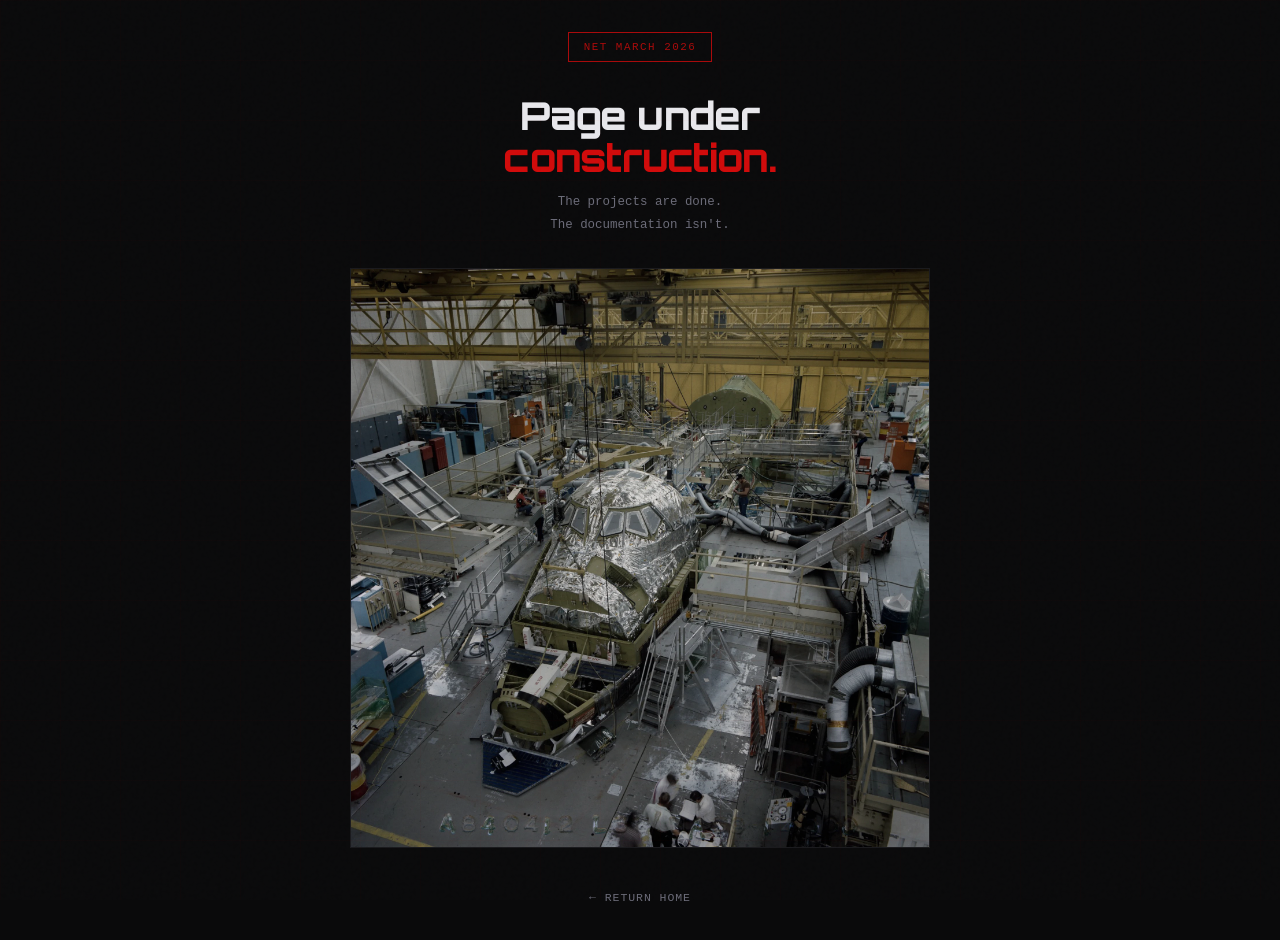
<file: projects.html>
<!DOCTYPE html>
<html lang="en">
<head>
  <meta charset="UTF-8" />
  <meta name="viewport" content="width=device-width, initial-scale=1.0"/>
  <title>Daire O'Sullivan — Propulsion Engineer</title>
  <link rel="preconnect" href="https://fonts.googleapis.com">
  <link href="https://fonts.googleapis.com/css2?family=Orbitron:wght@400..900&family=Quantico:ital,wght@0,400;0,700;1,400;1,700&display=swap" rel="stylesheet">
  <link rel="stylesheet" href="style.css">
  <link rel="icon" type="image/png" href="favicon.png">
  <style>
    *, *::before, *::after { box-sizing: border-box; margin: 0; padding: 0; }

    body {
      background: #0a0a0b;
      color: #e8e8ec;
      font-family: 'DM Mono', monospace;
      min-height: 100vh;
      display: flex;
      flex-direction: column;
      align-items: center;
      justify-content: center;
      padding: 2rem;
      text-align: center;
    }

    .image-wrap {
      position: relative;
      max-width: 580px;
      width: 100%;
      margin-bottom: 2.5rem;
    }

    .image-wrap img {
      width: 100%;
      display: block;
      border: 1px solid #1e1e24;
      filter: grayscale(25%) brightness(0.85);
    }

    .image-caption {
      position: absolute;
      bottom: 0; left: 0; right: 0;
      background: linear-gradient(transparent, rgba(10,10,11,0.92));
      padding: 2rem 1.5rem 1.2rem;
      text-align: left;
      font-size: 0.65rem;
      letter-spacing: 0.1em;
      text-transform: uppercase;
      color: #6b6b78;
    }

    .headline {
      font-family: 'Orbitron', sans-serif;
      font-size: clamp(1.6rem, 4vw, 2.4rem);
      font-weight: 800;
      letter-spacing: -0.02em;
      line-height: 1.1;
      margin-bottom: 0.8rem;
    }

    .headline span { color: #d10b0b; }

    .subline {
      font-size: 0.78rem;
      color: #6b6b78;
      line-height: 1.8;
      margin-bottom: 2rem;
      max-width: 380px;
    }

    .net {
      display: inline-block;
      font-size: 0.68rem;
      letter-spacing: 0.14em;
      text-transform: uppercase;
      color: #d10b0b;
      border: 1px solid #d10b0b;
      padding: 0.3rem 0.9rem;
      margin-bottom: 2rem;
      opacity: 0.8;
    }

    .back {
      font-size: 0.72rem;
      letter-spacing: 0.08em;
      text-transform: uppercase;
      color: #6b6b78;
      text-decoration: none;
      transition: color 0.2s;
    }

    .back:hover { color: #d10b0b; }
  </style>
</head>
<body>


  <div class="net">NET March 2026</div>

  <h1 class="headline">Page under<br><span>construction.</span></h1>

  <p class="subline">
    The projects are done.<br>
    The documentation isn't.
  </p>
  <div class="image-wrap">
    <img src="construction.png" alt="Under construction">
    <!--<div class="image-caption">Integration facility, circa 1984 — things take time</div>-->
  </div>

  <a href="index.html" class="back">← Return home</a>

</body>
</html>
</file>
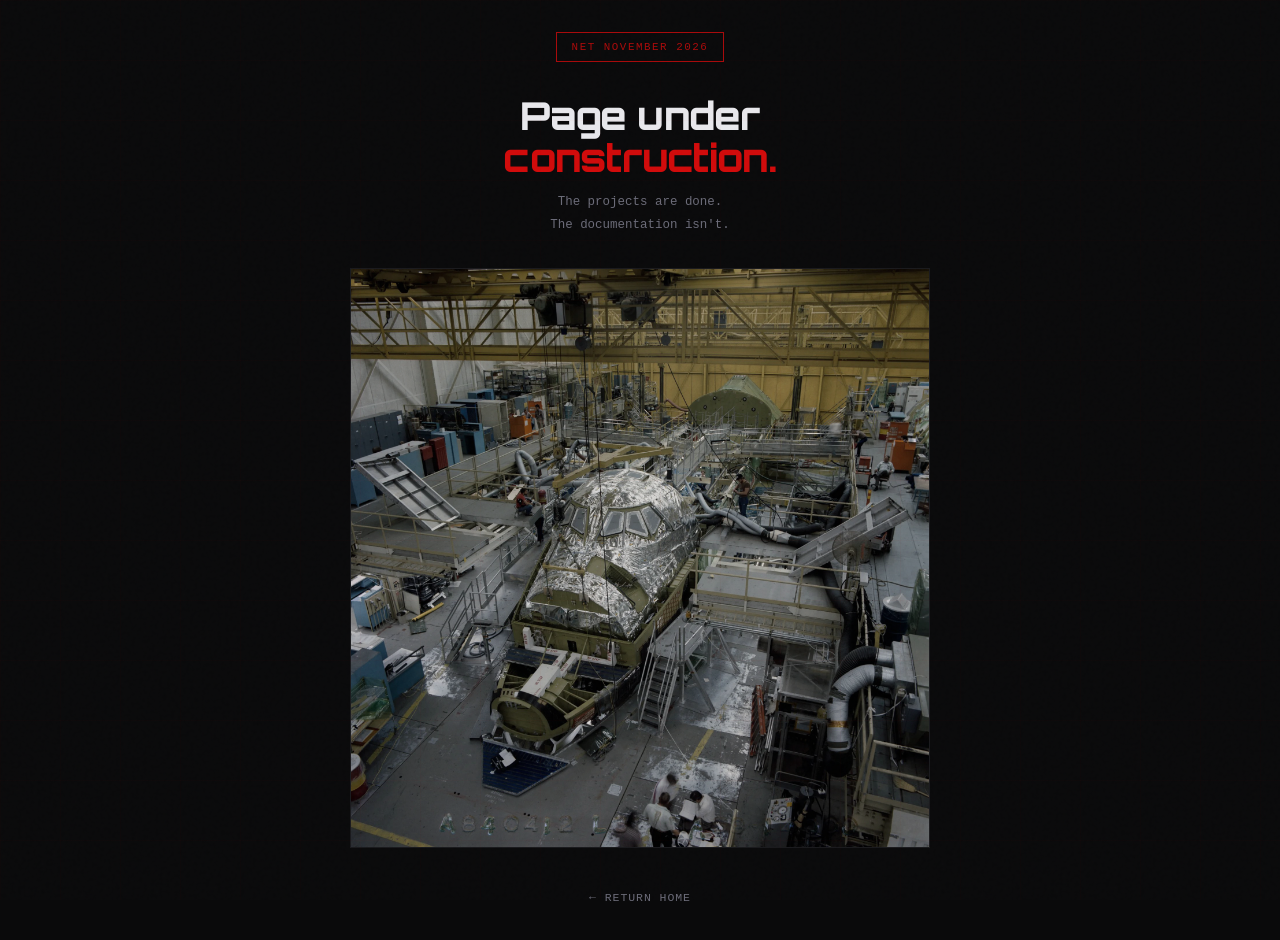
<file: wip.html>
<!DOCTYPE html>
<html lang="en">
<head>
  <meta charset="UTF-8" />
  <meta name="viewport" content="width=device-width, initial-scale=1.0"/>
  <title>Daire O'Sullivan — Propulsion Engineer</title>
  <link rel="preconnect" href="https://fonts.googleapis.com">
  <link href="https://fonts.googleapis.com/css2?family=Orbitron:wght@400..900&family=Quantico:ital,wght@0,400;0,700;1,400;1,700&display=swap" rel="stylesheet">
  <link rel="stylesheet" href="style.css">
  <link rel="icon" type="image/png" href="favicon.png">
  <style>
    *, *::before, *::after { box-sizing: border-box; margin: 0; padding: 0; }

    body {
      background: #0a0a0b;
      color: #e8e8ec;
      font-family: 'DM Mono', monospace;
      min-height: 100vh;
      display: flex;
      flex-direction: column;
      align-items: center;
      justify-content: center;
      padding: 2rem;
      text-align: center;
    }

    .image-wrap {
      position: relative;
      max-width: 580px;
      width: 100%;
      margin-bottom: 2.5rem;
    }

    .image-wrap img {
      width: 100%;
      display: block;
      border: 1px solid #1e1e24;
      filter: grayscale(25%) brightness(0.85);
    }

    .image-caption {
      position: absolute;
      bottom: 0; left: 0; right: 0;
      background: linear-gradient(transparent, rgba(10,10,11,0.92));
      padding: 2rem 1.5rem 1.2rem;
      text-align: left;
      font-size: 0.65rem;
      letter-spacing: 0.1em;
      text-transform: uppercase;
      color: #6b6b78;
    }

    .headline {
      font-family: 'Orbitron', sans-serif;
      font-size: clamp(1.6rem, 4vw, 2.4rem);
      font-weight: 800;
      letter-spacing: -0.02em;
      line-height: 1.1;
      margin-bottom: 0.8rem;
    }

    .headline span { color: #d10b0b; }

    .subline {
      font-size: 0.78rem;
      color: #6b6b78;
      line-height: 1.8;
      margin-bottom: 2rem;
      max-width: 380px;
    }

    .net {
      display: inline-block;
      font-size: 0.68rem;
      letter-spacing: 0.14em;
      text-transform: uppercase;
      color: #d10b0b;
      border: 1px solid #d10b0b;
      padding: 0.3rem 0.9rem;
      margin-bottom: 2rem;
      opacity: 0.8;
    }

    .back {
      font-size: 0.72rem;
      letter-spacing: 0.08em;
      text-transform: uppercase;
      color: #6b6b78;
      text-decoration: none;
      transition: color 0.2s;
    }

    .back:hover { color: #d10b0b; }
  </style>
</head>
<body>


  <div class="net">NET November 2026</div>

  <h1 class="headline">Page under<br><span>construction.</span></h1>

  <p class="subline">
    The projects are done.<br>
    The documentation isn't.
  </p>
  <div class="image-wrap">
    <img src="construction.png" alt="Under construction">
    <!--<div class="image-caption">Integration facility, circa 1984 — things take time</div>-->
  </div>

  <a href="index.html" class="back">← Return home</a>

</body>
</html>
</file>
<file: style.css>
*, *::before, *::after { box-sizing: border-box; margin: 0; padding: 0; }

:root {
  --bg: #38383e;
  --surface: #111114;
  --border: #1e1e24;
  --accent: #d10b0b;
  --accent-dim: rgba(209, 11, 11, 0.12);
  --text: #e8e8ec;
  --muted: #ffffff;
  --card-bg: #0f0f13;
}

html { scroll-behavior: smooth; }

body {
  background: var(--bg);
  color: var(--text);
  font-family: 'DM Mono', monospace;
  font-size: 14px;
  line-height: 1.7;
  overflow-x: hidden;
}

/* NOISE TEXTURE OVERLAY */
body::before {
  content: '';
  position: fixed;
  inset: 0;
  background-image: url("data:image/svg+xml,%3Csvg viewBox='0 0 256 256' xmlns='http://www.w3.org/2000/svg'%3E%3Cfilter id='noise'%3E%3CfeTurbulence type='fractalNoise' baseFrequency='0.9' numOctaves='4' stitchTiles='stitch'/%3E%3C/filter%3E%3Crect width='100%25' height='100%25' filter='url(%23noise)' opacity='0.04'/%3E%3C/svg%3E");
  pointer-events: none;
  z-index: 9999;
  opacity: 0.4;
}

/* GRID LINES */
body::after {
  content: '';
  position: fixed;
  inset: 0;
  background-image:
    linear-gradient(rgba(209, 11, 11,0.02) 1px, transparent 1px),
    linear-gradient(90deg, rgba(209, 11, 11,0.02) 1px, transparent 1px);
  background-size: 60px 60px;
  pointer-events: none;
  z-index: 0;
}

/* NAV */
nav {
  position: fixed;
  top: 0; left: 0; right: 0;
  z-index: 100;
  display: flex;
  justify-content: space-between;
  align-items: center;
  padding: 1.4rem 4rem;
  background: rgba(10,10,11,0.85);
  backdrop-filter: blur(12px);
  border-bottom: 1px solid var(--border);
}

.nav-logo {
  font-family: 'Quantico', sans-serif;
  font-weight: 800;
  font-size: 1.1rem;
  letter-spacing: -0.02em;
  color: var(--accent);
  text-decoration: none;
}

.nav-links {
  display: flex;
  gap: 2.5rem;
  list-style: none;
}

.nav-links a {
  color: var(--muted);
  text-decoration: none;
  font-size: 0.78rem;
  letter-spacing: 0.08em;
  text-transform: uppercase;
  transition: color 0.2s;
}

.nav-links a:hover,
.nav-links a.active { color: var(--accent); }

/* SECTION HEADERS */
.section-header {
  display: flex;
  align-items: baseline;
  gap: 1.5rem;
  margin-bottom: 3rem;
}

.section-label {
  font-size: 0.7rem;
  letter-spacing: 0.14em;
  text-transform: uppercase;
  color: var(--accent);
  white-space: nowrap;
}

.section-title {
  font-family: 'Quantico', sans-serif;
  font-size: clamp(1.8rem, 3vw, 2.5rem);
  font-weight: 700;
  letter-spacing: -0.02em;
}

.section-line {
  flex: 1;
  height: 1px;
  background: var(--border);
}

/* BUTTONS */
.btn {
  display: inline-block;
  text-decoration: none;
  font-size: 0.78rem;
  letter-spacing: 0.08em;
  text-transform: uppercase;
  padding: 0.75rem 1.8rem;
  transition: all 0.2s;
  cursor: pointer;
  font-family: 'DM Mono', monospace;
}

.btn-primary {
  background: var(--accent);
  color: #0a0a0b;
  font-weight: 500;
}

.btn-primary:hover { background: #fff; }

.btn-outline {
  border: 1px solid var(--border);
  color: var(--muted);
}

.btn-outline:hover {
  border-color: var(--accent);
  color: var(--accent);
}

/* PROJECT CARDS */
.projects-grid {
  display: grid;
  grid-template-columns: repeat(2, 1fr);
  gap: 1.5px;
  background: var(--border);
  border: 1.5px solid var(--border);
}

.project-card {
  background: var(--card-bg);
  padding: 2.5rem;
  position: relative;
  overflow: hidden;
  transition: background 0.3s;
  text-decoration: none;
  color: inherit;
  display: block;
}

.project-card::before {
  content: '';
  position: absolute;
  top: 0; left: 0; right: 0;
  height: 2px;
  background: var(--accent);
  transform: scaleX(0);
  transform-origin: left;
  transition: transform 0.4s ease;
}

.project-card:hover { background: #13131a; }
.project-card:hover::before { transform: scaleX(1); }

.project-index {
  font-size: 0.65rem;
  letter-spacing: 0.12em;
  color: var(--accent);
  margin-bottom: 1.2rem;
  display: block;
}

.project-title {
  font-family: 'Quantico', sans-serif;
  font-size: 1.25rem;
  font-weight: 700;
  letter-spacing: -0.01em;
  margin-bottom: 0.8rem;
  color: var(--text);
}

.project-desc {
  font-size: 0.82rem;
  color: var(--muted);
  line-height: 1.8;
  margin-bottom: 1.5rem;
}

.project-tags {
  display: flex;
  flex-wrap: wrap;
  gap: 0.5rem;
  margin-bottom: 1.5rem;
}

.tag {
  font-size: 0.65rem;
  letter-spacing: 0.1em;
  text-transform: uppercase;
  color: var(--muted);
  border: 1px solid var(--border);
  padding: 0.2rem 0.6rem;
  transition: all 0.2s;
}

.project-card:hover .tag {
  border-color: rgba(209, 11, 11,0.2);
  color: rgba(209, 11, 11,0.7);
}

.project-more {
  font-size: 0.72rem;
  letter-spacing: 0.08em;
  text-transform: uppercase;
  color: var(--muted);
  transition: color 0.2s;
  display: flex;
  align-items: center;
  gap: 0.4rem;
}

.project-card:hover .project-more { color: var(--accent); }

/* FOOTER */
footer {
  position: relative;
  z-index: 1;
  border-top: 1px solid var(--border);
  padding: 1.5rem 4rem;
  display: flex;
  justify-content: space-between;
  align-items: center;
}

footer p {
  font-size: 0.7rem;
  color: var(--muted);
  letter-spacing: 0.06em;
}

/* ANIMATIONS */
@keyframes fadeUp {
  from { opacity: 0; transform: translateY(20px); }
  to { opacity: 1; transform: translateY(0); }
}

.reveal {
  opacity: 0;
  transform: translateY(24px);
  transition: opacity 0.7s ease, transform 0.7s ease;
}

.reveal.visible {
  opacity: 1;
  transform: translateY(0);
}

/* RESPONSIVE */
@media (max-width: 768px) {
  .hero { padding: 8rem 1.5rem 4rem; min-height: auto; }

  .about { padding: 4rem 1.5rem; }
  .about-inner { 
    grid-template-columns: 1fr; 
    gap: 2rem; 
  }
  .about-photo-wrap { 
    max-width: 200px; 
    margin: 0 auto; 
  }

  .featured { padding: 0 1.5rem 4rem; }
  .projects-grid { 
    grid-template-columns: 1fr; 
  }

  .contact { 
    padding: 4rem 1.5rem; 
    grid-template-columns: 1fr; 
    gap: 3rem; 
  }
}
.hero { justify-content: space-between; gap: 4rem; }
.hero-inner { flex: 1 1 0; min-width: 0; }

/* shrink the name slightly so it fits beside the slideshow */
.hero-name { font-size: clamp(3rem, 6vw, 5.5rem); }

.hero-slideshow-wrap {
  position: relative;
  flex: 0 0 clamp(300px, 36%, 460px);
  aspect-ratio: 4 / 5;
  animation: fadeUp 0.6s 0.3s ease both;
}

/* same corner accent as your About photo */
.hero-slideshow-wrap::after {
  content: '';
  position: absolute;
  bottom: -10px; right: -10px;
  width: 60px; height: 60px;
  border-right: 1px solid var(--accent);
  border-bottom: 1px solid var(--accent);
  opacity: 0.5;
}

.hero-slideshow {
  position: relative;
  width: 100%;
  height: 100%;
  overflow: hidden;
  border: 1px solid var(--border);
}

.slide {
  position: absolute;
  inset: 0;
  margin: 0;
  opacity: 0;
  transition: opacity 1s ease;
}

.slide.active { opacity: 1; }

.slide img {
  width: 100%;
  height: 100%;
  object-fit: cover;
  display: block;
  filter: grayscale(20%);
}

.slide-dots {
  position: absolute;
  bottom: 0.8rem;
  left: 50%;
  transform: translateX(-50%);
  display: flex;
  gap: 0.5rem;
  z-index: 2;
}

.slide-dots button {
  width: 8px;
  height: 8px;
  padding: 0;
  border-radius: 50%;
  border: 1px solid var(--accent);
  background: transparent;
  cursor: pointer;
}

.slide-dots button.active { background: var(--accent); }

@media (max-width: 900px) {
  .hero { flex-direction: column; align-items: stretch; gap: 3rem; }
  .hero-slideshow-wrap { flex: none; width: 100%; max-width: 460px; }
}
.pdf-embed {
  width: 100%;
  height: 80vh;
  margin: 2rem 0 1rem;
  border: 1px solid var(--border);
  background: var(--surface);
}

.pdf-embed object {
  width: 100%;
  height: 100%;
  display: block;
}

.pdf-embed p {
  padding: 2rem;
  text-align: center;
}

a.inline-link {
  color: #e5484d;
  text-decoration: underline;
  text-underline-offset: 3px;
  text-decoration-thickness: 1px;
  transition: color 0.2s;
}

a.inline-link:hover {
  color: #ff6b6f;
}
</file>
